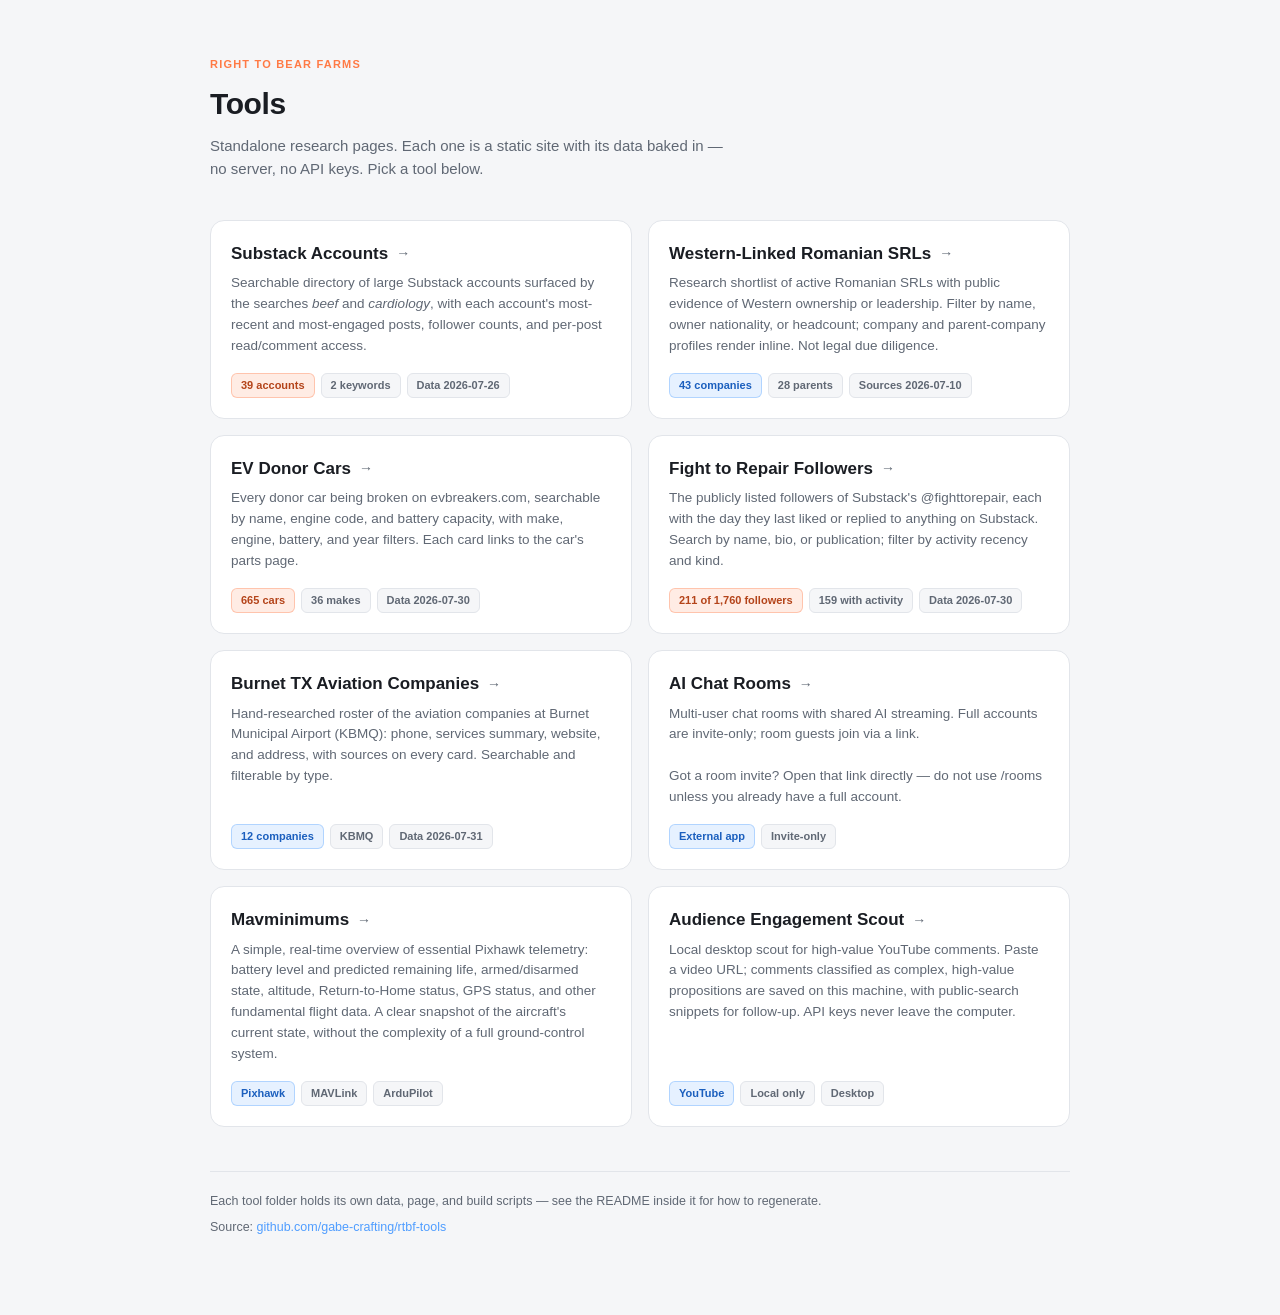
<file: index.html>
<!DOCTYPE html>
<html lang="en">
<head>
<meta charset="utf-8">
<meta name="viewport" content="width=device-width, initial-scale=1">
<title>RTBF Tools</title>
<style>
  :root{
    --bg:#0f1115; --card:#181b22; --card2:#1f232c; --line:#2a2f3a;
    --text:#e8eaed; --muted:#9aa3af; --accent:#ff7a45; --accent2:#4f9dff;
  }
  @media (prefers-color-scheme: light){
    :root{--bg:#f5f6f8;--card:#fff;--card2:#f0f2f5;--line:#e2e5ea;--text:#1a1d23;--muted:#606874;}
  }
  *{box-sizing:border-box}
  body{margin:0;background:var(--bg);color:var(--text);
    font:15px/1.55 -apple-system,BlinkMacSystemFont,"Segoe UI",Roboto,Helvetica,Arial,sans-serif}
  .wrap{max-width:900px;margin:0 auto;padding:56px 20px 72px}
  .eyebrow{font-size:11px;text-transform:uppercase;letter-spacing:1.2px;color:var(--accent);
    font-weight:700;margin:0 0 8px}
  h1{font-size:30px;margin:0 0 6px;letter-spacing:-.4px}
  .sub{color:var(--muted);margin:0 0 40px;font-size:15px;max-width:62ch}

  .grid{display:grid;gap:16px}
  @media(min-width:700px){.grid{grid-template-columns:1fr 1fr}}

  .tool{display:flex;flex-direction:column;background:var(--card);border:1px solid var(--line);
    border-radius:14px;padding:20px;text-decoration:none;color:inherit;
    transition:border-color .15s,transform .15s,background .15s}
  .tool:hover{border-color:var(--accent2);background:var(--card2);transform:translateY(-2px)}
  .tool:focus-visible{outline:2px solid var(--accent2);outline-offset:2px}
  .tool h2{font-size:17px;margin:0 0 6px;display:flex;align-items:center;gap:8px}
  .tool h2 .arrow{color:var(--muted);font-size:14px;transition:transform .15s,color .15s}
  .tool:hover h2 .arrow{color:var(--accent2);transform:translateX(3px)}
  .tool p{margin:0 0 16px;color:var(--muted);font-size:13.5px;flex:1}

  .stats{display:flex;flex-wrap:wrap;gap:6px}
  .stat{font-size:11px;font-weight:600;padding:3px 9px;border-radius:6px;
    background:var(--card2);border:1px solid var(--line);color:var(--muted);
    font-variant-numeric:tabular-nums;white-space:nowrap}
  @media (prefers-color-scheme: light){.stat{background:var(--bg)}}
  .stat.beef{background:rgba(255,122,69,.14);border-color:rgba(255,122,69,.35);color:var(--accent)}
  .stat.blue{background:rgba(79,157,255,.14);border-color:rgba(79,157,255,.35);color:var(--accent2)}
  @media (prefers-color-scheme: light){
    .stat.beef{color:#b4441a}
    .stat.blue{color:#1b5fbe}
  }

  .foot{margin-top:44px;padding-top:20px;border-top:1px solid var(--line);
    color:var(--muted);font-size:12.5px}
  .foot a{color:var(--accent2);text-decoration:none}
  .foot a:hover{text-decoration:underline}
  .foot p{margin:0 0 6px}
</style>
</head>
<body>
<div class="wrap">
  <p class="eyebrow">Right to Bear Farms</p>
  <h1>Tools</h1>
  <p class="sub">Standalone research pages. Each one is a static site with its data
    baked in &mdash; no server, no API keys. Pick a tool below.</p>

  <div class="grid">

    <a class="tool" href="substack-accounts/index.html">
      <h2>Substack Accounts <span class="arrow" aria-hidden="true">&rarr;</span></h2>
      <p>Searchable directory of large Substack accounts surfaced by the searches
         <em>beef</em> and <em>cardiology</em>, with each account's most-recent and
         most-engaged posts, follower counts, and per-post read/comment access.</p>
      <div class="stats">
        <span class="stat beef">39 accounts</span>
        <span class="stat">2 keywords</span>
        <span class="stat">Data 2026-07-26</span>
      </div>
    </a>

    <a class="tool" href="romanian-western-companies/index.html">
      <h2>Western-Linked Romanian SRLs <span class="arrow" aria-hidden="true">&rarr;</span></h2>
      <p>Research shortlist of active Romanian SRLs with public evidence of Western
         ownership or leadership. Filter by name, owner nationality, or headcount;
         company and parent-company profiles render inline. Not legal due diligence.</p>
      <div class="stats">
        <span class="stat blue">43 companies</span>
        <span class="stat">28 parents</span>
        <span class="stat">Sources 2026-07-10</span>
      </div>
    </a>

    <a class="tool" href="ev-donor-cars/index.html">
      <h2>EV Donor Cars <span class="arrow" aria-hidden="true">&rarr;</span></h2>
      <p>Every donor car being broken on evbreakers.com, searchable by name,
         engine code, and battery capacity, with make, engine, battery, and year
         filters. Each card links to the car's parts page.</p>
      <div class="stats">
        <span class="stat beef">665 cars</span>
        <span class="stat">36 makes</span>
        <span class="stat">Data 2026-07-30</span>
      </div>
    </a>

    <a class="tool" href="fighttorepair-followers/index.html">
      <h2>Fight to Repair Followers <span class="arrow" aria-hidden="true">&rarr;</span></h2>
      <p>The publicly listed followers of Substack's @fighttorepair, each with the
         day they last liked or replied to anything on Substack. Search by name,
         bio, or publication; filter by activity recency and kind.</p>
      <div class="stats">
        <span class="stat beef">211 of 1,760 followers</span>
        <span class="stat">159 with activity</span>
        <span class="stat">Data 2026-07-30</span>
      </div>
    </a>

    <a class="tool" href="burnet-aviation/index.html">
      <h2>Burnet TX Aviation Companies <span class="arrow" aria-hidden="true">&rarr;</span></h2>
      <p>Hand-researched roster of the aviation companies at Burnet Municipal
         Airport (KBMQ): phone, services summary, website, and address, with
         sources on every card. Searchable and filterable by type.</p>
      <div class="stats">
        <span class="stat blue">12 companies</span>
        <span class="stat">KBMQ</span>
        <span class="stat">Data 2026-07-31</span>
      </div>
    </a>

    <a class="tool" href="https://ai-chat-rooms-tau.vercel.app/">
      <h2>AI Chat Rooms <span class="arrow" aria-hidden="true">&rarr;</span></h2>
      <p>Multi-user chat rooms with shared AI streaming. Full accounts are
         invite-only; room guests join via a link.<br><br>
         Got a room invite? Open that link directly &mdash; do not use /rooms
         unless you already have a full account.</p>
      <div class="stats">
        <span class="stat blue">External app</span>
        <span class="stat">Invite-only</span>
      </div>
    </a>

    <a class="tool" href="mavminimums/index.html">
      <h2>Mavminimums <span class="arrow" aria-hidden="true">&rarr;</span></h2>
      <p>A simple, real-time overview of essential Pixhawk telemetry: battery
         level and predicted remaining life, armed/disarmed state, altitude,
         Return-to-Home status, GPS status, and other fundamental flight data.
         A clear snapshot of the aircraft's current state, without the
         complexity of a full ground-control system.</p>
      <div class="stats">
        <span class="stat blue">Pixhawk</span>
        <span class="stat">MAVLink</span>
        <span class="stat">ArduPilot</span>
      </div>
    </a>

    <a class="tool">
      <h2>Audience Engagement Scout <span class="arrow" aria-hidden="true">&rarr;</span></h2>
      <p>Local desktop scout for high-value YouTube comments. Paste a video URL;
         comments classified as complex, high-value propositions are saved on
         this machine, with public-search snippets for follow-up. API keys never
         leave the computer.</p>
      <div class="stats">
        <span class="stat blue">YouTube</span>
        <span class="stat">Local only</span>
        <span class="stat">Desktop</span>
      </div>
    </a>

  </div>

  <div class="foot">
    <p>Each tool folder holds its own data, page, and build scripts &mdash; see the
       README inside it for how to regenerate.</p>
    <p>Source: <a href="https://github.com/gabe-crafting/rtbf-tools">github.com/gabe-crafting/rtbf-tools</a></p>
  </div>
</div>
</body>
</html>
</file>
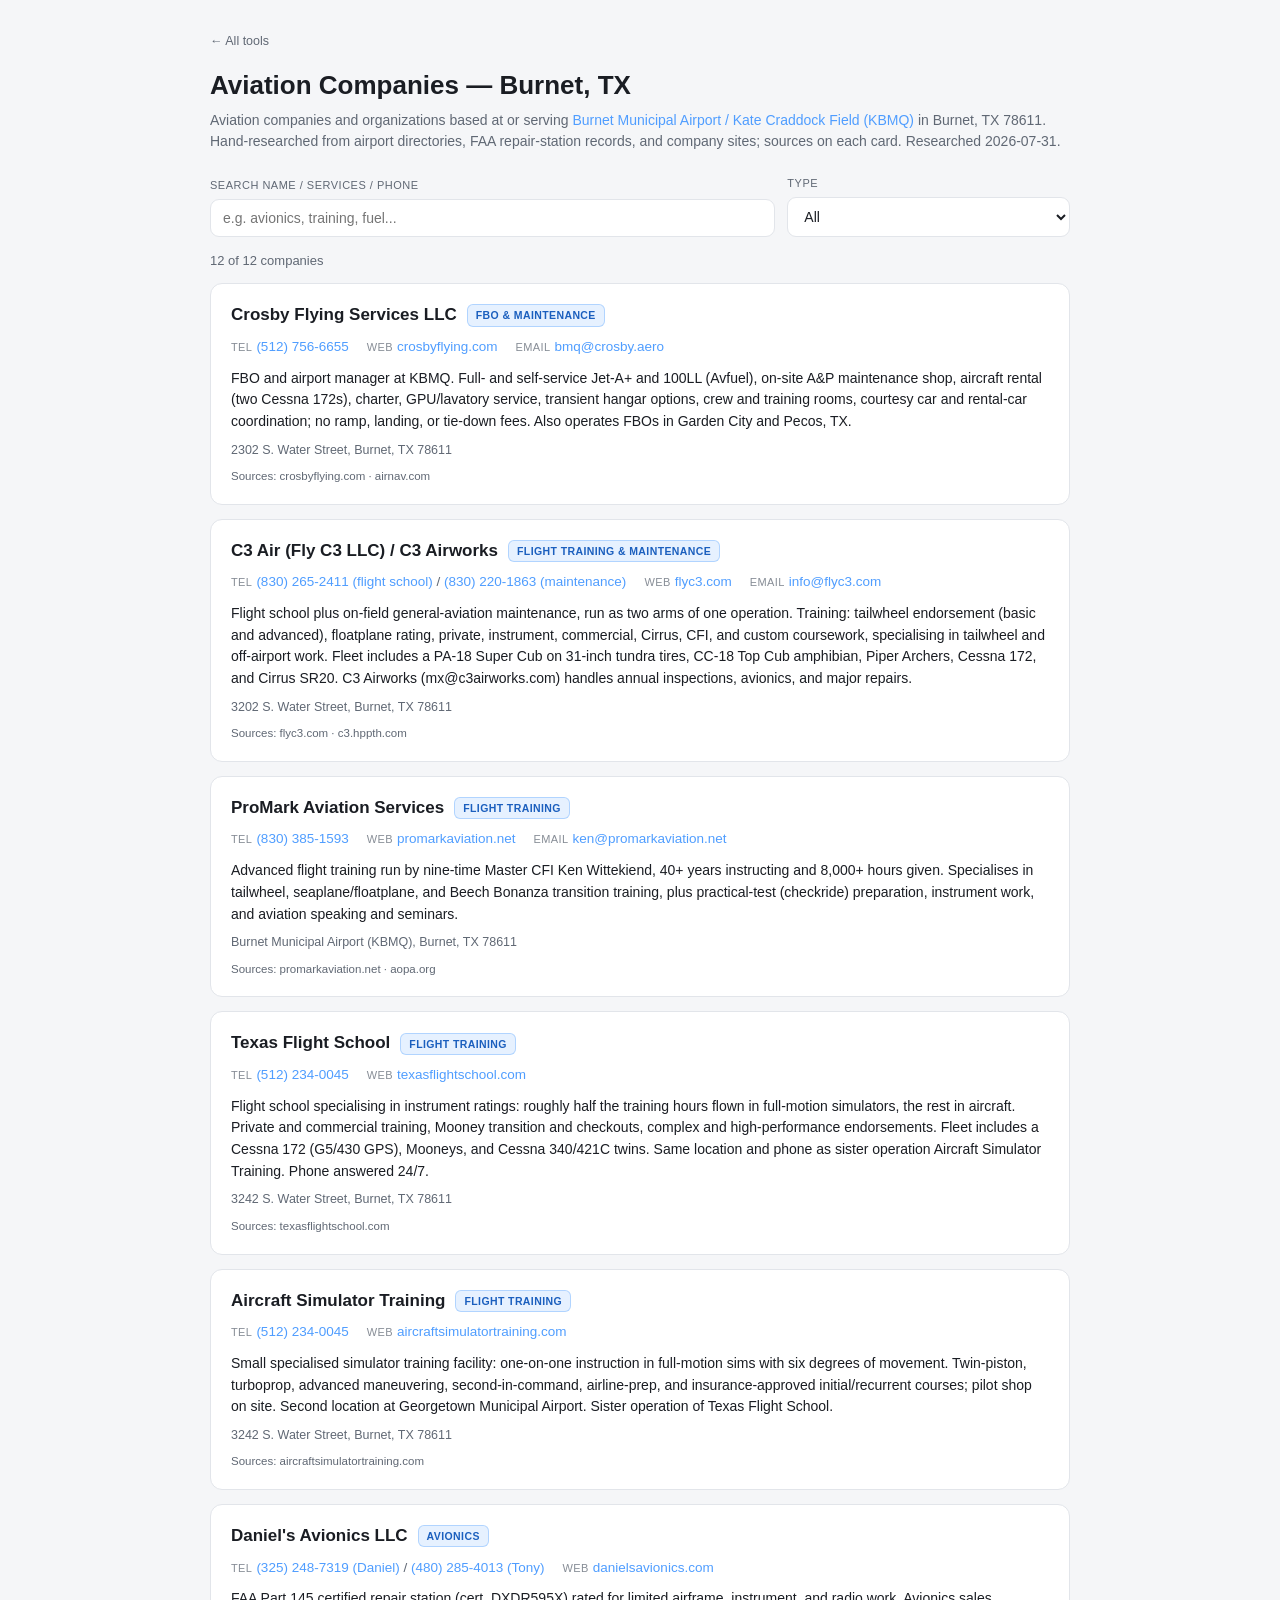
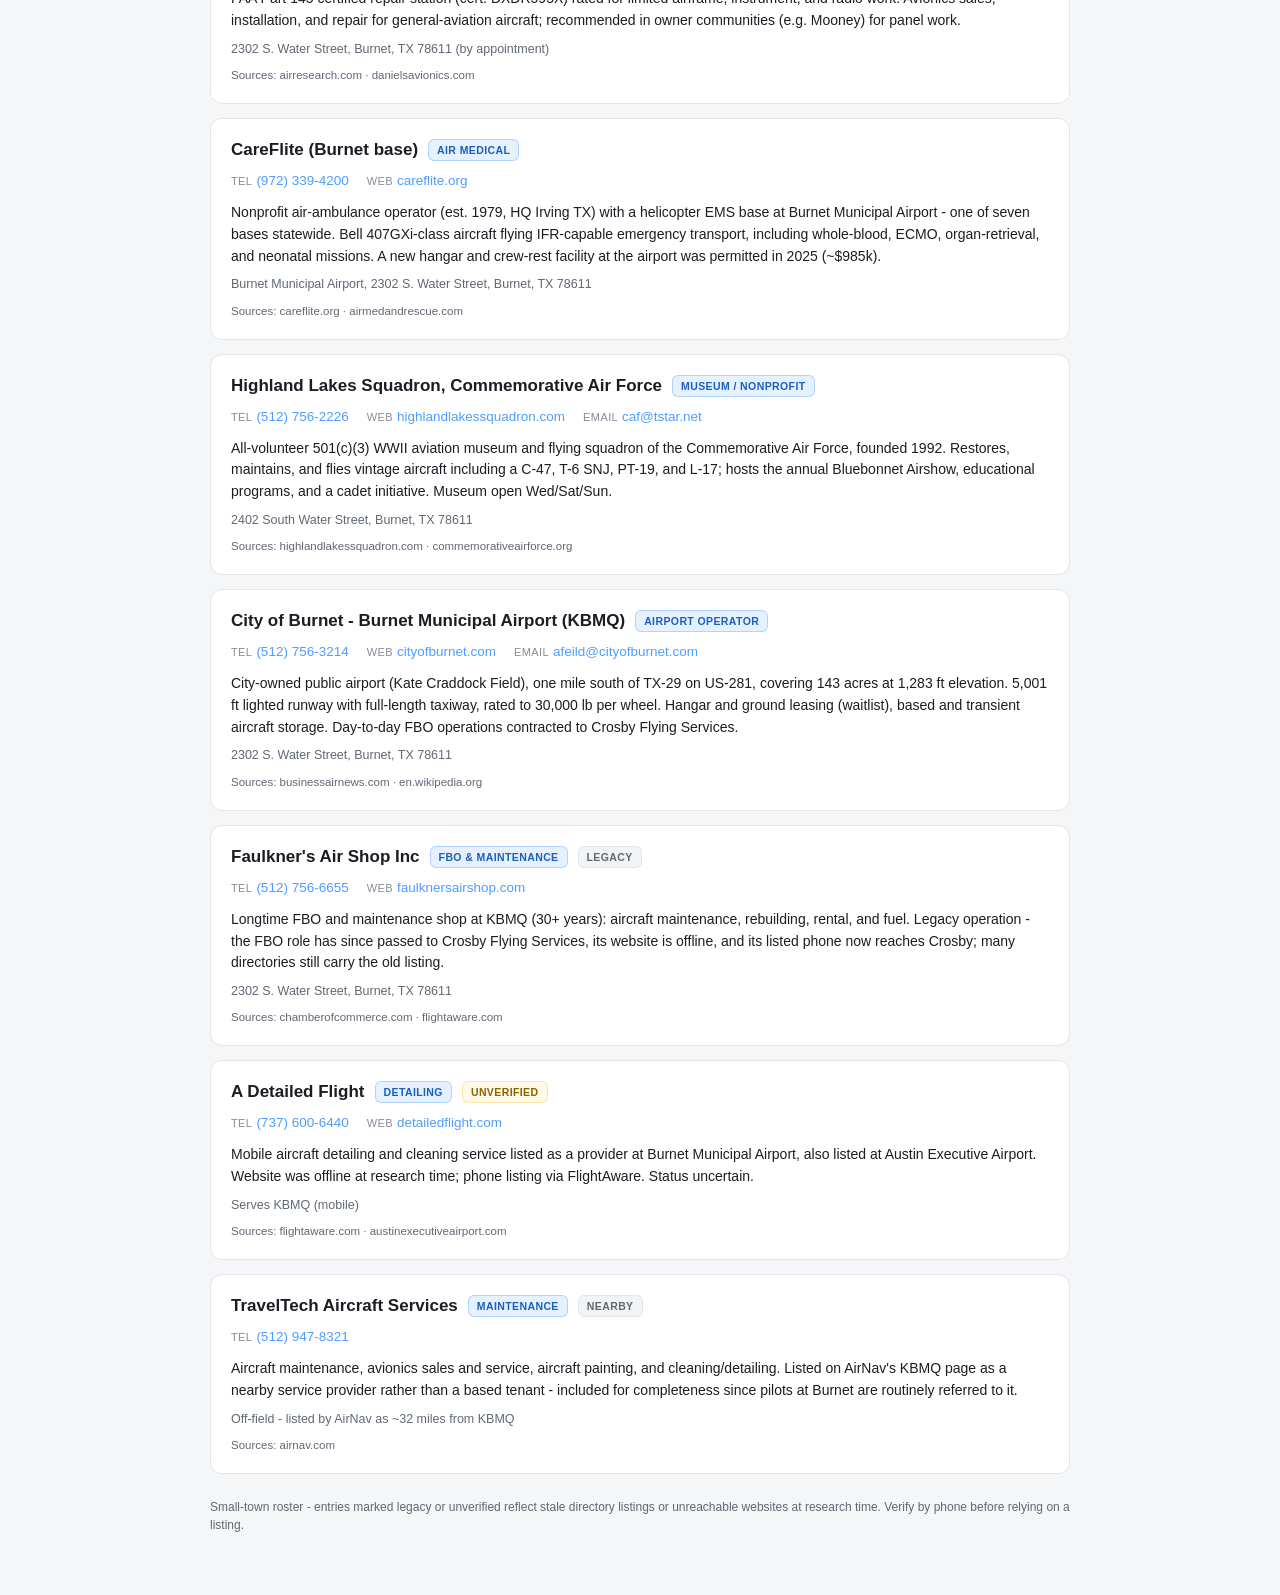
<file: burnet-aviation/index.html>
<!DOCTYPE html>
<html lang="en">
<head>
<meta charset="utf-8">
<meta name="viewport" content="width=device-width, initial-scale=1">
<title>Aviation Companies - Burnet, TX</title>
<style>
  :root{
    --bg:#0f1115; --card:#181b22; --card2:#1f232c; --line:#2a2f3a;
    --text:#e8eaed; --muted:#9aa3af; --accent:#ff7a45; --accent2:#4f9dff;
    --green:#3ecf8e; --yellow:#f5c542;
  }
  @media (prefers-color-scheme: light){
    :root{--bg:#f5f6f8;--card:#fff;--card2:#f0f2f5;--line:#e2e5ea;--text:#1a1d23;--muted:#606874;
      --green:#0f7a4d;--yellow:#8a6300;}
  }
  *{box-sizing:border-box}
  body{margin:0;background:var(--bg);color:var(--text);font:15px/1.55 -apple-system,BlinkMacSystemFont,"Segoe UI",Roboto,Helvetica,Arial,sans-serif}
  .wrap{max-width:900px;margin:0 auto;padding:28px 20px 60px}
  h1{font-size:26px;margin:0 0 4px}
  .sub{color:var(--muted);margin:0 0 22px;font-size:14px}
  .sub a{color:var(--accent2);text-decoration:none}
  .sub a:hover{text-decoration:underline}
  .home{display:inline-block;margin-bottom:14px;color:var(--muted);text-decoration:none;font-size:12.5px}
  .home:hover{color:var(--accent2);text-decoration:underline}

  .controls{display:grid;grid-template-columns:2fr 1fr;gap:12px;align-items:end;margin-bottom:8px}
  @media(max-width:560px){.controls{grid-template-columns:1fr}}
  .fld{display:flex;flex-direction:column;gap:5px}
  .fld label{font-size:11px;text-transform:uppercase;letter-spacing:.5px;color:var(--muted)}
  input[type=search],select{background:var(--card);border:1px solid var(--line);color:var(--text);
    border-radius:9px;padding:10px 12px;font-size:14px;outline:none;width:100%}
  input[type=search]:focus,select:focus{border-color:var(--accent)}
  .meta{display:flex;justify-content:space-between;align-items:center;margin:14px 0 12px;color:var(--muted);font-size:13px}

  .co{background:var(--card);border:1px solid var(--line);border-radius:12px;padding:18px 20px;margin-bottom:14px}
  .co:hover{border-color:var(--accent2)}
  .co h2{font-size:17px;margin:0 0 2px;display:flex;align-items:center;gap:10px;flex-wrap:wrap}
  .type{font-size:10.5px;font-weight:700;padding:2px 8px;border-radius:6px;text-transform:uppercase;
    letter-spacing:.4px;background:rgba(79,157,255,.14);border:1px solid rgba(79,157,255,.35);color:var(--accent2)}
  .type.legacy{background:rgba(154,163,175,.13);border-color:var(--line);color:var(--muted)}
  .type.unverified{background:rgba(245,197,66,.13);border-color:rgba(245,197,66,.35);color:var(--yellow)}
  .type.nearby{background:rgba(154,163,175,.13);border-color:var(--line);color:var(--muted)}
  @media (prefers-color-scheme: light){.type{color:#1b5fbe}}
  .contact{display:flex;flex-wrap:wrap;gap:6px 18px;margin:8px 0 10px;font-size:13.5px;color:var(--muted)}
  .contact a{color:var(--accent2);text-decoration:none}
  .contact a:hover{text-decoration:underline}
  .contact .lbl{color:var(--muted);opacity:.75;margin-right:4px;font-size:11px;text-transform:uppercase;letter-spacing:.4px}
  .svc{margin:0;color:var(--text);font-size:14px}
  .addr{color:var(--muted);font-size:12.5px;margin-top:8px}
  .src{margin-top:8px;font-size:11.5px;color:var(--muted)}
  .src a{color:var(--muted);text-decoration:none}
  .src a:hover{color:var(--accent2);text-decoration:underline}
  .empty{padding:40px;text-align:center;color:var(--muted)}
  .foot{margin-top:24px;color:var(--muted);font-size:12px}
</style>
</head>
<body>
<div class="wrap">
  <a class="home" href="../index.html">&larr; All tools</a>
  <h1>Aviation Companies &mdash; Burnet, TX</h1>
  <p class="sub" id="sub"></p>

  <div class="controls">
    <div class="fld">
      <label>Search name / services / phone</label>
      <input id="q" type="search" placeholder="e.g. avionics, training, fuel..." autocomplete="off">
    </div>
    <div class="fld">
      <label>Type</label>
      <select id="type"><option value="">All</option></select>
    </div>
  </div>

  <div class="meta"><div id="count"></div></div>

  <div id="list"></div>
  <div class="empty" id="empty" hidden>No companies match.</div>

  <div class="foot" id="foot"></div>
</div>

<script id="companies-data" type="application/json">
{"place":"Burnet, TX 78611","airport":"Burnet Municipal Airport / Kate Craddock Field (KBMQ)","researched":"2026-07-31","companies":[{"name":"Crosby Flying Services LLC","type":"FBO & Maintenance","phone":"(512) 756-6655","email":"bmq@crosby.aero","address":"2302 S. Water Street, Burnet, TX 78611","website":"https://www.crosbyflying.com","services":"FBO and airport manager at KBMQ. Full- and self-service Jet-A+ and 100LL (Avfuel), on-site A&P maintenance shop, aircraft rental (two Cessna 172s), charter, GPU/lavatory service, transient hangar options, crew and training rooms, courtesy car and rental-car coordination; no ramp, landing, or tie-down fees. Also operates FBOs in Garden City and Pecos, TX.","status":"active","sources":["https://www.crosbyflying.com/burnet-1","http://www.airnav.com/airport/kbmq"]},{"name":"C3 Air (Fly C3 LLC) / C3 Airworks","type":"Flight Training & Maintenance","phone":"(830) 265-2411 (flight school) / (830) 220-1863 (maintenance)","email":"info@flyc3.com","address":"3202 S. Water Street, Burnet, TX 78611","website":"https://www.flyc3.com","services":"Flight school plus on-field general-aviation maintenance, run as two arms of one operation. Training: tailwheel endorsement (basic and advanced), floatplane rating, private, instrument, commercial, Cirrus, CFI, and custom coursework, specialising in tailwheel and off-airport work. Fleet includes a PA-18 Super Cub on 31-inch tundra tires, CC-18 Top Cub amphibian, Piper Archers, Cessna 172, and Cirrus SR20. C3 Airworks (mx@c3airworks.com) handles annual inspections, avionics, and major repairs.","status":"active","sources":["https://www.flyc3.com/about-c3","https://c3.hppth.com/"]},{"name":"ProMark Aviation Services","type":"Flight Training","phone":"(830) 385-1593","email":"ken@promarkaviation.net","address":"Burnet Municipal Airport (KBMQ), Burnet, TX 78611","website":"https://www.promarkaviation.net","services":"Advanced flight training run by nine-time Master CFI Ken Wittekiend, 40+ years instructing and 8,000+ hours given. Specialises in tailwheel, seaplane/floatplane, and Beech Bonanza transition training, plus practical-test (checkride) preparation, instrument work, and aviation speaking and seminars.","status":"active","sources":["https://www.promarkaviation.net","https://www.aopa.org/destinations/business/29971"]},{"name":"Texas Flight School","type":"Flight Training","phone":"(512) 234-0045","email":null,"address":"3242 S. Water Street, Burnet, TX 78611","website":"https://texasflightschool.com","services":"Flight school specialising in instrument ratings: roughly half the training hours flown in full-motion simulators, the rest in aircraft. Private and commercial training, Mooney transition and checkouts, complex and high-performance endorsements. Fleet includes a Cessna 172 (G5/430 GPS), Mooneys, and Cessna 340/421C twins. Same location and phone as sister operation Aircraft Simulator Training. Phone answered 24/7.","status":"active","sources":["https://texasflightschool.com/"]},{"name":"Aircraft Simulator Training","type":"Flight Training","phone":"(512) 234-0045","email":null,"address":"3242 S. Water Street, Burnet, TX 78611","website":"https://aircraftsimulatortraining.com","services":"Small specialised simulator training facility: one-on-one instruction in full-motion sims with six degrees of movement. Twin-piston, turboprop, advanced maneuvering, second-in-command, airline-prep, and insurance-approved initial/recurrent courses; pilot shop on site. Second location at Georgetown Municipal Airport. Sister operation of Texas Flight School.","status":"active","sources":["https://aircraftsimulatortraining.com/contact-us/"]},{"name":"Daniel's Avionics LLC","type":"Avionics","phone":"(325) 248-7319 (Daniel) / (480) 285-4013 (Tony)","email":null,"address":"2302 S. Water Street, Burnet, TX 78611 (by appointment)","website":"https://danielsavionics.com","services":"FAA Part 145 certified repair station (cert. DXDR595X) rated for limited airframe, instrument, and radio work. Avionics sales, installation, and repair for general-aviation aircraft; recommended in owner communities (e.g. Mooney) for panel work.","status":"active","sources":["https://www.airresearch.com/features/repair-stations/city/burnet-texas/","https://danielsavionics.com/contact"]},{"name":"CareFlite (Burnet base)","type":"Air Medical","phone":"(972) 339-4200","email":null,"address":"Burnet Municipal Airport, 2302 S. Water Street, Burnet, TX 78611","website":"https://careflite.org","services":"Nonprofit air-ambulance operator (est. 1979, HQ Irving TX) with a helicopter EMS base at Burnet Municipal Airport - one of seven bases statewide. Bell 407GXi-class aircraft flying IFR-capable emergency transport, including whole-blood, ECMO, organ-retrieval, and neonatal missions. A new hangar and crew-rest facility at the airport was permitted in 2025 (~$985k).","status":"active","sources":["https://careflite.org/helicopter-ems","https://www.airmedandrescue.com/latest/news/careflite-open-new-air-medical-base-texas"]},{"name":"Highland Lakes Squadron, Commemorative Air Force","type":"Museum / Nonprofit","phone":"(512) 756-2226","email":"caf@tstar.net","address":"2402 South Water Street, Burnet, TX 78611","website":"https://www.highlandlakessquadron.com","services":"All-volunteer 501(c)(3) WWII aviation museum and flying squadron of the Commemorative Air Force, founded 1992. Restores, maintains, and flies vintage aircraft including a C-47, T-6 SNJ, PT-19, and L-17; hosts the annual Bluebonnet Airshow, educational programs, and a cadet initiative. Museum open Wed/Sat/Sun.","status":"active","sources":["https://www.highlandlakessquadron.com/website-builder/contact-us","https://commemorativeairforce.org/units/40"]},{"name":"City of Burnet - Burnet Municipal Airport (KBMQ)","type":"Airport Operator","phone":"(512) 756-3214","email":"afeild@cityofburnet.com","address":"2302 S. Water Street, Burnet, TX 78611","website":"https://www.cityofburnet.com/airport","services":"City-owned public airport (Kate Craddock Field), one mile south of TX-29 on US-281, covering 143 acres at 1,283 ft elevation. 5,001 ft lighted runway with full-length taxiway, rated to 30,000 lb per wheel. Hangar and ground leasing (waitlist), based and transient aircraft storage. Day-to-day FBO operations contracted to Crosby Flying Services.","status":"active","sources":["https://www.businessairnews.com/hb_airportpage.html?recnum=7871","https://en.wikipedia.org/wiki/Burnet_Municipal_Airport"]},{"name":"Faulkner's Air Shop Inc","type":"FBO & Maintenance","phone":"(512) 756-6655","email":null,"address":"2302 S. Water Street, Burnet, TX 78611","website":"http://faulknersairshop.com","services":"Longtime FBO and maintenance shop at KBMQ (30+ years): aircraft maintenance, rebuilding, rental, and fuel. Legacy operation - the FBO role has since passed to Crosby Flying Services, its website is offline, and its listed phone now reaches Crosby; many directories still carry the old listing.","status":"legacy","sources":["https://www.chamberofcommerce.com/united-states/texas/burnet/aircraft-rental-service/6727813-faulkners-air-shop","https://www.flightaware.com/resources/airport/KBMQ/services"]},{"name":"A Detailed Flight","type":"Detailing","phone":"(737) 600-6440","email":null,"address":"Serves KBMQ (mobile)","website":"http://www.detailedflight.com","services":"Mobile aircraft detailing and cleaning service listed as a provider at Burnet Municipal Airport, also listed at Austin Executive Airport. Website was offline at research time; phone listing via FlightAware. Status uncertain.","status":"unverified","sources":["https://www.flightaware.com/resources/airport/KBMQ/services","https://www.austinexecutiveairport.com/hjc"]},{"name":"TravelTech Aircraft Services","type":"Maintenance","phone":"(512) 947-8321","email":null,"address":"Off-field - listed by AirNav as ~32 miles from KBMQ","website":null,"services":"Aircraft maintenance, avionics sales and service, aircraft painting, and cleaning/detailing. Listed on AirNav's KBMQ page as a nearby service provider rather than a based tenant - included for completeness since pilots at Burnet are routinely referred to it.","status":"nearby","sources":["http://www.airnav.com/airport/kbmq"]}]}
</script>

<script>
const DATA = JSON.parse(document.getElementById("companies-data").textContent);
const CO = DATA.companies;

const $ = (id) => document.getElementById(id);
const q = $("q"), typeSel = $("type");

for (const c of CO) c._hay = [c.name, c.type, c.services, c.phone, c.address].join(" ").toLowerCase();

for (const t of [...new Set(CO.map(c => c.type))]) {
  const o = document.createElement("option");
  o.value = t; o.textContent = t;
  typeSel.appendChild(o);
}

function esc(s) {
  return (s || "").replace(/[&<>"]/g, ch => ({ "&": "&amp;", "<": "&lt;", ">": "&gt;", '"': "&quot;" }[ch]));
}
function host(u) { try { return new URL(u).host.replace(/^www\./, ""); } catch { return u; } }

function cardHtml(c) {
  const badge = c.status === "active" ? "" : ` <span class="type ${c.status}">${c.status}</span>`;
  const phones = c.phone.split("/").map(p =>
    `<a href="tel:${p.replace(/[^+\d]/g, "")}">${esc(p.trim())}</a>`).join(" / ");
  return `<div class="co">
    <h2>${esc(c.name)} <span class="type">${esc(c.type)}</span>${badge}</h2>
    <div class="contact">
      <span><span class="lbl">Tel</span>${phones}</span>
      ${c.website ? `<span><span class="lbl">Web</span><a href="${c.website}" target="_blank" rel="noopener">${esc(host(c.website))}</a></span>` : ""}
      ${c.email ? `<span><span class="lbl">Email</span><a href="mailto:${c.email}">${esc(c.email)}</a></span>` : ""}
    </div>
    <p class="svc">${esc(c.services)}</p>
    <div class="addr">${esc(c.address)}</div>
    <div class="src">Sources: ${c.sources.map(s =>
      `<a href="${s}" target="_blank" rel="noopener">${esc(host(s))}</a>`).join(" &middot; ")}</div>
  </div>`;
}

function render() {
  const terms = q.value.trim().toLowerCase().split(/\s+/).filter(Boolean);
  const list = CO.filter(c =>
    (!typeSel.value || c.type === typeSel.value) &&
    terms.every(t => c._hay.includes(t)));
  $("list").innerHTML = list.map(cardHtml).join("");
  $("empty").hidden = list.length > 0;
  $("count").textContent = `${list.length} of ${CO.length} companies`;
}

q.addEventListener("input", render);
typeSel.addEventListener("change", render);

$("sub").innerHTML =
  `Aviation companies and organizations based at or serving ` +
  `<a href="https://en.wikipedia.org/wiki/Burnet_Municipal_Airport">${esc(DATA.airport)}</a> ` +
  `in ${esc(DATA.place)}. Hand-researched from airport directories, FAA repair-station ` +
  `records, and company sites; sources on each card. Researched ${DATA.researched}.`;
$("foot").textContent =
  "Small-town roster - entries marked legacy or unverified reflect stale directory " +
  "listings or unreachable websites at research time. Verify by phone before relying on a listing.";

render();
</script>
</body>
</html>
</file>
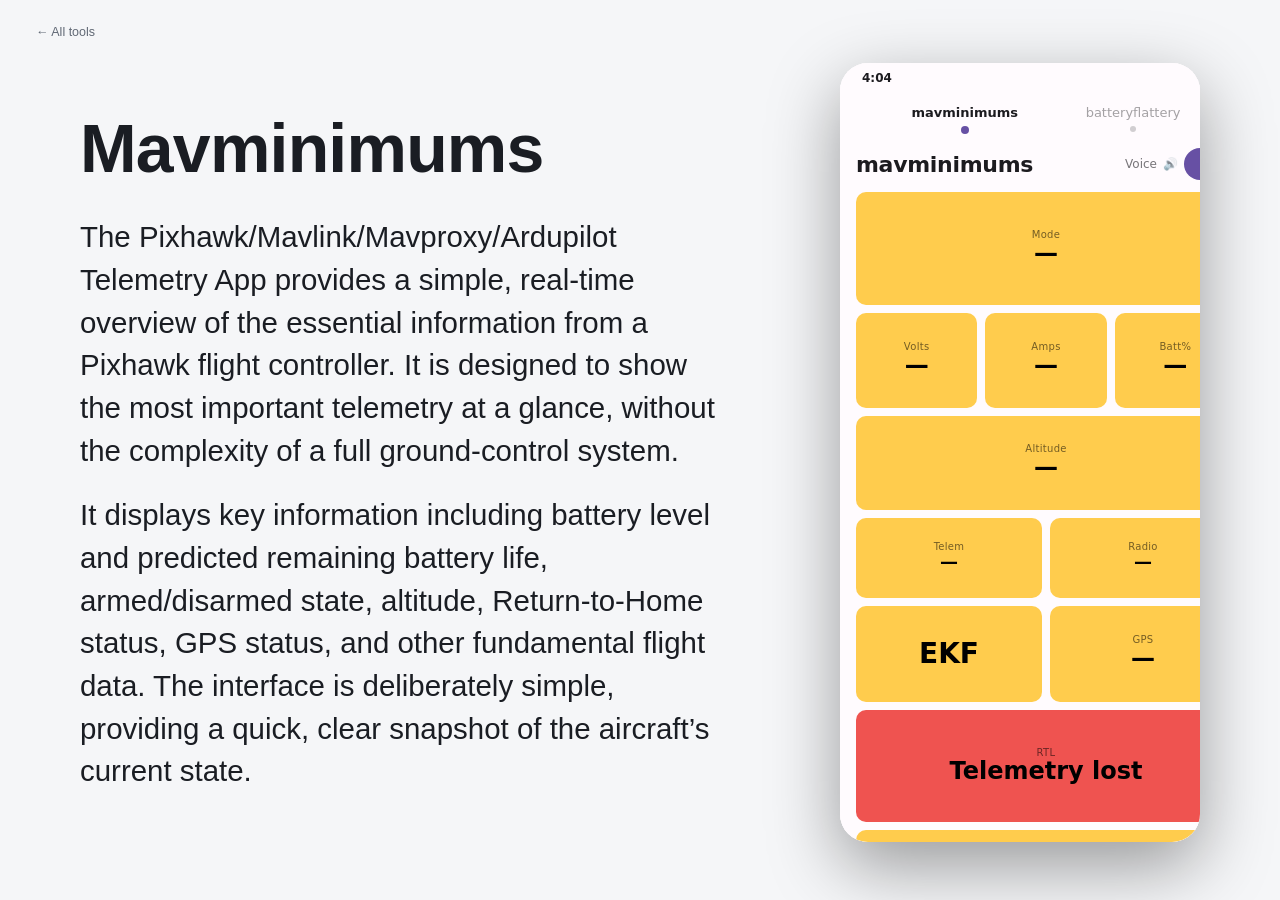
<file: mavminimums/index.html>
<!DOCTYPE html>
<html lang="en">
<head>
<meta charset="utf-8">
<meta name="viewport" content="width=device-width, initial-scale=1">
<title>Mavminimums</title>
<style>
  :root{
    --bg:#0f1115; --line:#2a2f3a;
    --text:#e8eaed; --muted:#9aa3af; --accent2:#4f9dff;
  }
  @media (prefers-color-scheme: light){
    :root{--bg:#f5f6f8;--line:#e2e5ea;--text:#1a1d23;--muted:#606874;}
  }
  *{box-sizing:border-box}
  html,body{height:100%}
  body{margin:0;background:var(--bg);color:var(--text);
    font:16px/1.6 -apple-system,BlinkMacSystemFont,"Segoe UI",Roboto,Helvetica,Arial,sans-serif}
  .page{min-height:100%;display:flex;flex-direction:column;padding:22px 36px 36px}
  .home{color:var(--muted);text-decoration:none;font-size:12.5px;align-self:flex-start}
  .home:hover{color:var(--accent2);text-decoration:underline}
  .slide{
    flex:1;display:grid;grid-template-columns:minmax(0,1.15fr) minmax(280px,390px);
    gap:56px;align-items:center;width:min(1120px,100%);margin:0 auto;
  }
  h1{font-size:clamp(48px,5.4vw,68px);line-height:1.05;letter-spacing:-.8px;margin:0 0 32px;font-weight:700}
  .copy p{margin:0 0 22px;font-size:clamp(24px,2.3vw,32px);line-height:1.45;max-width:22em}
  .copy p:last-child{margin-bottom:0}
  .demo{
    container-type:inline-size;
    width:min(360px,calc((100dvh - 80px) * 412 / 892));
    aspect-ratio:412 / 892;
    border-radius:28px;overflow:hidden;
    background:#FFFBFE;
    box-shadow:0 24px 70px rgba(0,0,0,.38);
    justify-self:end;
  }
  .demo iframe{
    width:412px;height:892px;border:0;display:block;
    transform:scale(calc(100cqw / 412px));transform-origin:top left;
  }
  @media (max-width:900px){
    .page{padding:18px 18px 28px}
    .slide{grid-template-columns:1fr;gap:32px;align-items:start;padding-top:22px}
    .demo{width:min(100%,340px);justify-self:center;margin-top:4px}
  }
</style>
</head>
<body>
<div class="page">
  <a class="home" href="../index.html">&larr; All tools</a>
  <main class="slide">
    <div class="copy">
      <h1>Mavminimums</h1>
      <p>The Pixhawk/Mavlink/Mavproxy/Ardupilot Telemetry App provides a simple, real-time overview of the essential information from a Pixhawk flight controller. It is designed to show the most important telemetry at a glance, without the complexity of a full ground-control system.</p>
      <p>It displays key information including battery level and predicted remaining battery life, armed/disarmed state, altitude, Return-to-Home status, GPS status, and other fundamental flight data. The interface is deliberately simple, providing a quick, clear snapshot of the aircraft’s current state.</p>
    </div>
    <div class="demo">
      <iframe src="demo.html" title="mavminimums live demo"></iframe>
    </div>
  </main>
</div>
</body>
</html>
</file>
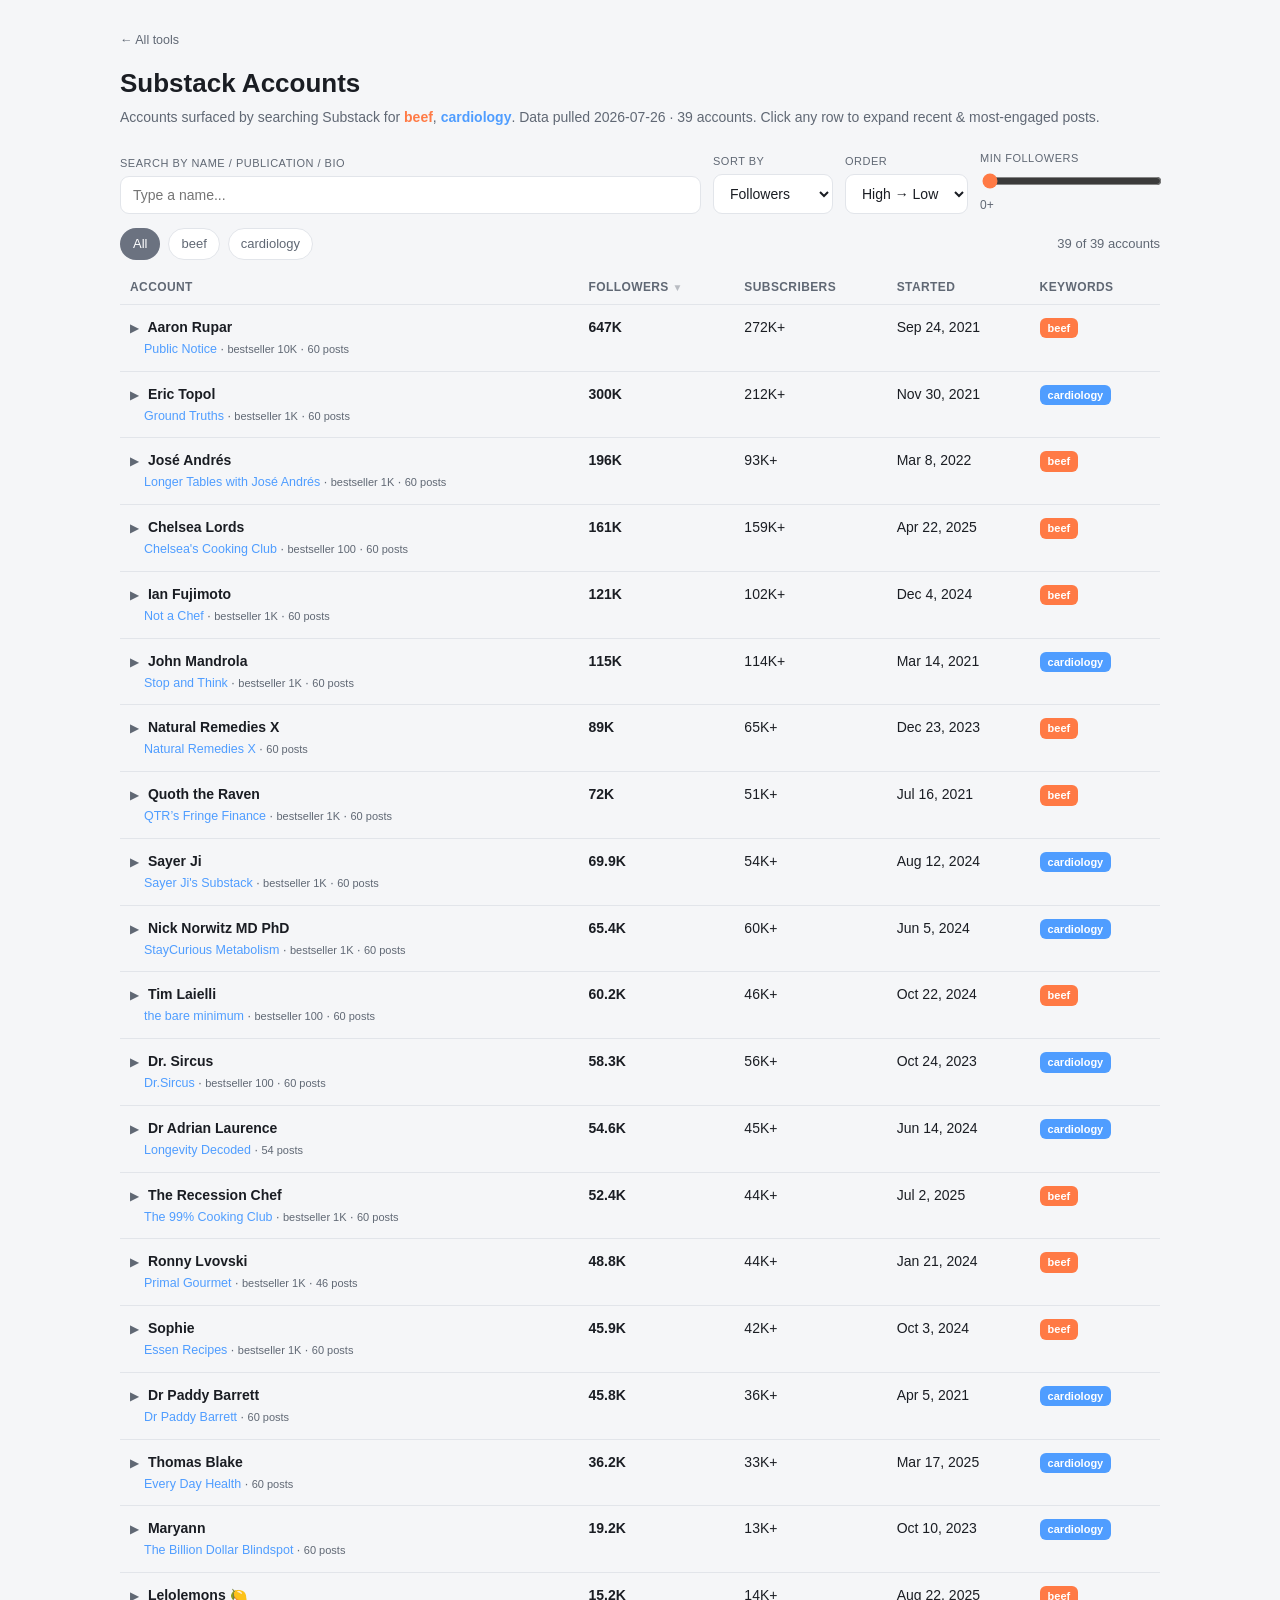
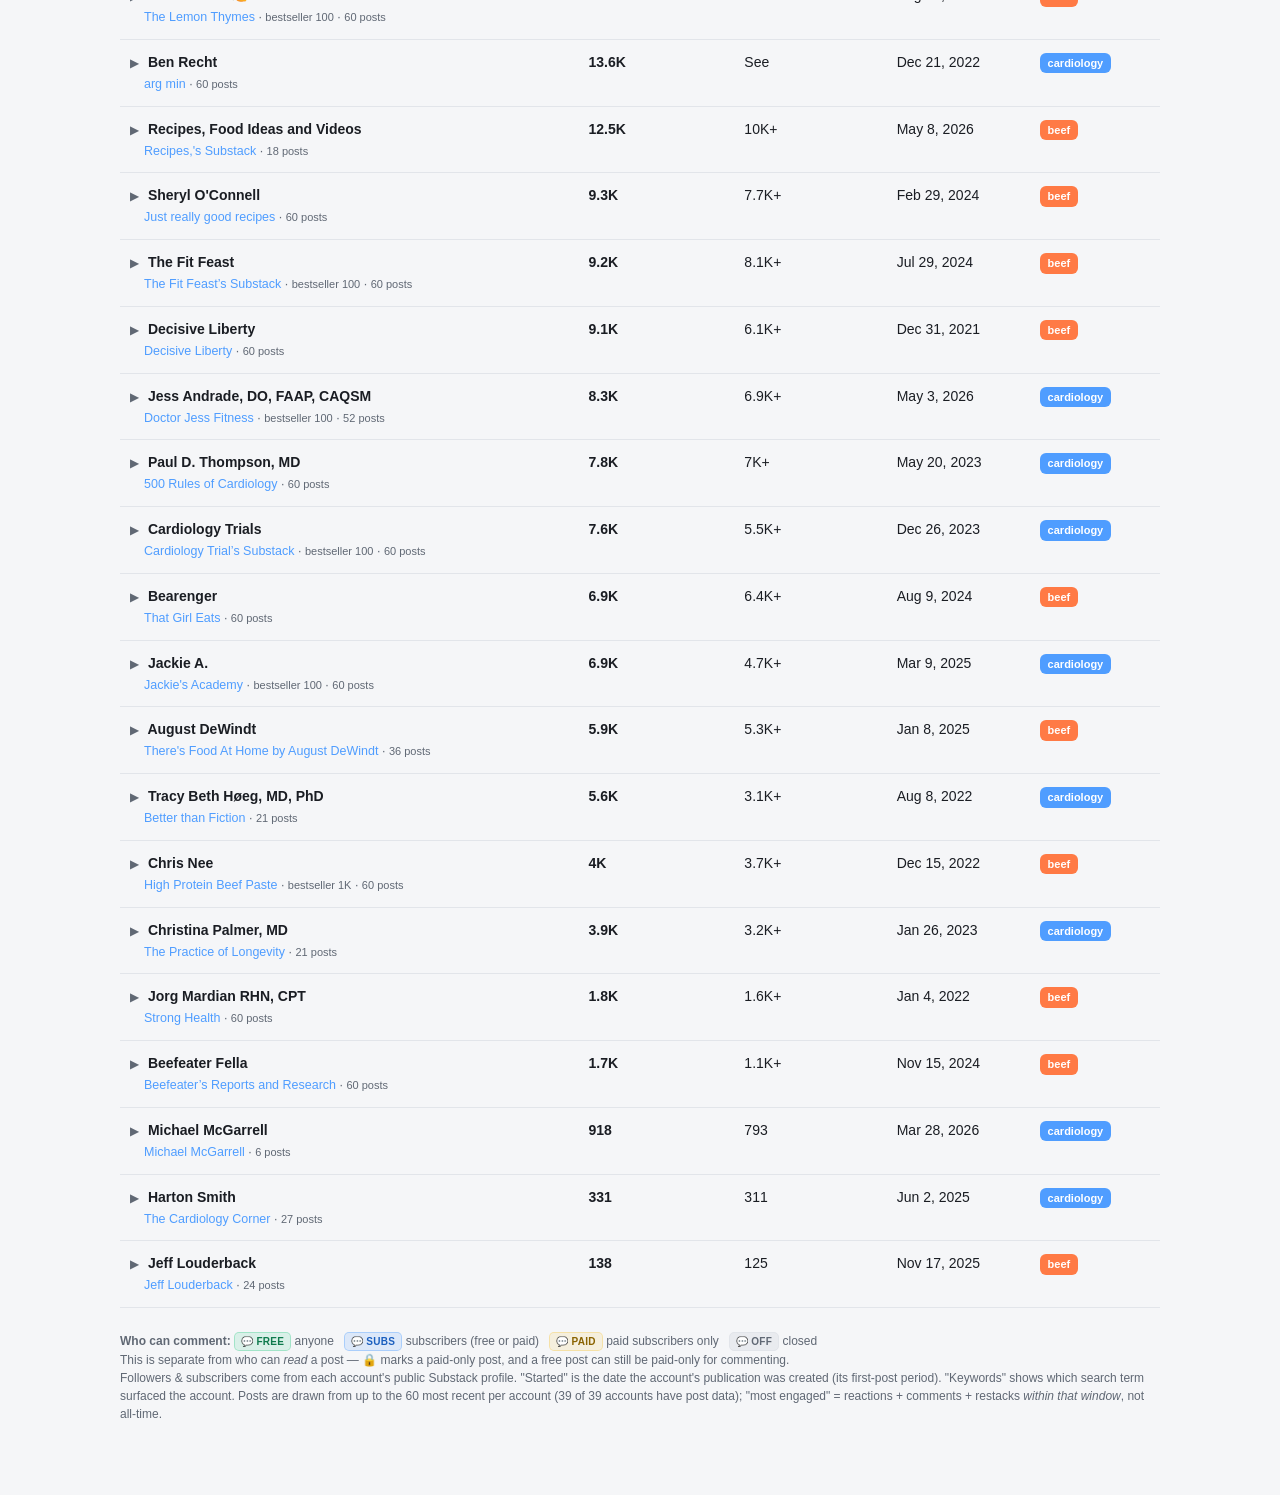
<file: substack-accounts/index.html>
<!DOCTYPE html>
<html lang="en">
<head>
<meta charset="utf-8">
<meta name="viewport" content="width=device-width, initial-scale=1">
<title>Substack Accounts - Beef & Cardiology</title>
<style>
  :root{
    --bg:#0f1115; --card:#181b22; --card2:#1f232c; --line:#2a2f3a;
    --text:#e8eaed; --muted:#9aa3af; --accent:#ff7a45; --accent2:#4f9dff;
  }
  @media (prefers-color-scheme: light){
    :root{--bg:#f5f6f8;--card:#fff;--card2:#f0f2f5;--line:#e2e5ea;--text:#1a1d23;--muted:#606874;}
  }
  *{box-sizing:border-box}
  body{margin:0;background:var(--bg);color:var(--text);font:15px/1.5 -apple-system,BlinkMacSystemFont,"Segoe UI",Roboto,Helvetica,Arial,sans-serif}
  .wrap{max-width:1080px;margin:0 auto;padding:28px 20px 60px}
  h1{font-size:26px;margin:0 0 4px}
  .sub{color:var(--muted);margin:0 0 22px;font-size:14px}
  .controls{display:grid;grid-template-columns:1fr auto auto auto;gap:12px;align-items:end;margin-bottom:8px}
  @media(max-width:760px){.controls{grid-template-columns:1fr 1fr}}
  .fld{display:flex;flex-direction:column;gap:5px}
  .fld label{font-size:11px;text-transform:uppercase;letter-spacing:.5px;color:var(--muted)}
  input[type=search],select{background:var(--card);border:1px solid var(--line);color:var(--text);
    border-radius:9px;padding:10px 12px;font-size:14px;outline:none;width:100%}
  input[type=search]:focus,select:focus{border-color:var(--accent)}
  .rangewrap{display:flex;flex-direction:column;gap:5px;min-width:180px}
  .rangewrap .val{font-size:12px;color:var(--muted)}
  input[type=range]{accent-color:var(--accent);width:100%}
  .meta{display:flex;justify-content:space-between;align-items:center;margin:14px 0 10px;color:var(--muted);font-size:13px;flex-wrap:wrap;gap:8px}
  .chips{display:flex;gap:8px;flex-wrap:wrap}
  .chip{border:1px solid var(--line);background:var(--card);border-radius:20px;padding:5px 12px;cursor:pointer;font-size:13px;color:var(--muted)}
  .chip.on{color:#fff;border-color:transparent}
  .chip.on[data-k="__all__"]{background:#6b7280}
  .kw.beef{background:#ff7a45}
  .chip.on[data-k="beef"]{background:#ff7a45}
  .kw.cardiology{background:#4f9dff}
  .chip.on[data-k="cardiology"]{background:#4f9dff}
  table{width:100%;border-collapse:collapse;font-size:14px}
  thead th{text-align:left;color:var(--muted);font-weight:600;font-size:12px;text-transform:uppercase;
    letter-spacing:.4px;padding:8px 10px;border-bottom:1px solid var(--line);cursor:pointer;white-space:nowrap}
  thead th .ar{opacity:.4;font-size:10px}
  tbody td{padding:12px 10px;border-bottom:1px solid var(--line);vertical-align:top}
  tr.main.expandable{cursor:pointer}
  tr.main.expandable:hover{background:var(--card2)}
  tr.main.open{background:var(--card2)}
  .caret{display:inline-block;width:14px;color:var(--muted);transition:transform .15s;font-size:11px}
  tr.main.open .caret{transform:rotate(90deg);color:var(--accent2)}
  .nm{font-weight:600}
  .nm a{color:inherit;text-decoration:none}
  .nm a:hover{text-decoration:underline}
  .pub{color:var(--muted);font-size:12.5px;margin-top:2px;padding-left:14px}
  .pub a{color:var(--accent2);text-decoration:none}
  .num{font-variant-numeric:tabular-nums;white-space:nowrap}
  .big{font-weight:600}
  .kw{display:inline-block;font-size:11px;font-weight:600;padding:2px 8px;border-radius:6px;color:#fff;margin:0 4px 3px 0}
  .tier{font-size:11px;color:var(--muted)}
  .empty{padding:40px;text-align:center;color:var(--muted)}
  .foot{margin-top:24px;color:var(--muted);font-size:12px}
  tr.detail>td{padding:0;border-bottom:1px solid var(--line);background:var(--bg)}
  .acc{display:grid;grid-template-columns:1fr 1fr;gap:0}
  @media(max-width:720px){.acc{grid-template-columns:1fr}}
  .panel{padding:14px 16px}
  .panel+.panel{border-left:1px solid var(--line)}
  @media(max-width:720px){.panel+.panel{border-left:none;border-top:1px solid var(--line)}}
  .panel h4{margin:0 0 10px;font-size:12px;text-transform:uppercase;letter-spacing:.5px;color:var(--muted)}
  .post{padding:7px 0;border-bottom:1px dashed var(--line)}
  .post:last-child{border-bottom:none}
  .post a{color:var(--text);text-decoration:none;font-weight:500;font-size:13.5px;line-height:1.35;display:block}
  .post a:hover{color:var(--accent2)}
  .post .pmeta{font-size:11.5px;color:var(--muted);margin-top:3px;font-variant-numeric:tabular-nums}
  .post .pmeta .g{margin-right:9px}
  .lock{opacity:.55;font-size:10px}
  .rank{display:inline-block;min-width:16px;color:var(--muted);font-weight:700;font-size:11px}
  /* who may comment on a post -- independent of who may read it */
  .cacc{display:inline-block;font-size:10px;font-weight:700;padding:1px 6px;border-radius:5px;
    text-transform:uppercase;letter-spacing:.3px;white-space:nowrap}
  .cacc.everyone{background:rgba(62,207,142,.15);color:#3ecf8e;border:1px solid rgba(62,207,142,.35)}
  .cacc.subscribers{background:rgba(79,157,255,.15);color:#4f9dff;border:1px solid rgba(79,157,255,.35)}
  .cacc.paid{background:rgba(245,197,66,.15);color:#f5c542;border:1px solid rgba(245,197,66,.35)}
  .cacc.none,.cacc.unknown{background:rgba(154,163,175,.13);color:var(--muted);border:1px solid var(--line)}
  @media (prefers-color-scheme: light){
    .cacc.everyone{color:#0f7a4d}
    .cacc.subscribers{color:#1b5fbe}
    .cacc.paid{color:#8a6300}
  }
  .legend{display:inline-block;margin-right:10px}
  .home{display:inline-block;margin-bottom:14px;color:var(--muted);text-decoration:none;font-size:12.5px}
  .home:hover{color:var(--accent2);text-decoration:underline}
</style>
</head>
<body>
<div class="wrap">
  <a class="home" href="../index.html">&larr; All tools</a>
  <h1>Substack Accounts</h1>
  <p class="sub">Accounts surfaced by searching Substack for <b style="color:#ff7a45">beef</b>, <b style="color:#4f9dff">cardiology</b>. Data pulled 2026-07-26 &middot; 39 accounts. Click any row to expand recent &amp; most-engaged posts.</p>

  <div class="controls">
    <div class="fld">
      <label>Search by name / publication / bio</label>
      <input id="q" type="search" placeholder="Type a name..." autocomplete="off">
    </div>
    <div class="fld">
      <label>Sort by</label>
      <select id="sort">
        <option value="followers">Followers</option>
        <option value="subscribers_number">Subscribers</option>
        <option value="started">Start date</option>
        <option value="name">Name</option>
      </select>
    </div>
    <div class="fld">
      <label>Order</label>
      <select id="order"><option value="desc">High &rarr; Low</option><option value="asc">Low &rarr; High</option></select>
    </div>
    <div class="rangewrap fld">
      <label>Min followers</label>
      <input id="minf" type="range" min="0" max="646500" step="129300" value="0">
      <span class="val" id="minfval">0+</span>
    </div>
  </div>

  <div class="meta">
    <div class="chips" id="chips"><span class="chip on" data-k="__all__">All</span><span class="chip" data-k="beef">beef</span><span class="chip" data-k="cardiology">cardiology</span></div>
    <div id="count"></div>
  </div>

  <table>
    <thead><tr>
      <th data-s="name">Account <span class="ar"></span></th>
      <th data-s="followers">Followers <span class="ar"></span></th>
      <th data-s="subscribers_number">Subscribers <span class="ar"></span></th>
      <th data-s="started">Started <span class="ar"></span></th>
      <th data-s="keywords">Keywords <span class="ar"></span></th>
    </tr></thead>
    <tbody id="rows"></tbody>
  </table>
  <div class="empty" id="empty" style="display:none">No accounts match your filters.</div>

  <p class="foot"><b>Who can comment:</b> <span class="legend"><span class="cacc everyone">&#128172; free</span> anyone</span><span class="legend"><span class="cacc subscribers">&#128172; subs</span> subscribers (free or paid)</span><span class="legend"><span class="cacc paid">&#128172; paid</span> paid subscribers only</span><span class="legend"><span class="cacc none">&#128172; off</span> closed</span><br>This is separate from who can <em>read</em> a post &mdash; &#128274; marks a paid-only post, and a free post can still be paid-only for commenting.<br>Followers &amp; subscribers come from each account's public Substack profile. &quot;Started&quot; is the date the account's publication was created (its first-post period). &quot;Keywords&quot; shows which search term surfaced the account. Posts are drawn from up to the 60 most recent per account (39 of 39 accounts have post data); &quot;most engaged&quot; = reactions + comments + restacks <em>within that window</em>, not all-time.</p>
</div>

<script>
const DATA = [{"name": "Aaron Rupar", "handle": "aaronrupar", "profile_url": "https://substack.com/@aaronrupar", "bio": "Independent journalist covering US politics and media and publisher of Public Notice.", "followers": 646500, "subscribers_number": 272000, "subscribers_label": "272K+ subscribers", "bestseller_tier": 10000, "publication": "Public Notice", "publication_url": "https://aaronrupar.substack.com", "started": "2021-09-24T14:32:51.936Z", "keywords": ["beef"], "recent_posts": [{"title": "Gender-affirming care for insecure men", "url": "https://www.publicnotice.co/p/pete-hegseth-testosterone", "date": "2026-07-25T10:18:05.550Z", "reactions": 467, "comments": 15, "restacks": 118, "engagement": 600, "audience": "everyone", "comment_access": "paid", "comment_access_raw": "only_paid"}, {"title": "Trump's sweaty summer of floundering", "url": "https://www.publicnotice.co/p/trumps-sweaty-summer-of-floundering", "date": "2026-07-24T20:57:19.917Z", "reactions": 248, "comments": 2, "restacks": 32, "engagement": 282, "audience": "everyone", "comment_access": "paid", "comment_access_raw": "only_paid"}, {"title": "MAGA's \"pasta pass\" talking point is height of gaslighting", "url": "https://www.publicnotice.co/p/save-america-act-olive-garden", "date": "2026-07-24T10:17:47.804Z", "reactions": 473, "comments": 20, "restacks": 135, "engagement": 628, "audience": "everyone", "comment_access": "paid", "comment_access_raw": "only_paid"}, {"title": "Tariff Man's new assault on Canada is his dumbest yet", "url": "https://www.publicnotice.co/p/trump-canada-tariffs", "date": "2026-07-23T10:17:05.047Z", "reactions": 496, "comments": 14, "restacks": 110, "engagement": 620, "audience": "everyone", "comment_access": "paid", "comment_access_raw": "only_paid"}, {"title": "Susan Collins should be concerned", "url": "https://www.publicnotice.co/p/susan-collins-2026-campaign", "date": "2026-07-22T10:17:13.282Z", "reactions": 451, "comments": 14, "restacks": 84, "engagement": 549, "audience": "everyone", "comment_access": "paid", "comment_access_raw": "only_paid"}, {"title": "Trump’s latest public health initiative: explosive diarrhea", "url": "https://www.publicnotice.co/p/cyclosporiasis", "date": "2026-07-21T10:17:21.143Z", "reactions": 501, "comments": 39, "restacks": 157, "engagement": 697, "audience": "everyone", "comment_access": "paid", "comment_access_raw": "only_paid"}, {"title": "Trump would love to steal the election. But he's floundering.", "url": "https://www.publicnotice.co/p/trump-election-speech", "date": "2026-07-20T10:18:09.346Z", "reactions": 609, "comments": 20, "restacks": 140, "engagement": 769, "audience": "everyone", "comment_access": "paid", "comment_access_raw": "only_paid"}, {"title": "Brian Tyler Cohen on \"The Day After\"", "url": "https://www.publicnotice.co/p/brian-tyler-cohen-the-day-after-book", "date": "2026-07-18T10:17:18.936Z", "reactions": 416, "comments": 15, "restacks": 109, "engagement": 540, "audience": "everyone", "comment_access": "paid", "comment_access_raw": "only_paid"}], "top_posts": [{"title": "Trump's cognitive impairment endangers us all", "url": "https://www.publicnotice.co/p/trump-cognitive-impairment", "date": "2026-06-06T10:17:33.041Z", "reactions": 938, "comments": 48, "restacks": 282, "engagement": 1268, "audience": "everyone", "comment_access": "paid", "comment_access_raw": "only_paid"}, {"title": "Why does the media ignore Trump’s madness?", "url": "https://www.publicnotice.co/p/trump-madness", "date": "2026-06-04T10:17:24.853Z", "reactions": 916, "comments": 33, "restacks": 263, "engagement": 1212, "audience": "everyone", "comment_access": "paid", "comment_access_raw": "only_paid"}, {"title": "What if we covered Trump's age the way we covered Biden's?", "url": "https://www.publicnotice.co/p/trump-decline", "date": "2026-06-22T10:17:26.819Z", "reactions": 778, "comments": 66, "restacks": 211, "engagement": 1055, "audience": "everyone", "comment_access": "paid", "comment_access_raw": "only_paid"}, {"title": "Trump has no way out on Iran", "url": "https://www.publicnotice.co/p/trump-iran", "date": "2026-05-28T10:17:52.201Z", "reactions": 743, "comments": 15, "restacks": 176, "engagement": 934, "audience": "everyone", "comment_access": "paid", "comment_access_raw": "only_paid"}, {"title": "Trump vs. algae is the feud we deserve", "url": "https://www.publicnotice.co/p/trump-algae", "date": "2026-07-07T10:17:01.571Z", "reactions": 719, "comments": 20, "restacks": 179, "engagement": 918, "audience": "everyone", "comment_access": "paid", "comment_access_raw": "only_paid"}, {"title": "Trump's lawless witch hunt of Tim Walz crashes and burns", "url": "https://www.publicnotice.co/p/walz-frey-subpoenas-quashed", "date": "2026-06-26T10:18:01.964Z", "reactions": 710, "comments": 15, "restacks": 189, "engagement": 914, "audience": "everyone", "comment_access": "paid", "comment_access_raw": "only_paid"}, {"title": "Trump's \"Freedom 250\" concert implodes spectacularly", "url": "https://www.publicnotice.co/p/trump-freedom-250", "date": "2026-06-01T10:17:54.357Z", "reactions": 736, "comments": 19, "restacks": 142, "engagement": 897, "audience": "everyone", "comment_access": "paid", "comment_access_raw": "only_paid"}, {"title": "E. Jean Carroll Beat Trump. Again.", "url": "https://www.publicnotice.co/p/e-jean-carroll-case", "date": "2026-07-02T11:38:56.344Z", "reactions": 723, "comments": 16, "restacks": 146, "engagement": 885, "audience": "everyone", "comment_access": "paid", "comment_access_raw": "only_paid"}], "post_pool": 60}, {"name": "Eric Topol", "handle": "erictopol", "profile_url": "https://substack.com/@erictopol", "bio": "physician-scientist, author, editor", "followers": 299934, "subscribers_number": 212000, "subscribers_label": "212K+ subscribers", "bestseller_tier": 1000, "publication": "Ground Truths", "publication_url": "https://erictopol.substack.com", "started": "2021-11-30T18:05:56.883Z", "keywords": ["cardiology"], "recent_posts": [{"title": "Patrick Hsu: How Is AI Catalyzing Life Science?", "url": "https://erictopol.substack.com/p/how-is-ai-catalyzing-life-science", "date": "2026-07-20T23:37:04.439Z", "reactions": 126, "comments": 1, "restacks": 14, "engagement": 141, "audience": "everyone", "comment_access": "paid", "comment_access_raw": "only_paid"}, {"title": "Medicine is Moving From Calendars to Clocks", "url": "https://erictopol.substack.com/p/medicine-is-moving-from-calendars", "date": "2026-07-12T17:25:03.417Z", "reactions": 290, "comments": 12, "restacks": 43, "engagement": 345, "audience": "everyone", "comment_access": "paid", "comment_access_raw": "only_paid"}, {"title": "Aaron Newman: A Breakthrough Blood Test for Cancer", "url": "https://erictopol.substack.com/p/a-breakthrough-blood-test-for-cancer", "date": "2026-07-03T15:01:11.340Z", "reactions": 202, "comments": 1, "restacks": 31, "engagement": 234, "audience": "everyone", "comment_access": "paid", "comment_access_raw": "only_paid"}, {"title": "Elisa Port: Discuss THE BREAST ADVICE Book", "url": "https://erictopol.substack.com/p/elisa-port-and-eric-topol-discuss", "date": "2026-06-26T15:01:39.925Z", "reactions": 103, "comments": 6, "restacks": 11, "engagement": 120, "audience": "everyone", "comment_access": "paid", "comment_access_raw": "only_paid"}, {"title": "Agentic AI Comes to Medicine", "url": "https://erictopol.substack.com/p/agentic-ai-comes-to-medicine", "date": "2026-06-17T15:02:25.768Z", "reactions": 186, "comments": 13, "restacks": 30, "engagement": 229, "audience": "everyone", "comment_access": "paid", "comment_access_raw": "only_paid"}, {"title": "A New Path to Preventing Cancer", "url": "https://erictopol.substack.com/p/a-new-path-to-preventing-cancer", "date": "2026-06-13T14:03:17.428Z", "reactions": 300, "comments": 5, "restacks": 50, "engagement": 355, "audience": "everyone", "comment_access": "paid", "comment_access_raw": "only_paid"}, {"title": "Helen Pearson: What Constitutes Real Medical Evidence?", "url": "https://erictopol.substack.com/p/what-constitutes-real-medical-evidence", "date": "2026-06-06T16:26:55.000Z", "reactions": 151, "comments": 2, "restacks": 18, "engagement": 171, "audience": "everyone", "comment_access": "paid", "comment_access_raw": "only_paid"}, {"title": "The Remarkable Proliferation of Cancer Immunotherapies", "url": "https://erictopol.substack.com/p/the-remarkable-proliferation-of-cancer", "date": "2026-05-24T17:38:38.001Z", "reactions": 285, "comments": 13, "restacks": 58, "engagement": 356, "audience": "everyone", "comment_access": "paid", "comment_access_raw": "only_paid"}], "top_posts": [{"title": "Our Preoccupation With Protein Intake", "url": "https://erictopol.substack.com/p/our-preoccupation-with-protein-intake", "date": "2025-08-31T14:30:24.061Z", "reactions": 891, "comments": 51, "restacks": 120, "engagement": 1062, "audience": "everyone", "comment_access": "paid", "comment_access_raw": "only_paid"}, {"title": "The Peptide Craze", "url": "https://erictopol.substack.com/p/the-peptide-craze", "date": "2025-07-20T15:03:29.785Z", "reactions": 597, "comments": 30, "restacks": 85, "engagement": 712, "audience": "everyone", "comment_access": "paid", "comment_access_raw": "only_paid"}, {"title": "Vagus Nerve Stimulation and the Immune System", "url": "https://erictopol.substack.com/p/vagus-nerve-stimulation-and-the-immune", "date": "2026-02-01T17:17:36.389Z", "reactions": 579, "comments": 26, "restacks": 81, "engagement": 686, "audience": "everyone", "comment_access": "paid", "comment_access_raw": "only_paid"}, {"title": "New Anti-Aging Evidence For Estrogen", "url": "https://erictopol.substack.com/p/new-anti-aging-evidence-for-estrogen", "date": "2025-07-05T16:52:02.510Z", "reactions": 460, "comments": 59, "restacks": 88, "engagement": 607, "audience": "everyone", "comment_access": "paid", "comment_access_raw": "only_paid"}, {"title": "The Paradox of Medical AI Implementation ", "url": "https://erictopol.substack.com/p/the-paradox-of-medical-ai-implementation", "date": "2026-05-03T14:31:13.029Z", "reactions": 445, "comments": 22, "restacks": 82, "engagement": 549, "audience": "everyone", "comment_access": "paid", "comment_access_raw": "only_paid"}, {"title": "How Our Brain Drains Its Waste Products", "url": "https://erictopol.substack.com/p/how-our-brain-drains-its-waste-products", "date": "2025-12-21T16:45:13.760Z", "reactions": 408, "comments": 15, "restacks": 54, "engagement": 477, "audience": "everyone", "comment_access": "paid", "comment_access_raw": "only_paid"}, {"title": "Lithium and Its Potential Protection from Alzheimer's Disease", "url": "https://erictopol.substack.com/p/lithium-and-its-potential-protection", "date": "2025-08-09T20:23:54.383Z", "reactions": 374, "comments": 23, "restacks": 61, "engagement": 458, "audience": "everyone", "comment_access": "paid", "comment_access_raw": "only_paid"}, {"title": "Spotlight on the Shingles Vaccine—Again!", "url": "https://erictopol.substack.com/p/spotlight-on-the-shingles-vaccineagain", "date": "2026-01-22T00:17:39.890Z", "reactions": 365, "comments": 16, "restacks": 67, "engagement": 448, "audience": "everyone", "comment_access": "paid", "comment_access_raw": "only_paid"}], "post_pool": 60}, {"name": "José Andrés", "handle": "joseandres", "profile_url": "https://substack.com/@joseandres", "bio": "", "followers": 195669, "subscribers_number": 93000, "subscribers_label": "93K+ subscribers", "bestseller_tier": 1000, "publication": "Longer Tables with José Andrés", "publication_url": "https://joseandres.substack.com", "started": "2022-03-08T18:56:42.552Z", "keywords": ["beef"], "recent_posts": [{"title": "A watermelon salad for the heart of summer", "url": "https://joseandres.substack.com/p/a-watermelon-salad-for-the-heart", "date": "2026-07-22T15:02:14.480Z", "reactions": 106, "comments": 5, "restacks": 9, "engagement": 120, "audience": "everyone", "comment_access": "everyone", "comment_access_raw": "everyone"}, {"title": "¡¡¡¡¡ESPAÑA!!!!!", "url": "https://joseandres.substack.com/p/espana", "date": "2026-07-20T15:11:11.584Z", "reactions": 427, "comments": 51, "restacks": 29, "engagement": 507, "audience": "everyone", "comment_access": "everyone", "comment_access_raw": "everyone"}, {"title": "A savory tart for peak season tomatoes", "url": "https://joseandres.substack.com/p/a-savory-tart-for-peak-season-tomatoes", "date": "2026-07-15T15:04:10.136Z", "reactions": 94, "comments": 2, "restacks": 2, "engagement": 98, "audience": "only_paid", "comment_access": "paid", "comment_access_raw": "only_paid"}, {"title": "The great tomato debate", "url": "https://joseandres.substack.com/p/the-great-tomato-debate", "date": "2026-07-13T15:02:35.319Z", "reactions": 82, "comments": 22, "restacks": 10, "engagement": 114, "audience": "everyone", "comment_access": "everyone", "comment_access_raw": "everyone"}, {"title": "The butter of the ocean", "url": "https://joseandres.substack.com/p/the-butter-of-the-ocean", "date": "2026-07-09T16:30:34.803Z", "reactions": 64, "comments": 1, "restacks": 6, "engagement": 71, "audience": "only_paid", "comment_access": "paid", "comment_access_raw": "only_paid"}, {"title": "A GW researcher on sugar in the American diet", "url": "https://joseandres.substack.com/p/a-gw-researcher-on-sugar-in-the-american", "date": "2026-07-06T15:01:33.924Z", "reactions": 126, "comments": 5, "restacks": 11, "engagement": 142, "audience": "everyone", "comment_access": "everyone", "comment_access_raw": "everyone"}, {"title": "What's more American than a martini?", "url": "https://joseandres.substack.com/p/whats-more-american-than-a-martini", "date": "2026-07-01T18:16:12.054Z", "reactions": 55, "comments": 0, "restacks": 0, "engagement": 55, "audience": "only_paid", "comment_access": "paid", "comment_access_raw": "only_paid"}, {"title": "America the beautiful", "url": "https://joseandres.substack.com/p/america-the-beautiful", "date": "2026-06-29T16:03:01.082Z", "reactions": 117, "comments": 22, "restacks": 18, "engagement": 157, "audience": "everyone", "comment_access": "everyone", "comment_access_raw": "everyone"}], "top_posts": [{"title": "My speech about birthright citizenship", "url": "https://joseandres.substack.com/p/my-speech-about-birthright-citizenship", "date": "2026-04-10T15:01:26.666Z", "reactions": 2387, "comments": 90, "restacks": 524, "engagement": 3001, "audience": "everyone", "comment_access": "everyone", "comment_access_raw": "everyone"}, {"title": "Celebrating Tony…today, tomorrow, and always", "url": "https://joseandres.substack.com/p/celebrating-tonytoday-tomorrow-and", "date": "2026-06-24T15:01:00.000Z", "reactions": 1070, "comments": 19, "restacks": 99, "engagement": 1188, "audience": "everyone", "comment_access": "everyone", "comment_access_raw": "everyone"}, {"title": "The simplest Mexican soup for the coldest winter nights", "url": "https://joseandres.substack.com/p/the-simplest-mexican-soup-for-the", "date": "2026-01-21T17:31:10.020Z", "reactions": 720, "comments": 3, "restacks": 53, "engagement": 776, "audience": "only_paid", "comment_access": "paid", "comment_access_raw": "only_paid"}, {"title": "¡¡¡¡¡ESPAÑA!!!!!", "url": "https://joseandres.substack.com/p/espana", "date": "2026-07-20T15:11:11.584Z", "reactions": 427, "comments": 51, "restacks": 29, "engagement": 507, "audience": "everyone", "comment_access": "everyone", "comment_access_raw": "everyone"}, {"title": "We’re in the same boat now", "url": "https://joseandres.substack.com/p/were-in-the-same-boat-now", "date": "2026-01-19T18:30:58.616Z", "reactions": 395, "comments": 14, "restacks": 74, "engagement": 483, "audience": "everyone", "comment_access": "everyone", "comment_access_raw": "everyone"}, {"title": "Late nights and lots of laughs", "url": "https://joseandres.substack.com/p/late-nights-and-lots-of-laughs", "date": "2026-05-25T16:31:16.141Z", "reactions": 319, "comments": 24, "restacks": 45, "engagement": 388, "audience": "everyone", "comment_access": "everyone", "comment_access_raw": "everyone"}, {"title": "Empowering Women in a Beirut Refugee Camp", "url": "https://joseandres.substack.com/p/empowering-women-in-a-beirut-refugee", "date": "2026-03-09T15:03:04.049Z", "reactions": 325, "comments": 9, "restacks": 44, "engagement": 378, "audience": "everyone", "comment_access": "everyone", "comment_access_raw": "everyone"}, {"title": "Make breakfast before you’re done with dinner", "url": "https://joseandres.substack.com/p/make-breakfast-before-youre-done", "date": "2026-01-14T18:02:06.943Z", "reactions": 262, "comments": 2, "restacks": 11, "engagement": 275, "audience": "only_paid", "comment_access": "paid", "comment_access_raw": "only_paid"}], "post_pool": 60}, {"name": "Chelsea Lords", "handle": "chelseasmessyapron", "profile_url": "https://substack.com/@chelseasmessyapron", "bio": "Real meals, real life, a little messy in the best way. ✨ Full videos, tips & tricks on chelseasmessyapron.com", "followers": 160679, "subscribers_number": 159000, "subscribers_label": "159K+ subscribers", "bestseller_tier": 100, "publication": "Chelsea's Cooking Club", "publication_url": "https://chelseasmessyapron.substack.com", "started": "2025-04-22T20:05:13.294Z", "keywords": ["beef"], "recent_posts": [{"title": "Hot Honey Beef Bowl Meal Drop-Off", "url": "https://chelseasmessyapron.substack.com/p/hot-honey-beef-bowl-meal-drop-off", "date": "2026-07-25T13:01:56.740Z", "reactions": 36, "comments": 0, "restacks": 0, "engagement": 36, "audience": "only_paid", "comment_access": "paid", "comment_access_raw": "only_paid"}, {"title": "Puff Pastry, French Tarts & the Best Fish and Chips of My Life", "url": "https://chelseasmessyapron.substack.com/p/puff-pastry-french-tarts-and-the", "date": "2026-07-23T14:02:36.304Z", "reactions": 41, "comments": 6, "restacks": 1, "engagement": 48, "audience": "everyone", "comment_access": "everyone", "comment_access_raw": "everyone"}, {"title": "The Kitchen Tools I’ve Learned I Really Love Having Around", "url": "https://chelseasmessyapron.substack.com/p/the-kitchen-tools-ive-learned-i-really", "date": "2026-07-22T20:01:14.367Z", "reactions": 43, "comments": 3, "restacks": 0, "engagement": 46, "audience": "everyone", "comment_access": "subscribers", "comment_access_raw": "subscribers"}, {"title": "The No-Dinner Meal Drop Everyone Actually Wants", "url": "https://chelseasmessyapron.substack.com/p/the-no-dinner-meal-drop-everyone", "date": "2026-07-20T13:02:57.388Z", "reactions": 31, "comments": 3, "restacks": 2, "engagement": 36, "audience": "only_paid", "comment_access": "paid", "comment_access_raw": "only_paid"}, {"title": "I Really Didn't Expect to Love London This Much...", "url": "https://chelseasmessyapron.substack.com/p/i-really-didnt-expect-to-love-london", "date": "2026-07-19T14:01:45.307Z", "reactions": 35, "comments": 11, "restacks": 0, "engagement": 46, "audience": "everyone", "comment_access": "subscribers", "comment_access_raw": "subscribers"}, {"title": "A Day in My London Life: Culinary School, French Onion Soup & Pizza", "url": "https://chelseasmessyapron.substack.com/p/a-day-in-my-london-life-culinary", "date": "2026-07-18T14:00:35.700Z", "reactions": 62, "comments": 11, "restacks": 1, "engagement": 74, "audience": "everyone", "comment_access": "everyone", "comment_access_raw": "everyone"}, {"title": "Grinder Sliders, Berry Cobbler, and the MOST FUN Meal Drop-Off", "url": "https://chelseasmessyapron.substack.com/p/grinder-sliders-berry-cobbler-and", "date": "2026-07-15T14:02:38.744Z", "reactions": 35, "comments": 0, "restacks": 5, "engagement": 40, "audience": "only_paid", "comment_access": "paid", "comment_access_raw": "only_paid"}, {"title": "What a Day at Le Cordon Bleu (and London) Looks Like", "url": "https://chelseasmessyapron.substack.com/p/what-a-day-at-le-cordon-bleu-and", "date": "2026-07-14T14:03:14.864Z", "reactions": 66, "comments": 26, "restacks": 1, "engagement": 93, "audience": "everyone", "comment_access": "everyone", "comment_access_raw": "everyone"}], "top_posts": [{"title": "Some Very Big News…I’m Moving To London!", "url": "https://chelseasmessyapron.substack.com/p/some-very-big-newsim-moving-to-london", "date": "2026-06-07T13:01:17.372Z", "reactions": 255, "comments": 78, "restacks": 4, "engagement": 337, "audience": "everyone", "comment_access": "everyone", "comment_access_raw": "everyone"}, {"title": "I’ve Brought Meals to a Lot of New Moms and This One Wins Every Time", "url": "https://chelseasmessyapron.substack.com/p/ive-brought-meals-to-a-lot-of-new", "date": "2026-03-21T14:02:57.533Z", "reactions": 128, "comments": 0, "restacks": 8, "engagement": 136, "audience": "only_paid", "comment_access": "paid", "comment_access_raw": "only_paid"}, {"title": "What a Day at Le Cordon Bleu (and London) Looks Like", "url": "https://chelseasmessyapron.substack.com/p/what-a-day-at-le-cordon-bleu-and", "date": "2026-07-14T14:03:14.864Z", "reactions": 66, "comments": 26, "restacks": 1, "engagement": 93, "audience": "everyone", "comment_access": "everyone", "comment_access_raw": "everyone"}, {"title": "The Takeout-Inspired Meal I Bring to Friends Again and Again", "url": "https://chelseasmessyapron.substack.com/p/the-takeout-inspired-meal-i-bring", "date": "2026-04-18T14:03:11.841Z", "reactions": 78, "comments": 3, "restacks": 4, "engagement": 85, "audience": "everyone", "comment_access": "everyone", "comment_access_raw": "everyone"}, {"title": "The Meal I Bring to Friends On Hard Days", "url": "https://chelseasmessyapron.substack.com/p/the-meal-i-bring-to-friends-on-hard", "date": "2026-04-07T18:55:18.322Z", "reactions": 78, "comments": 0, "restacks": 6, "engagement": 84, "audience": "only_paid", "comment_access": "paid", "comment_access_raw": "only_paid"}, {"title": "The Make-Your-Own Sub Night People LOVE", "url": "https://chelseasmessyapron.substack.com/p/the-make-your-own-sub-night-people", "date": "2026-05-09T13:01:51.541Z", "reactions": 74, "comments": 0, "restacks": 7, "engagement": 81, "audience": "only_paid", "comment_access": "paid", "comment_access_raw": "only_paid"}, {"title": "A Day in My London Life: Culinary School, French Onion Soup & Pizza", "url": "https://chelseasmessyapron.substack.com/p/a-day-in-my-london-life-culinary", "date": "2026-07-18T14:00:35.700Z", "reactions": 62, "comments": 11, "restacks": 1, "engagement": 74, "audience": "everyone", "comment_access": "everyone", "comment_access_raw": "everyone"}, {"title": "What I Packed In This Greek Dinner Drop-Off", "url": "https://chelseasmessyapron.substack.com/p/what-i-packed-in-this-greek-dinner", "date": "2026-06-13T13:01:51.321Z", "reactions": 65, "comments": 0, "restacks": 2, "engagement": 67, "audience": "only_paid", "comment_access": "paid", "comment_access_raw": "only_paid"}], "post_pool": 60}, {"name": "Ian Fujimoto", "handle": "ianfujimoto", "profile_url": "https://substack.com/@ianfujimoto", "bio": "I’m not a chef, I’m just a dude.", "followers": 121430, "subscribers_number": 102000, "subscribers_label": "102K+ subscribers", "bestseller_tier": 1000, "publication": "Not a Chef", "publication_url": "https://ianfujimoto.substack.com", "started": "2024-12-04T15:23:15.882Z", "keywords": ["beef"], "recent_posts": [{"title": "The Chicken Pot Pie That Had Everyone Crying", "url": "https://ianfujimoto.substack.com/p/the-chicken-pot-pie-that-had-everyone", "date": "2026-07-12T18:39:22.151Z", "reactions": 44, "comments": 0, "restacks": 0, "engagement": 44, "audience": "only_paid", "comment_access": "paid", "comment_access_raw": "only_paid"}, {"title": "The Healthy Way to Eat Dessert for Breakfast", "url": "https://ianfujimoto.substack.com/p/the-healthy-way-to-eat-dessert-for", "date": "2026-06-06T16:38:17.543Z", "reactions": 61, "comments": 0, "restacks": 3, "engagement": 64, "audience": "only_paid", "comment_access": "paid", "comment_access_raw": "only_paid"}, {"title": "Restaurant-Quality Short Rib Ragu at Home", "url": "https://ianfujimoto.substack.com/p/restaurant-quality-short-rib-ragu", "date": "2026-05-30T16:44:34.402Z", "reactions": 31, "comments": 1, "restacks": 0, "engagement": 32, "audience": "only_paid", "comment_access": "paid", "comment_access_raw": "only_paid"}, {"title": "How to Cook on Stainless Steel", "url": "https://ianfujimoto.substack.com/p/how-to-cook-on-stainless-steel", "date": "2026-05-23T15:45:25.322Z", "reactions": 36, "comments": 0, "restacks": 0, "engagement": 36, "audience": "only_paid", "comment_access": "paid", "comment_access_raw": "only_paid"}, {"title": "The Only Onigiri Guide You’ll Need", "url": "https://ianfujimoto.substack.com/p/the-only-onigiri-guide-youll-need", "date": "2026-05-09T16:32:35.320Z", "reactions": 76, "comments": 0, "restacks": 4, "engagement": 80, "audience": "only_paid", "comment_access": "paid", "comment_access_raw": "only_paid"}, {"title": "The Real \"NO-FUSS\" Breakfast Meal Prep", "url": "https://ianfujimoto.substack.com/p/the-real-no-fuss-breakfast-meal-prep", "date": "2026-04-27T15:03:19.622Z", "reactions": 31, "comments": 0, "restacks": 1, "engagement": 32, "audience": "only_paid", "comment_access": "paid", "comment_access_raw": "only_paid"}, {"title": "Your New Go-To Shoyu Ramen Recipe", "url": "https://ianfujimoto.substack.com/p/your-new-go-to-shoyu-ramen-recipe", "date": "2026-04-18T15:42:06.423Z", "reactions": 48, "comments": 0, "restacks": 0, "engagement": 48, "audience": "only_paid", "comment_access": "paid", "comment_access_raw": "only_paid"}, {"title": "Stop Ignoring Cottage Cheese - Here's Why I Did", "url": "https://ianfujimoto.substack.com/p/stop-ignoring-cottage-cheese-heres", "date": "2026-04-11T18:29:42.508Z", "reactions": 35, "comments": 2, "restacks": 1, "engagement": 38, "audience": "only_paid", "comment_access": "paid", "comment_access_raw": "only_paid"}], "top_posts": [{"title": "This is More Than an Apron", "url": "https://ianfujimoto.substack.com/p/this-is-more-than-an-apron", "date": "2025-07-25T17:24:09.472Z", "reactions": 101, "comments": 20, "restacks": 4, "engagement": 125, "audience": "everyone", "comment_access": "everyone", "comment_access_raw": "everyone"}, {"title": "Burrito Bowl Meal Prep", "url": "https://ianfujimoto.substack.com/p/burrito-bowl-meal-prep", "date": "2025-12-27T17:21:53.005Z", "reactions": 104, "comments": 4, "restacks": 3, "engagement": 111, "audience": "only_paid", "comment_access": "paid", "comment_access_raw": "only_paid"}, {"title": "Crispy Chicken Tacos", "url": "https://ianfujimoto.substack.com/p/crispy-chicken-tacos", "date": "2025-06-07T17:15:38.784Z", "reactions": 100, "comments": 2, "restacks": 5, "engagement": 107, "audience": "only_paid", "comment_access": "paid", "comment_access_raw": "only_paid"}, {"title": "Baguettes", "url": "https://ianfujimoto.substack.com/p/baguettes", "date": "2025-07-05T16:49:03.406Z", "reactions": 97, "comments": 2, "restacks": 6, "engagement": 105, "audience": "everyone", "comment_access": "paid", "comment_access_raw": "only_paid"}, {"title": "Breakfast Burrito Meal Prep", "url": "https://ianfujimoto.substack.com/p/breakfast-burrito-meal-prep", "date": "2026-01-10T16:11:21.281Z", "reactions": 89, "comments": 3, "restacks": 4, "engagement": 96, "audience": "only_paid", "comment_access": "paid", "comment_access_raw": "only_paid"}, {"title": "Black Pepper Chicken", "url": "https://ianfujimoto.substack.com/p/black-pepper-chicken", "date": "2025-06-27T19:38:28.940Z", "reactions": 89, "comments": 4, "restacks": 3, "engagement": 96, "audience": "only_paid", "comment_access": "paid", "comment_access_raw": "only_paid"}, {"title": "The Tools I Actually Use in My Kitchen ", "url": "https://ianfujimoto.substack.com/p/the-tools-i-actually-use-in-my-kitchen", "date": "2025-12-13T17:45:05.581Z", "reactions": 84, "comments": 7, "restacks": 2, "engagement": 93, "audience": "everyone", "comment_access": "paid", "comment_access_raw": "only_paid"}, {"title": "Instant Pot Carnitas", "url": "https://ianfujimoto.substack.com/p/instant-pot-carnitas", "date": "2025-07-17T22:04:19.729Z", "reactions": 84, "comments": 1, "restacks": 3, "engagement": 88, "audience": "only_paid", "comment_access": "paid", "comment_access_raw": "only_paid"}], "post_pool": 60}, {"name": "John Mandrola", "handle": "johnmandrola", "profile_url": "https://substack.com/@johnmandrola", "bio": "Heart rhythm doc, writer/podcaster for @Medscape, learner, cyclist, married to an #HPM doctor. #MedicalConservative. The more you see, the harder medicine gets", "followers": 115427, "subscribers_number": 114000, "subscribers_label": "114K+ subscribers", "bestseller_tier": 1000, "publication": "Stop and Think ", "publication_url": "https://johnmandrola.substack.com", "started": "2021-03-14T18:21:44.139Z", "keywords": ["cardiology"], "recent_posts": [{"title": "Body Scanning and Philosophy ", "url": "https://johnmandrola.substack.com/p/body-scanning-and-philosophy", "date": "2026-07-01T12:14:33.353Z", "reactions": 92, "comments": 25, "restacks": 14, "engagement": 131, "audience": "everyone", "comment_access": "everyone", "comment_access_raw": "everyone"}, {"title": "Just Another Summer Update ", "url": "https://johnmandrola.substack.com/p/just-another-summer-update", "date": "2026-06-21T12:31:41.850Z", "reactions": 66, "comments": 12, "restacks": 4, "engagement": 82, "audience": "everyone", "comment_access": "everyone", "comment_access_raw": "everyone"}, {"title": "Industry vs Non-Industry Funding for Science ", "url": "https://johnmandrola.substack.com/p/industry-vs-non-industry-funding", "date": "2026-02-18T12:52:43.817Z", "reactions": 63, "comments": 16, "restacks": 5, "engagement": 84, "audience": "everyone", "comment_access": "everyone", "comment_access_raw": "everyone"}, {"title": "Some Year End Things and A Pro-Tip ", "url": "https://johnmandrola.substack.com/p/some-year-end-things-and-a-pro-tip", "date": "2025-12-24T13:12:13.782Z", "reactions": 75, "comments": 11, "restacks": 2, "engagement": 88, "audience": "everyone", "comment_access": "everyone", "comment_access_raw": "everyone"}, {"title": "Do Pictures Change Patient Behaviors?", "url": "https://jamesstein18.substack.com/cp/181250526", "date": "2025-12-10T16:15:12.505Z", "reactions": 39, "comments": 22, "restacks": 4, "engagement": 65, "audience": "everyone", "comment_access": "paid", "comment_access_raw": "only_paid"}, {"title": "What I believe in Medicine ", "url": "https://johnmandrola.substack.com/p/what-i-believe-in-medicine", "date": "2025-11-26T16:05:51.627Z", "reactions": 151, "comments": 21, "restacks": 14, "engagement": 186, "audience": "everyone", "comment_access": "everyone", "comment_access_raw": "everyone"}, {"title": "A Fall Update of My Work Outside of the EP Lab", "url": "https://johnmandrola.substack.com/p/a-fall-update-of-my-work-outside", "date": "2025-11-16T13:49:21.559Z", "reactions": 45, "comments": 9, "restacks": 2, "engagement": 56, "audience": "everyone", "comment_access": "everyone", "comment_access_raw": "everyone"}, {"title": "Medical evidence should not be too technical for doctors ", "url": "https://johnmandrola.substack.com/p/medical-evidence-should-not-be-too", "date": "2025-10-26T12:44:01.329Z", "reactions": 147, "comments": 31, "restacks": 16, "engagement": 194, "audience": "everyone", "comment_access": "everyone", "comment_access_raw": "everyone"}], "top_posts": [{"title": "Why I Changed My Mind About Preventing Heart Disease", "url": "https://johnmandrola.substack.com/p/why-i-changed-my-mind-about-preventing", "date": "2023-11-26T11:30:35.793Z", "reactions": 397, "comments": 56, "restacks": 36, "engagement": 489, "audience": "everyone", "comment_access": "everyone", "comment_access_raw": "everyone"}, {"title": "Prasad Being Forced Out of FDA is a Sad Day for Evidence-Based Medicine ", "url": "https://johnmandrola.substack.com/p/prasad-being-forced-out-of-fda-is", "date": "2025-07-30T12:08:13.399Z", "reactions": 327, "comments": 100, "restacks": 31, "engagement": 458, "audience": "everyone", "comment_access": "everyone", "comment_access_raw": "everyone"}, {"title": "Politics and Medicine is a Bad Idea ", "url": "https://johnmandrola.substack.com/p/politics-and-medicine-is-a-bad-idea", "date": "2023-08-03T11:50:46.402Z", "reactions": 236, "comments": 104, "restacks": 12, "engagement": 352, "audience": "everyone", "comment_access": "everyone", "comment_access_raw": "everyone"}, {"title": "Coronary Artery Calcium Scans Are Not the Answer", "url": "https://johnmandrola.substack.com/p/coronary-artery-calcium-scans-are", "date": "2024-01-14T13:36:21.849Z", "reactions": 205, "comments": 70, "restacks": 31, "engagement": 306, "audience": "everyone", "comment_access": "everyone", "comment_access_raw": "everyone"}, {"title": "I have yet to find a study with more spin ", "url": "https://www.sensible-med.com/cp/136022068", "date": "2023-08-14T12:31:08.290Z", "reactions": 237, "comments": 52, "restacks": 8, "engagement": 297, "audience": "everyone", "comment_access": "paid", "comment_access_raw": "only_paid"}, {"title": "Politics and Clinical Care ", "url": "https://johnmandrola.substack.com/p/politics-and-clinical-care", "date": "2024-08-07T09:24:02.503Z", "reactions": 157, "comments": 63, "restacks": 9, "engagement": 229, "audience": "everyone", "comment_access": "everyone", "comment_access_raw": "everyone"}, {"title": "Medical evidence should not be too technical for doctors ", "url": "https://johnmandrola.substack.com/p/medical-evidence-should-not-be-too", "date": "2025-10-26T12:44:01.329Z", "reactions": 147, "comments": 31, "restacks": 16, "engagement": 194, "audience": "everyone", "comment_access": "everyone", "comment_access_raw": "everyone"}, {"title": "Our JAMA Paper on Industry Payments and Sowell's Conflict of Visions ", "url": "https://johnmandrola.substack.com/p/our-jama-paper-on-industry-payments", "date": "2024-03-31T13:22:11.183Z", "reactions": 134, "comments": 44, "restacks": 10, "engagement": 188, "audience": "everyone", "comment_access": "everyone", "comment_access_raw": "everyone"}], "post_pool": 60}, {"name": "Natural Remedies X", "handle": "naturalremediesx", "profile_url": "https://substack.com/@naturalremediesx", "bio": "Clinical Researcher Natural Remedies Hacks | Autoimmune Protocol | Metabolic Health Protocol | Anti-Aging Hacks | Reclaim Your Health. Join the 21-Day Metabolic & Insulin Reset Challenge-Burn Fat Efficiently,Improve Brain Power & Insulin Sensitivity", "followers": 89040, "subscribers_number": 65000, "subscribers_label": "65K+ subscribers", "bestseller_tier": 0, "publication": "Natural Remedies X", "publication_url": "https://naturalremediesx.substack.com", "started": "2023-12-23T20:14:07.283Z", "keywords": ["beef"], "recent_posts": [{"title": "Your Medicine Cabinet Is a Danger Zone: Common Meds Destroying Your Good Gut Bacteria", "url": "https://naturalremediesx.substack.com/p/your-medicine-cabinet-is-a-danger", "date": "2026-07-25T10:01:39.572Z", "reactions": 12, "comments": 0, "restacks": 6, "engagement": 18, "audience": "only_paid", "comment_access": "paid", "comment_access_raw": "only_paid"}, {"title": "The Cholesterol Paradox: When “Normal” LDL-C Isn’t Protected You From Heart Attack", "url": "https://naturalremediesx.substack.com/p/the-cholesterol-paradox-when-normal", "date": "2026-07-18T10:30:33.085Z", "reactions": 11, "comments": 0, "restacks": 4, "engagement": 15, "audience": "only_paid", "comment_access": "paid", "comment_access_raw": "only_paid"}, {"title": "Breathe to Lower Blood Pressure: The 10-Day Challenge", "url": "https://naturalremediesx.substack.com/p/breathe-to-lower-blood-pressure-the", "date": "2026-07-11T13:16:54.953Z", "reactions": 11, "comments": 0, "restacks": 6, "engagement": 17, "audience": "only_paid", "comment_access": "paid", "comment_access_raw": "only_paid"}, {"title": "The 15 Silent Saboteurs of Healthy Blood Pressure You're Not Supposed To Know", "url": "https://naturalremediesx.substack.com/p/the-15-silent-saboteurs-of-healthy", "date": "2026-07-10T11:54:43.459Z", "reactions": 10, "comments": 0, "restacks": 6, "engagement": 16, "audience": "only_paid", "comment_access": "paid", "comment_access_raw": "only_paid"}, {"title": "The Silent Spike: The Shocking Truth About Meds That Spike Your Blood Glucose", "url": "https://naturalremediesx.substack.com/p/the-silent-spike-the-shocking-truth", "date": "2026-07-05T12:04:03.683Z", "reactions": 20, "comments": 0, "restacks": 7, "engagement": 27, "audience": "everyone", "comment_access": "everyone", "comment_access_raw": "everyone"}, {"title": "How to Lower Blood Pressure Naturally: 3 Breathing Techniques Backed by Clinical Research", "url": "https://naturalremediesx.substack.com/p/how-to-lower-blood-pressure-naturally", "date": "2026-07-04T14:28:19.021Z", "reactions": 21, "comments": 0, "restacks": 7, "engagement": 28, "audience": "only_paid", "comment_access": "paid", "comment_access_raw": "only_paid"}, {"title": "Forget LDL Cholesterol - This 'Perfect Storm' Is What's Really Destroying Your Heart Health", "url": "https://naturalremediesx.substack.com/p/forget-ldl-cholesterol-this-perfect", "date": "2026-07-03T12:48:23.068Z", "reactions": 13, "comments": 0, "restacks": 2, "engagement": 15, "audience": "only_paid", "comment_access": "paid", "comment_access_raw": "only_paid"}, {"title": "The Shocking Truth About Well Controlled Hypertension and Hidden Heart Dangers", "url": "https://naturalremediesx.substack.com/p/the-shocking-truth-about-well-controlled", "date": "2026-06-27T12:05:08.611Z", "reactions": 20, "comments": 0, "restacks": 7, "engagement": 27, "audience": "only_paid", "comment_access": "paid", "comment_access_raw": "only_paid"}], "top_posts": [{"title": "Your Lymphatic System: The Body's Secret Detox Superhighway", "url": "https://naturalremediesx.substack.com/p/your-lymphatic-system-the-bodys-secret", "date": "2026-01-29T14:08:59.594Z", "reactions": 149, "comments": 3, "restacks": 52, "engagement": 204, "audience": "only_paid", "comment_access": "everyone", "comment_access_raw": "everyone"}, {"title": "6 Simple Steps To Reset Your Lungs’ Natural Cleaning System", "url": "https://naturalremediesx.substack.com/p/6-simple-steps-to-reset-your-lungs", "date": "2026-04-17T11:33:35.055Z", "reactions": 128, "comments": 5, "restacks": 37, "engagement": 170, "audience": "everyone", "comment_access": "everyone", "comment_access_raw": "everyone"}, {"title": "🔴 Red Light Therapy: The Science-Backed Secret to Younger Skin, Thicker Hair & Faster Healing", "url": "https://naturalremediesx.substack.com/p/red-light-therapy-the-science-backed", "date": "2026-03-12T12:45:45.427Z", "reactions": 115, "comments": 7, "restacks": 41, "engagement": 163, "audience": "everyone", "comment_access": "everyone", "comment_access_raw": "everyone"}, {"title": "The day I stopped wondering why my doctor never mentioned this - I found the buried research", "url": "https://naturalremediesx.substack.com/p/the-day-i-stopped-wondering-why-my", "date": "2026-05-22T11:21:32.751Z", "reactions": 78, "comments": 0, "restacks": 20, "engagement": 98, "audience": "only_paid", "comment_access": "paid", "comment_access_raw": "only_paid"}, {"title": "Top 10 Foods to Avoid If You Have Autoimmune Disease", "url": "https://naturalremediesx.substack.com/p/top-10-foods-to-avoid-if-you-have", "date": "2026-06-12T12:44:10.199Z", "reactions": 56, "comments": 5, "restacks": 25, "engagement": 86, "audience": "everyone", "comment_access": "everyone", "comment_access_raw": "everyone"}, {"title": "The Shocking Truth About High Blood Pressure: This Simple Method Erases Hypertension ", "url": "https://naturalremediesx.substack.com/p/the-shocking-truth-about-high-blood", "date": "2026-03-14T14:35:53.179Z", "reactions": 66, "comments": 2, "restacks": 13, "engagement": 81, "audience": "only_paid", "comment_access": "paid", "comment_access_raw": "only_paid"}, {"title": "🔥The Fountain of Youth is in Your Legs - Join The Leg Muscles Exercise Challenge 💪", "url": "https://naturalremediesx.substack.com/p/the-fountain-of-youth-is-in-your", "date": "2026-02-27T13:12:52.363Z", "reactions": 58, "comments": 0, "restacks": 21, "engagement": 79, "audience": "only_paid", "comment_access": "paid", "comment_access_raw": "only_paid"}, {"title": "This Man Ate 25 Eggs a Day for 15 Years. What happen?", "url": "https://naturalremediesx.substack.com/p/this-man-ate-25-eggs-a-day-for-15", "date": "2026-01-14T14:00:49.085Z", "reactions": 56, "comments": 0, "restacks": 17, "engagement": 73, "audience": "only_paid", "comment_access": "paid", "comment_access_raw": "only_paid"}], "post_pool": 60}, {"name": "Quoth the Raven", "handle": "quoththeraven", "profile_url": "https://substack.com/@quoththeraven", "bio": "Liberty. Finance. Bullshit.", "followers": 71989, "subscribers_number": 51000, "subscribers_label": "51K+ subscribers", "bestseller_tier": 1000, "publication": "QTR’s Fringe Finance", "publication_url": "https://quoththeraven.substack.com", "started": "2021-07-16T10:12:40.590Z", "keywords": ["beef"], "recent_posts": [{"title": "\"AI Mania\" Is About To End: Harris Kupperman", "url": "https://quoththeraven.substack.com/p/ai-mania-is-about-to-end-harris-kupperman", "date": "2026-07-25T12:15:44.112Z", "reactions": 55, "comments": 22, "restacks": 6, "engagement": 83, "audience": "only_paid", "comment_access": "paid", "comment_access_raw": "only_paid"}, {"title": "One Market Interview Everyone Needs To Watch Right Now", "url": "https://quoththeraven.substack.com/p/one-market-interview-everyone-needs", "date": "2026-07-24T12:44:19.040Z", "reactions": 66, "comments": 10, "restacks": 3, "engagement": 79, "audience": "only_paid", "comment_access": "paid", "comment_access_raw": "only_paid"}, {"title": "9 Stocks I Keep Out Of My Portfolios", "url": "https://quoththeraven.substack.com/p/9-stocks-i-keep-out-of-my-portfolios", "date": "2026-07-23T11:27:40.712Z", "reactions": 79, "comments": 19, "restacks": 6, "engagement": 104, "audience": "only_paid", "comment_access": "paid", "comment_access_raw": "only_paid"}, {"title": "The World's Smartest Gold Buyers Are Back", "url": "https://quoththeraven.substack.com/p/the-worlds-smartest-gold-buyers-are", "date": "2026-07-22T10:58:44.250Z", "reactions": 101, "comments": 9, "restacks": 11, "engagement": 121, "audience": "everyone", "comment_access": "paid", "comment_access_raw": "only_paid"}, {"title": "Six Months Is Plenty Of Time To \"Hide A Body\"", "url": "https://quoththeraven.substack.com/p/six-months-is-plenty-of-time-to-hide", "date": "2026-07-21T18:45:13.301Z", "reactions": 109, "comments": 19, "restacks": 18, "engagement": 146, "audience": "everyone", "comment_access": "paid", "comment_access_raw": "only_paid"}, {"title": "Welcome to Trillionistan...Don’t Get Comfortable", "url": "https://quoththeraven.substack.com/p/welcome-to-trillionistandont-get", "date": "2026-07-21T11:31:01.812Z", "reactions": 57, "comments": 12, "restacks": 4, "engagement": 73, "audience": "everyone", "comment_access": "paid", "comment_access_raw": "only_paid"}, {"title": "Oh My Fucking God, They're Doing It Again", "url": "https://quoththeraven.substack.com/p/oh-my-fucking-god-theyre-doing-it", "date": "2026-07-20T13:41:26.394Z", "reactions": 251, "comments": 62, "restacks": 40, "engagement": 353, "audience": "everyone", "comment_access": "paid", "comment_access_raw": "only_paid"}, {"title": "Alan Greenspan’s Deceitful Legacy", "url": "https://quoththeraven.substack.com/p/alan-greenspans-deceitful-legacy", "date": "2026-07-20T11:45:25.587Z", "reactions": 73, "comments": 23, "restacks": 4, "engagement": 100, "audience": "everyone", "comment_access": "paid", "comment_access_raw": "only_paid"}], "top_posts": [{"title": "Oh My Fucking God, They're Doing It Again", "url": "https://quoththeraven.substack.com/p/oh-my-fucking-god-theyre-doing-it", "date": "2026-07-20T13:41:26.394Z", "reactions": 251, "comments": 62, "restacks": 40, "engagement": 353, "audience": "everyone", "comment_access": "paid", "comment_access_raw": "only_paid"}, {"title": "An Open Letter To Elizabeth Warren About Trillionaires And Inequality", "url": "https://quoththeraven.substack.com/p/an-open-letter-to-elizabeth-warren", "date": "2026-06-14T12:27:09.400Z", "reactions": 239, "comments": 67, "restacks": 37, "engagement": 343, "audience": "everyone", "comment_access": "paid", "comment_access_raw": "only_paid"}, {"title": "Your Delusion Doesn't Make Me A \"Doomer\"", "url": "https://quoththeraven.substack.com/p/your-delusion-doesnt-make-me-a-doomer", "date": "2026-07-07T19:24:16.676Z", "reactions": 184, "comments": 85, "restacks": 15, "engagement": 284, "audience": "everyone", "comment_access": "paid", "comment_access_raw": "only_paid"}, {"title": "The Only Bear Case Left Is Extinction", "url": "https://quoththeraven.substack.com/p/the-only-bear-case-left-is-extinction", "date": "2026-06-15T13:02:21.365Z", "reactions": 174, "comments": 51, "restacks": 22, "engagement": 247, "audience": "everyone", "comment_access": "paid", "comment_access_raw": "only_paid"}, {"title": "Last Night Reminded Me Why I Quit Betting", "url": "https://quoththeraven.substack.com/p/last-night-reminded-me-why-i-quit", "date": "2026-07-12T14:47:29.842Z", "reactions": 159, "comments": 39, "restacks": 15, "engagement": 213, "audience": "everyone", "comment_access": "paid", "comment_access_raw": "only_paid"}, {"title": "SpaceX Could Get Dangerously Systemic", "url": "https://quoththeraven.substack.com/p/spacex-could-get-dangerously-systemic", "date": "2026-06-16T02:48:10.094Z", "reactions": 145, "comments": 34, "restacks": 28, "engagement": 207, "audience": "everyone", "comment_access": "paid", "comment_access_raw": "only_paid"}, {"title": "Betting Against Ourselves", "url": "https://quoththeraven.substack.com/p/betting-against-ourselves", "date": "2026-06-20T13:12:01.238Z", "reactions": 126, "comments": 53, "restacks": 21, "engagement": 200, "audience": "everyone", "comment_access": "paid", "comment_access_raw": "only_paid"}, {"title": "Gold Is Plunging For All The Wrong Reasons", "url": "https://quoththeraven.substack.com/p/gold-is-plunging-for-all-the-wrong", "date": "2026-06-24T18:01:32.769Z", "reactions": 127, "comments": 46, "restacks": 4, "engagement": 177, "audience": "only_paid", "comment_access": "paid", "comment_access_raw": "only_paid"}], "post_pool": 60}, {"name": "Sayer Ji", "handle": "sayerji", "profile_url": "https://substack.com/@sayerji", "bio": "Founder GreenMedInfo, Senior Advisor MAHA Action, Chairman Global Wellness Forum, Cofounder Stand for Health Freedom. 2m fans deleted in 2021 for \"disinfo dozen.\"", "followers": 69852, "subscribers_number": 54000, "subscribers_label": "54K+ subscribers", "bestseller_tier": 1000, "publication": "Sayer Ji's Substack", "publication_url": "https://sayerji.substack.com", "started": "2024-08-12T15:16:56.472Z", "keywords": ["cardiology"], "recent_posts": [{"title": "How Spicy Food Can Save Your Life: The Science of Curry’s Artery-Opening Power", "url": "https://sayerji.substack.com/p/how-spicy-food-can-save-your-life", "date": "2026-07-22T14:08:45.812Z", "reactions": 161, "comments": 18, "restacks": 43, "engagement": 222, "audience": "everyone", "comment_access": "everyone", "comment_access_raw": "everyone"}, {"title": "The Woman Who Came Back: What One Dose of Psilocybin Revealed About the Self We Thought Alzheimer’s Had Erased", "url": "https://sayerji.substack.com/p/the-woman-who-came-back-what-one", "date": "2026-07-21T19:59:40.279Z", "reactions": 247, "comments": 43, "restacks": 62, "engagement": 352, "audience": "everyone", "comment_access": "everyone", "comment_access_raw": "everyone"}, {"title": "The Fruit That Mirrors the Ovary: Pomegranate, Menopause, and the Clinical Evidence Modern Medicine Forgot to Read", "url": "https://sayerji.substack.com/p/the-fruit-that-mirrors-the-ovary", "date": "2026-07-20T22:54:29.765Z", "reactions": 136, "comments": 0, "restacks": 24, "engagement": 160, "audience": "only_paid", "comment_access": "paid", "comment_access_raw": "only_paid"}, {"title": "They Ran Nattokinase Against a Statin. The Enzyme Won", "url": "https://sayerji.substack.com/p/they-ran-nattokinase-against-a-statin", "date": "2026-07-17T22:22:39.455Z", "reactions": 331, "comments": 70, "restacks": 82, "engagement": 483, "audience": "everyone", "comment_access": "everyone", "comment_access_raw": "everyone"}, {"title": "The Shaw Twins Case: A Mother, a Murder Charge, and Eighty Years of Evidence No One Wants to See", "url": "https://sayerji.substack.com/p/the-shaw-twins-didnt-suffocate-they", "date": "2026-07-17T16:02:41.933Z", "reactions": 348, "comments": 105, "restacks": 93, "engagement": 546, "audience": "everyone", "comment_access": "everyone", "comment_access_raw": "everyone"}, {"title": "Congress Just Moved to Take the Epstein Files Away From the Justice Department", "url": "https://sayerji.substack.com/p/congress-just-moved-to-take-the-epstein", "date": "2026-07-17T02:38:11.504Z", "reactions": 180, "comments": 24, "restacks": 57, "engagement": 261, "audience": "everyone", "comment_access": "everyone", "comment_access_raw": "everyone"}, {"title": "From Slur to Seizure: When \"Anti-Vaxxer\" Comes for Your Children", "url": "https://sayerji.substack.com/p/from-slur-to-seizure-when-anti-vaxxer", "date": "2026-07-16T22:58:59.261Z", "reactions": 213, "comments": 53, "restacks": 42, "engagement": 308, "audience": "everyone", "comment_access": "everyone", "comment_access_raw": "everyone"}, {"title": "White Rice Isn't the Villain: Two Simple Ways to Make It More Nutritious", "url": "https://sayerji.substack.com/p/white-rice-isnt-the-villain-two-simple", "date": "2026-07-15T20:06:47.651Z", "reactions": 148, "comments": 32, "restacks": 30, "engagement": 210, "audience": "everyone", "comment_access": "everyone", "comment_access_raw": "everyone"}], "top_posts": [{"title": "The Coconut Cure for Alzheimer's: Dr. Mary Newport's Forgotten Protocol", "url": "https://sayerji.substack.com/p/dr-mary-newports-alzheimers-coconut", "date": "2026-05-28T14:07:03.558Z", "reactions": 571, "comments": 96, "restacks": 119, "engagement": 786, "audience": "everyone", "comment_access": "everyone", "comment_access_raw": "everyone"}, {"title": "The End of “Only Good Press for Bill”", "url": "https://sayerji.substack.com/p/the-end-of-only-good-press-for-bill", "date": "2026-06-01T04:26:36.504Z", "reactions": 465, "comments": 133, "restacks": 131, "engagement": 729, "audience": "everyone", "comment_access": "everyone", "comment_access_raw": "everyone"}, {"title": "The Xenobiotic Bargain: What Ibuprofen Quietly Takes From the Body — and What the Garden Offers Instead", "url": "https://sayerji.substack.com/p/the-xenobiotic-bargain-what-ibuprofen", "date": "2026-06-19T19:01:16.803Z", "reactions": 394, "comments": 65, "restacks": 104, "engagement": 563, "audience": "everyone", "comment_access": "everyone", "comment_access_raw": "everyone"}, {"title": "Massie's Masterclass: 'Losing' His Seat - Gaining A Movement", "url": "https://sayerji.substack.com/p/massies-masterclass-losing-his-seat", "date": "2026-05-23T03:06:54.600Z", "reactions": 394, "comments": 100, "restacks": 69, "engagement": 563, "audience": "everyone", "comment_access": "everyone", "comment_access_raw": "everyone"}, {"title": "When an Ancient Spice Puts Modern Psychiatry to Shame", "url": "https://sayerji.substack.com/p/when-an-ancient-spice-puts-modern", "date": "2026-06-25T23:20:29.029Z", "reactions": 409, "comments": 38, "restacks": 109, "engagement": 556, "audience": "everyone", "comment_access": "everyone", "comment_access_raw": "everyone"}, {"title": "The Shaw Twins Case: A Mother, a Murder Charge, and Eighty Years of Evidence No One Wants to See", "url": "https://sayerji.substack.com/p/the-shaw-twins-didnt-suffocate-they", "date": "2026-07-17T16:02:41.933Z", "reactions": 348, "comments": 105, "restacks": 93, "engagement": 546, "audience": "everyone", "comment_access": "everyone", "comment_access_raw": "everyone"}, {"title": "The Clove That Cured Every Wart: What a Forgotten Study Tells Us About the Intelligence of Plants", "url": "https://sayerji.substack.com/p/the-clove-that-cured-every-wart-what", "date": "2026-06-19T02:53:15.610Z", "reactions": 388, "comments": 69, "restacks": 89, "engagement": 546, "audience": "everyone", "comment_access": "everyone", "comment_access_raw": "everyone"}, {"title": "The Bacterium That Eats the Industrial Age's Plastics, Pesticides and Poisons", "url": "https://sayerji.substack.com/p/the-bacterium-that-eats-the-industrial", "date": "2026-05-20T19:45:35.878Z", "reactions": 375, "comments": 48, "restacks": 113, "engagement": 536, "audience": "everyone", "comment_access": "everyone", "comment_access_raw": "everyone"}], "post_pool": 60}, {"name": "Nick Norwitz MD PhD", "handle": "nicknorwitz", "profile_url": "https://substack.com/@nicknorwitz", "bio": "I’m a metabolic health enthusiast drawn to this field through a personal journey. I completed my PhD at Oxford then my MD at Harvard. My mission is to \"Make Metabolic Health Mainstream.” Thank YOU for helping make this mission a reality.", "followers": 65356, "subscribers_number": 60000, "subscribers_label": "60K+ subscribers", "bestseller_tier": 1000, "publication": "StayCurious Metabolism", "publication_url": "https://staycuriousmetabolism.substack.com", "started": "2024-06-05T18:19:08.150Z", "keywords": ["cardiology"], "recent_posts": [{"title": "10 Million Times Stronger Than BDNF? The Truth About Dihexa", "url": "https://staycuriousmetabolism.substack.com/p/dihexa-the-brain-boosting-peptide", "date": "2026-07-23T11:01:30.697Z", "reactions": 76, "comments": 30, "restacks": 8, "engagement": 114, "audience": "only_paid", "comment_access": "paid", "comment_access_raw": "only_paid"}, {"title": "The First Smoke Detector for Alzheimer's Disease", "url": "https://staycuriousmetabolism.substack.com/p/the-first-smoke-detector-for-alzheimers", "date": "2026-07-21T11:00:51.292Z", "reactions": 82, "comments": 78, "restacks": 11, "engagement": 171, "audience": "only_paid", "comment_access": "paid", "comment_access_raw": "only_paid"}, {"title": "Should Everyone Take GLP-1s? (What Changed My Mind)", "url": "https://staycuriousmetabolism.substack.com/p/should-everyone-take-glp-1s-what", "date": "2026-07-19T11:02:13.885Z", "reactions": 117, "comments": 57, "restacks": 13, "engagement": 187, "audience": "only_paid", "comment_access": "paid", "comment_access_raw": "only_paid"}, {"title": "Scientists Just Reversed a Form of Aging Once Thought Permanent", "url": "https://staycuriousmetabolism.substack.com/p/scientists-just-reversed-a-form-of", "date": "2026-07-17T11:03:01.296Z", "reactions": 91, "comments": 19, "restacks": 6, "engagement": 116, "audience": "only_paid", "comment_access": "paid", "comment_access_raw": "only_paid"}, {"title": "What If You Didn't Need to Sleep? (This New Study Blew My Mind)", "url": "https://staycuriousmetabolism.substack.com/p/what-if-you-didnt-need-to-sleep-this", "date": "2026-07-16T11:02:31.541Z", "reactions": 60, "comments": 24, "restacks": 2, "engagement": 86, "audience": "only_paid", "comment_access": "paid", "comment_access_raw": "only_paid"}, {"title": "The Most Exciting Metabolic Drug You've Never Heard Of (ATX-304)", "url": "https://staycuriousmetabolism.substack.com/p/this-new-diabetes-drug-works-like", "date": "2026-07-14T11:03:31.846Z", "reactions": 99, "comments": 65, "restacks": 6, "engagement": 170, "audience": "only_paid", "comment_access": "paid", "comment_access_raw": "only_paid"}, {"title": "GHK-Cu: The Strange Science of the Copper Peptide ", "url": "https://staycuriousmetabolism.substack.com/p/ghk-cu-the-strange-science-of-the", "date": "2026-07-11T11:01:35.939Z", "reactions": 115, "comments": 51, "restacks": 9, "engagement": 175, "audience": "only_paid", "comment_access": "paid", "comment_access_raw": "only_paid"}, {"title": "Upgrade Your Mitochondria Masterclass", "url": "https://staycuriousmetabolism.substack.com/p/how-to-reboot-your-bodys-batteries", "date": "2026-07-09T11:02:44.405Z", "reactions": 120, "comments": 52, "restacks": 16, "engagement": 188, "audience": "only_paid", "comment_access": "paid", "comment_access_raw": "only_paid"}], "top_posts": [{"title": "Why I Tried This Peptide for Sleep", "url": "https://staycuriousmetabolism.substack.com/p/why-im-trying-this-peptide-for-sleep", "date": "2026-04-26T11:02:48.628Z", "reactions": 170, "comments": 244, "restacks": 9, "engagement": 423, "audience": "only_paid", "comment_access": "paid", "comment_access_raw": "only_paid"}, {"title": "I Changed My Mind on Cholesterol Medications (After 7 Years)", "url": "https://staycuriousmetabolism.substack.com/p/im-finally-lowering-my-cholesterol", "date": "2026-04-28T11:02:17.354Z", "reactions": 204, "comments": 133, "restacks": 13, "engagement": 350, "audience": "only_paid", "comment_access": "paid", "comment_access_raw": "only_paid"}, {"title": "The Heart Supplements I Recommend to Family", "url": "https://staycuriousmetabolism.substack.com/p/the-heart-supplements-i-recommend", "date": "2026-05-16T11:02:40.052Z", "reactions": 205, "comments": 108, "restacks": 15, "engagement": 328, "audience": "only_paid", "comment_access": "paid", "comment_access_raw": "only_paid"}, {"title": "This 7-Year Experiment Should Have Killed Me", "url": "https://staycuriousmetabolism.substack.com/p/the-7-year-cholesterol-experiment", "date": "2026-05-11T11:01:18.220Z", "reactions": 196, "comments": 78, "restacks": 16, "engagement": 290, "audience": "only_paid", "comment_access": "paid", "comment_access_raw": "only_paid"}, {"title": "Why Intelligent People Defend Bad Science", "url": "https://staycuriousmetabolism.substack.com/p/why-smart-people-believe-dumb-ideas", "date": "2026-06-30T11:01:36.084Z", "reactions": 156, "comments": 96, "restacks": 19, "engagement": 271, "audience": "only_paid", "comment_access": "paid", "comment_access_raw": "only_paid"}, {"title": "Heart Rate Variability (And The Coffee that Almost Killed Me)", "url": "https://staycuriousmetabolism.substack.com/p/why-you-need-to-track-your-heart", "date": "2026-04-14T11:02:31.100Z", "reactions": 168, "comments": 79, "restacks": 14, "engagement": 261, "audience": "only_paid", "comment_access": "paid", "comment_access_raw": "only_paid"}, {"title": "The Church of Cardiology Strikes Again", "url": "https://staycuriousmetabolism.substack.com/p/the-church-of-cardiology-strikes", "date": "2026-03-30T12:34:18.978Z", "reactions": 163, "comments": 70, "restacks": 21, "engagement": 254, "audience": "everyone", "comment_access": "paid", "comment_access_raw": "only_paid"}, {"title": "How To Hack a 7-Day Fast in 24 Hours", "url": "https://staycuriousmetabolism.substack.com/p/what-happens-to-your-body-during", "date": "2026-06-28T11:03:21.361Z", "reactions": 162, "comments": 67, "restacks": 12, "engagement": 241, "audience": "only_paid", "comment_access": "paid", "comment_access_raw": "only_paid"}], "post_pool": 60}, {"name": "Tim Laielli", "handle": "barefoodtim", "profile_url": "https://substack.com/@barefoodtim", "bio": "feeding my family well, and helping you do the same", "followers": 60206, "subscribers_number": 46000, "subscribers_label": "46K+ subscribers", "bestseller_tier": 100, "publication": "the bare minimum", "publication_url": "https://barefoodtim.substack.com", "started": "2024-10-22T23:14:46.709Z", "keywords": ["beef"], "recent_posts": [{"title": "Cook With Me In Sicily! (and a bonus focaccia recipe)", "url": "https://barefoodtim.substack.com/p/cook-with-me-in-sicily-and-a-bonus", "date": "2026-07-24T13:01:53.441Z", "reactions": 29, "comments": 4, "restacks": 4, "engagement": 37, "audience": "everyone", "comment_access": "subscribers", "comment_access_raw": "subscribers"}, {"title": "things i cooked + liked in june", "url": "https://barefoodtim.substack.com/p/things-i-cooked-liked-in-june", "date": "2026-07-22T14:49:48.992Z", "reactions": 24, "comments": 1, "restacks": 1, "engagement": 26, "audience": "everyone", "comment_access": "subscribers", "comment_access_raw": "subscribers"}, {"title": "The Homemade Ice Creams That Made Me Wonder Why I Ever Buy Ice Cream", "url": "https://barefoodtim.substack.com/p/the-homemade-ice-creams-that-made", "date": "2026-06-30T16:14:52.473Z", "reactions": 29, "comments": 0, "restacks": 1, "engagement": 30, "audience": "everyone", "comment_access": "paid", "comment_access_raw": "only_paid"}, {"title": "the bare minimum 013: mango jalapeño baked wings", "url": "https://barefoodtim.substack.com/p/the-bare-minimum-013-mango-jalapeno", "date": "2026-06-09T14:30:38.906Z", "reactions": 38, "comments": 4, "restacks": 2, "engagement": 44, "audience": "everyone", "comment_access": "everyone", "comment_access_raw": "everyone"}, {"title": "things i cooked, ate, and spent money on", "url": "https://barefoodtim.substack.com/p/things-i-cooked-ate-and-spent-money", "date": "2026-06-04T13:03:30.751Z", "reactions": 20, "comments": 0, "restacks": 0, "engagement": 20, "audience": "everyone", "comment_access": "everyone", "comment_access_raw": "everyone"}, {"title": "the bare minimum 012: the best meatballs in town", "url": "https://barefoodtim.substack.com/p/the-bare-minimum-012-the-best-meatballs", "date": "2026-06-02T15:50:11.902Z", "reactions": 19, "comments": 0, "restacks": 1, "engagement": 20, "audience": "only_paid", "comment_access": "paid", "comment_access_raw": "only_paid"}, {"title": "the bare minimum 011: the recipe i used to bake cookies for my daughter's entire class", "url": "https://barefoodtim.substack.com/p/the-bare-minimum-011-the-recipe-i", "date": "2026-05-12T14:02:37.491Z", "reactions": 131, "comments": 15, "restacks": 3, "engagement": 149, "audience": "everyone", "comment_access": "everyone", "comment_access_raw": "everyone"}, {"title": "the bare minimum 010: spicy sausage fusilli al forno", "url": "https://barefoodtim.substack.com/p/the-bare-minimum-010-spicy-sausage", "date": "2026-05-04T15:02:00.460Z", "reactions": 21, "comments": 0, "restacks": 1, "engagement": 22, "audience": "only_paid", "comment_access": "paid", "comment_access_raw": "only_paid"}], "top_posts": [{"title": "bacon, sausage, + egg wraps", "url": "https://barefoodtim.substack.com/p/bacon-sausage-egg-wraps", "date": "2025-11-02T16:35:08.727Z", "reactions": 809, "comments": 5, "restacks": 48, "engagement": 862, "audience": "everyone", "comment_access": "paid", "comment_access_raw": "only_paid"}, {"title": "gorditas de picadillo AND a giveaway", "url": "https://barefoodtim.substack.com/p/gorditas-de-picadillo-and-a-giveaway", "date": "2026-04-10T14:16:45.144Z", "reactions": 58, "comments": 364, "restacks": 13, "engagement": 435, "audience": "everyone", "comment_access": "everyone", "comment_access_raw": "everyone"}, {"title": "sizzling tex mex 🌮", "url": "https://barefoodtim.substack.com/p/sizzling-tex-mex", "date": "2025-03-14T17:29:18.986Z", "reactions": 242, "comments": 3, "restacks": 9, "engagement": 254, "audience": "everyone", "comment_access": "paid", "comment_access_raw": "only_paid"}, {"title": "i cooked 12 dinners for under $40 in less than an hour", "url": "https://barefoodtim.substack.com/p/i-cooked-12-dinners-for-under-40", "date": "2025-05-23T18:41:17.200Z", "reactions": 193, "comments": 4, "restacks": 3, "engagement": 200, "audience": "everyone", "comment_access": "paid", "comment_access_raw": "only_paid"}, {"title": "it's not meal prep: high-protein cheesy pork, pepper, and onion breakfast biscuits", "url": "https://barefoodtim.substack.com/p/its-not-meal-prep-high-protein-cheesy", "date": "2026-03-06T15:05:10.899Z", "reactions": 142, "comments": 0, "restacks": 10, "engagement": 152, "audience": "everyone", "comment_access": "paid", "comment_access_raw": "only_paid"}, {"title": "the bare minimum 011: the recipe i used to bake cookies for my daughter's entire class", "url": "https://barefoodtim.substack.com/p/the-bare-minimum-011-the-recipe-i", "date": "2026-05-12T14:02:37.491Z", "reactions": 131, "comments": 15, "restacks": 3, "engagement": 149, "audience": "everyone", "comment_access": "everyone", "comment_access_raw": "everyone"}, {"title": "salted pistachio matcha cookies", "url": "https://barefoodtim.substack.com/p/salted-pistachio-matcha-cookies", "date": "2025-03-04T15:16:40.659Z", "reactions": 97, "comments": 19, "restacks": 7, "engagement": 123, "audience": "everyone", "comment_access": "everyone", "comment_access_raw": "everyone"}, {"title": "salted pecan, toasted pepita, dark chocolate almond flour brownies", "url": "https://barefoodtim.substack.com/p/salted-pecan-toasted-pepita-dark", "date": "2026-01-24T16:03:03.059Z", "reactions": 101, "comments": 0, "restacks": 4, "engagement": 105, "audience": "everyone", "comment_access": "paid", "comment_access_raw": "only_paid"}], "post_pool": 60}, {"name": "Dr. Sircus", "handle": "drsircus", "profile_url": "https://substack.com/@drsircus", "bio": "Physician, researcher, and author exploring magnesium medicine, iodine therapy, selenium, sodium bicarbonate, integrative cancer care, and the political, medical, and environmental crises of our time.", "followers": 58334, "subscribers_number": 56000, "subscribers_label": "56K+ subscribers", "bestseller_tier": 100, "publication": "Dr.Sircus", "publication_url": "https://drsircus.substack.com", "started": "2023-10-24T17:16:12.891Z", "keywords": ["cardiology"], "recent_posts": [{"title": "Cholesterol Isn’t the Enemy—Oxidation Is", "url": "https://drsircus.substack.com/p/cholesterol-isnt-the-enemy-oxidation-is", "date": "2026-07-23T14:53:06.486Z", "reactions": 64, "comments": 6, "restacks": 11, "engagement": 81, "audience": "everyone", "comment_access": "everyone", "comment_access_raw": "everyone"}, {"title": "Ukraine’s War Against Humanity: The Pipeline and The Refineries And The Gulf War: Famine", "url": "https://drsircus.substack.com/p/ukraines-war-against-humanity", "date": "2026-07-21T12:49:28.789Z", "reactions": 48, "comments": 30, "restacks": 8, "engagement": 86, "audience": "everyone", "comment_access": "everyone", "comment_access_raw": "everyone"}, {"title": "Iodine – The Deficiency Nobody Wants to Talk About", "url": "https://drsircus.substack.com/p/iodine-the-deficiency-nobody-wants", "date": "2026-07-20T12:56:28.363Z", "reactions": 91, "comments": 14, "restacks": 21, "engagement": 126, "audience": "everyone", "comment_access": "everyone", "comment_access_raw": "everyone"}, {"title": "New Definition of Stupidity, We Find It Everywhere, and It Is Mean and Cruel", "url": "https://drsircus.substack.com/p/new-definition-of-stupidity-we-find", "date": "2026-07-17T12:44:59.936Z", "reactions": 82, "comments": 19, "restacks": 11, "engagement": 112, "audience": "everyone", "comment_access": "everyone", "comment_access_raw": "everyone"}, {"title": "From Orphan Drug to Cardiovascular Revolution: The Molecule They Didn’t Want You to Find", "url": "https://drsircus.substack.com/p/from-orphan-drug-to-cardiovascular", "date": "2026-07-16T12:39:02.997Z", "reactions": 47, "comments": 20, "restacks": 4, "engagement": 71, "audience": "everyone", "comment_access": "everyone", "comment_access_raw": "everyone"}, {"title": "Multiculturalism and Rape", "url": "https://drsircus.substack.com/p/multiculturalism-and-rape", "date": "2026-07-15T13:01:35.491Z", "reactions": 57, "comments": 12, "restacks": 10, "engagement": 79, "audience": "everyone", "comment_access": "everyone", "comment_access_raw": "everyone"}, {"title": "Manifesto of Medical Insurgency", "url": "https://drsircus.substack.com/p/manifesto-of-medical-insurgency", "date": "2026-07-14T13:33:40.570Z", "reactions": 56, "comments": 14, "restacks": 7, "engagement": 77, "audience": "everyone", "comment_access": "everyone", "comment_access_raw": "everyone"}, {"title": "The Case for Vascular Maintenance: Why Cyclodextrins Are Not Just for the Sick", "url": "https://drsircus.substack.com/p/the-case-for-vascular-maintenance-why-cyclodextrins-are-not-just-for-the-sick", "date": "2026-07-13T12:02:28.599Z", "reactions": 56, "comments": 10, "restacks": 8, "engagement": 74, "audience": "everyone", "comment_access": "everyone", "comment_access_raw": "everyone"}], "top_posts": [{"title": "Magnesium Bicarbonate: The Ultimate Super Water for Longevity", "url": "https://drsircus.substack.com/p/magnesium-bicarbonate-the-ultimate", "date": "2026-05-07T12:01:48.198Z", "reactions": 118, "comments": 16, "restacks": 11, "engagement": 145, "audience": "everyone", "comment_access": "everyone", "comment_access_raw": "everyone"}, {"title": "Magnesium Deficiency and the Stupidity of Modern Medicine", "url": "https://drsircus.substack.com/p/magnesium-deficiency-and-the-stupidity-of-modern-medicine", "date": "2026-06-12T14:21:29.195Z", "reactions": 104, "comments": 20, "restacks": 19, "engagement": 143, "audience": "everyone", "comment_access": "everyone", "comment_access_raw": "everyone"}, {"title": "Iodine – The Deficiency Nobody Wants to Talk About", "url": "https://drsircus.substack.com/p/iodine-the-deficiency-nobody-wants", "date": "2026-07-20T12:56:28.363Z", "reactions": 91, "comments": 14, "restacks": 21, "engagement": 126, "audience": "everyone", "comment_access": "everyone", "comment_access_raw": "everyone"}, {"title": "New Definition of Stupidity, We Find It Everywhere, and It Is Mean and Cruel", "url": "https://drsircus.substack.com/p/new-definition-of-stupidity-we-find", "date": "2026-07-17T12:44:59.936Z", "reactions": 82, "comments": 19, "restacks": 11, "engagement": 112, "audience": "everyone", "comment_access": "everyone", "comment_access_raw": "everyone"}, {"title": "Statins, Cholesterol, and the Brain: Did Medicine Declare War on a Molecule of Life?", "url": "https://drsircus.substack.com/p/statins-cholesterol-and-the-brain", "date": "2026-06-17T12:47:45.237Z", "reactions": 80, "comments": 14, "restacks": 16, "engagement": 110, "audience": "everyone", "comment_access": "everyone", "comment_access_raw": "everyone"}, {"title": "Chlorine Dioxide – The Universal Antidote", "url": "https://drsircus.substack.com/p/chlorine-dioxide-the-universal-antidote", "date": "2026-05-14T12:03:45.505Z", "reactions": 84, "comments": 8, "restacks": 15, "engagement": 107, "audience": "everyone", "comment_access": "everyone", "comment_access_raw": "everyone"}, {"title": "Reality No Longer Matters, Until Reality Returns", "url": "https://drsircus.substack.com/p/reality-no-longer-matters-until-reality-returns", "date": "2026-06-03T12:38:26.811Z", "reactions": 65, "comments": 26, "restacks": 13, "engagement": 104, "audience": "everyone", "comment_access": "everyone", "comment_access_raw": "everyone"}, {"title": "Magnesium and Cancer: Making Oncologists Squirm", "url": "https://drsircus.substack.com/p/magnesium-and-cancer-making-oncologists-squirm", "date": "2026-06-15T12:36:39.296Z", "reactions": 77, "comments": 10, "restacks": 16, "engagement": 103, "audience": "everyone", "comment_access": "everyone", "comment_access_raw": "everyone"}], "post_pool": 60}, {"name": "Dr Adrian Laurence", "handle": "dradrianlaurence", "profile_url": "https://substack.com/@dradrianlaurence", "bio": "Family and Lifestyle Medicine Doctor. I help people learn to feel better and live longer with simple, evidence-based tactics. Education only, no medical advice.", "followers": 54644, "subscribers_number": 45000, "subscribers_label": "45K+ subscribers", "bestseller_tier": 0, "publication": "Longevity Decoded", "publication_url": "https://dradrianlaurence.substack.com", "started": "2024-06-14T01:40:44.197Z", "keywords": ["cardiology"], "recent_posts": [{"title": "What Ultra-Processed Food Actually Does to Your Bloodwork", "url": "https://dradrianlaurence.substack.com/p/what-ultra-processed-food-actually", "date": "2026-07-21T21:49:18.155Z", "reactions": 50, "comments": 5, "restacks": 9, "engagement": 64, "audience": "everyone", "comment_access": "everyone", "comment_access_raw": "everyone"}, {"title": "Your Nervous System Affects Longevity As Much As Sleep or Diet", "url": "https://dradrianlaurence.substack.com/p/your-nervous-system-affects-longevity", "date": "2026-07-14T23:45:29.441Z", "reactions": 107, "comments": 5, "restacks": 18, "engagement": 130, "audience": "everyone", "comment_access": "everyone", "comment_access_raw": "everyone"}, {"title": "The 10-second balance test that predicts how long you’ll live", "url": "https://dradrianlaurence.substack.com/p/the-10-second-balance-test-that-predicts", "date": "2026-07-07T23:28:06.313Z", "reactions": 111, "comments": 18, "restacks": 8, "engagement": 137, "audience": "everyone", "comment_access": "everyone", "comment_access_raw": "everyone"}, {"title": "What connection and purpose do for how long you live", "url": "https://dradrianlaurence.substack.com/p/what-connection-and-purpose-do-for", "date": "2026-07-03T02:13:26.593Z", "reactions": 71, "comments": 12, "restacks": 11, "engagement": 94, "audience": "everyone", "comment_access": "everyone", "comment_access_raw": "everyone"}, {"title": "What lifting weights actually does to your aging brain", "url": "https://dradrianlaurence.substack.com/p/what-lifting-weights-actually-does", "date": "2026-06-23T02:45:35.480Z", "reactions": 160, "comments": 8, "restacks": 24, "engagement": 192, "audience": "everyone", "comment_access": "everyone", "comment_access_raw": "everyone"}, {"title": "15 quotes about walking, and the famous walkers who lived by them", "url": "https://dradrianlaurence.substack.com/p/15-quotes-about-walking-and-the-famous", "date": "2026-06-16T02:30:20.988Z", "reactions": 153, "comments": 23, "restacks": 26, "engagement": 202, "audience": "everyone", "comment_access": "everyone", "comment_access_raw": "everyone"}, {"title": "What cooking does to the air in your kitchen", "url": "https://dradrianlaurence.substack.com/p/what-cooking-does-to-the-air-in-your", "date": "2026-06-09T21:34:13.383Z", "reactions": 42, "comments": 8, "restacks": 4, "engagement": 54, "audience": "everyone", "comment_access": "everyone", "comment_access_raw": "everyone"}, {"title": "Why I Started a Second Newsletter", "url": "https://dradrianlaurence.substack.com/p/why-i-started-a-second-newsletter", "date": "2026-06-05T02:33:24.402Z", "reactions": 35, "comments": 9, "restacks": 2, "engagement": 46, "audience": "everyone", "comment_access": "everyone", "comment_access_raw": "everyone"}], "top_posts": [{"title": "The Organ That Controls How Fast You Age (And Almost Nobody Talks About It)", "url": "https://dradrianlaurence.substack.com/p/the-organ-that-controls-how-fast", "date": "2026-03-04T01:57:28.391Z", "reactions": 839, "comments": 51, "restacks": 116, "engagement": 1006, "audience": "everyone", "comment_access": "everyone", "comment_access_raw": "everyone"}, {"title": "The Nutrient That Cuts Heart Disease Death Risk by 26% (And How to Get Enough of It)", "url": "https://dradrianlaurence.substack.com/p/the-nutrient-that-cuts-heart-disease", "date": "2026-04-29T09:40:48.856Z", "reactions": 526, "comments": 25, "restacks": 72, "engagement": 623, "audience": "everyone", "comment_access": "everyone", "comment_access_raw": "everyone"}, {"title": "The Antidepressant Your Doctor Probably Never Mentioned", "url": "https://dradrianlaurence.substack.com/p/the-antidepressant-your-doctor-probably", "date": "2026-04-21T23:23:18.413Z", "reactions": 228, "comments": 18, "restacks": 28, "engagement": 274, "audience": "everyone", "comment_access": "everyone", "comment_access_raw": "everyone"}, {"title": "What 136,000 people taught us about meaning and mortality", "url": "https://dradrianlaurence.substack.com/p/what-136000-people-taught-us-about", "date": "2026-05-05T22:14:35.158Z", "reactions": 174, "comments": 15, "restacks": 21, "engagement": 210, "audience": "everyone", "comment_access": "everyone", "comment_access_raw": "everyone"}, {"title": "15 quotes about walking, and the famous walkers who lived by them", "url": "https://dradrianlaurence.substack.com/p/15-quotes-about-walking-and-the-famous", "date": "2026-06-16T02:30:20.988Z", "reactions": 153, "comments": 23, "restacks": 26, "engagement": 202, "audience": "everyone", "comment_access": "everyone", "comment_access_raw": "everyone"}, {"title": "What lifting weights actually does to your aging brain", "url": "https://dradrianlaurence.substack.com/p/what-lifting-weights-actually-does", "date": "2026-06-23T02:45:35.480Z", "reactions": 160, "comments": 8, "restacks": 24, "engagement": 192, "audience": "everyone", "comment_access": "everyone", "comment_access_raw": "everyone"}, {"title": "Where your longevity actually comes from", "url": "https://dradrianlaurence.substack.com/p/where-your-longevity-actually-comes", "date": "2026-05-12T22:56:28.455Z", "reactions": 144, "comments": 11, "restacks": 16, "engagement": 171, "audience": "everyone", "comment_access": "everyone", "comment_access_raw": "everyone"}, {"title": "Walking Is Medicine For Your Brain", "url": "https://dradrianlaurence.substack.com/p/walking-is-the-best-medicine-for", "date": "2026-03-24T20:55:04.928Z", "reactions": 117, "comments": 12, "restacks": 20, "engagement": 149, "audience": "everyone", "comment_access": "everyone", "comment_access_raw": "everyone"}], "post_pool": 54}, {"name": "The Recession Chef", "handle": "therecessionchef", "profile_url": "https://substack.com/@therecessionchef", "bio": "Simplify your recipes and save money while doing it! Get access to all of my virtual cookbook!", "followers": 52367, "subscribers_number": 44000, "subscribers_label": "44K+ subscribers", "bestseller_tier": 1000, "publication": "The 99% Cooking Club", "publication_url": "https://therecessionchef.substack.com", "started": "2025-07-02T20:43:44.512Z", "keywords": ["beef"], "recent_posts": [{"title": "Sticky Honey Garlic Pork Bowl", "url": "https://www.99cookingclub.com/p/sticky-honey-garlic-pork-bowl", "date": "2026-07-23T12:30:47.776Z", "reactions": 36, "comments": 0, "restacks": 1, "engagement": 37, "audience": "only_paid", "comment_access": "paid", "comment_access_raw": "only_paid"}, {"title": "Brown Sugar Dijon Glazed Porkchop w/ Charred Corn Salad", "url": "https://www.99cookingclub.com/p/brown-sugar-dijon-glazed-porkchop", "date": "2026-07-21T12:30:21.644Z", "reactions": 31, "comments": 6, "restacks": 2, "engagement": 39, "audience": "only_paid", "comment_access": "paid", "comment_access_raw": "only_paid"}, {"title": "Hot Honey Peach Chicken", "url": "https://www.99cookingclub.com/p/hot-honey-peach-chicken", "date": "2026-07-19T12:30:21.388Z", "reactions": 49, "comments": 2, "restacks": 5, "engagement": 56, "audience": "only_paid", "comment_access": "paid", "comment_access_raw": "only_paid"}, {"title": "Million Dollar Ravioli Bake", "url": "https://www.99cookingclub.com/p/million-dollar-ravioli-bake", "date": "2026-07-16T12:31:46.404Z", "reactions": 63, "comments": 7, "restacks": 4, "engagement": 74, "audience": "only_paid", "comment_access": "paid", "comment_access_raw": "only_paid"}, {"title": "Sheetpan Melty Bruschetta Chicken", "url": "https://www.99cookingclub.com/p/sheetpan-melty-bruschetta-chicken", "date": "2026-07-14T12:31:43.630Z", "reactions": 82, "comments": 18, "restacks": 4, "engagement": 104, "audience": "only_paid", "comment_access": "paid", "comment_access_raw": "only_paid"}, {"title": "Simple Sandwich Bread", "url": "https://www.99cookingclub.com/p/simple-sandwich-bread", "date": "2026-07-12T12:31:51.144Z", "reactions": 82, "comments": 5, "restacks": 9, "engagement": 96, "audience": "only_paid", "comment_access": "paid", "comment_access_raw": "only_paid"}, {"title": "Pork Fried Rice", "url": "https://www.99cookingclub.com/p/pork-fried-rice", "date": "2026-07-09T12:31:04.008Z", "reactions": 62, "comments": 3, "restacks": 8, "engagement": 73, "audience": "only_paid", "comment_access": "paid", "comment_access_raw": "only_paid"}, {"title": "One Pan Marry-Me Chicken and Orzo", "url": "https://www.99cookingclub.com/p/one-pan-marry-me-chicken-and-orzo", "date": "2026-07-07T12:30:06.563Z", "reactions": 101, "comments": 8, "restacks": 9, "engagement": 118, "audience": "only_paid", "comment_access": "paid", "comment_access_raw": "only_paid"}], "top_posts": [{"title": "Crockpot Sticky Honey Garlic Chicken and Broccoli ", "url": "https://www.99cookingclub.com/p/crockpot-sticky-honey-garlic-chicken", "date": "2026-05-05T12:03:52.623Z", "reactions": 132, "comments": 17, "restacks": 11, "engagement": 160, "audience": "only_paid", "comment_access": "paid", "comment_access_raw": "only_paid"}, {"title": "Blueberry Crumble", "url": "https://www.99cookingclub.com/p/blueberry-crumble-8b3", "date": "2026-04-02T12:30:50.305Z", "reactions": 108, "comments": 8, "restacks": 10, "engagement": 126, "audience": "only_paid", "comment_access": "paid", "comment_access_raw": "only_paid"}, {"title": "Enchilada Bowls", "url": "https://www.99cookingclub.com/p/enchilada-bowls", "date": "2026-04-14T12:31:49.110Z", "reactions": 100, "comments": 15, "restacks": 7, "engagement": 122, "audience": "only_paid", "comment_access": "paid", "comment_access_raw": "only_paid"}, {"title": "One Pot Creamy Tomato Basil Pasta", "url": "https://www.99cookingclub.com/p/one-pot-creamy-tomato-basil-pasta", "date": "2026-03-23T22:05:21.494Z", "reactions": 102, "comments": 11, "restacks": 8, "engagement": 121, "audience": "only_paid", "comment_access": "paid", "comment_access_raw": "only_paid"}, {"title": "One Pan Marry-Me Chicken and Orzo", "url": "https://www.99cookingclub.com/p/one-pan-marry-me-chicken-and-orzo", "date": "2026-07-07T12:30:06.563Z", "reactions": 101, "comments": 8, "restacks": 9, "engagement": 118, "audience": "only_paid", "comment_access": "paid", "comment_access_raw": "only_paid"}, {"title": "Egg Roll in a Bowl", "url": "https://www.99cookingclub.com/p/egg-roll-in-a-bowl", "date": "2026-05-31T12:31:32.206Z", "reactions": 93, "comments": 12, "restacks": 7, "engagement": 112, "audience": "only_paid", "comment_access": "paid", "comment_access_raw": "only_paid"}, {"title": "Dutch Baby", "url": "https://www.99cookingclub.com/p/dutch-baby", "date": "2026-03-24T12:32:13.666Z", "reactions": 83, "comments": 18, "restacks": 5, "engagement": 106, "audience": "only_paid", "comment_access": "paid", "comment_access_raw": "only_paid"}, {"title": "Sheetpan Melty Bruschetta Chicken", "url": "https://www.99cookingclub.com/p/sheetpan-melty-bruschetta-chicken", "date": "2026-07-14T12:31:43.630Z", "reactions": 82, "comments": 18, "restacks": 4, "engagement": 104, "audience": "only_paid", "comment_access": "paid", "comment_access_raw": "only_paid"}], "post_pool": 60}, {"name": "Ronny Lvovski", "handle": "primalgourmet", "profile_url": "https://substack.com/@primalgourmet", "bio": "I make food for the internet. Mostly healthy, whole-food and gluten-free recipes with the occasional indulgence to keep things balanced.", "followers": 48808, "subscribers_number": 44000, "subscribers_label": "44K+ subscribers", "bestseller_tier": 1000, "publication": "Primal Gourmet", "publication_url": "https://primalgourmet.substack.com", "started": "2024-01-21T20:09:37.313Z", "keywords": ["beef"], "recent_posts": [{"title": "Carne Asada Tostadas with Chipotle Salsa", "url": "https://primalgourmet.substack.com/p/carne-asada-tostadas", "date": "2026-07-05T15:00:52.862Z", "reactions": 52, "comments": 2, "restacks": 1, "engagement": 55, "audience": "everyone", "comment_access": "paid", "comment_access_raw": "only_paid"}, {"title": "Mediterranean Chicken & Halloumi Skewers with Spicy Yogurt Sauce and Flatbread", "url": "https://primalgourmet.substack.com/p/grilled-chicken-halloumi-skewers", "date": "2026-06-28T15:02:52.968Z", "reactions": 42, "comments": 1, "restacks": 5, "engagement": 48, "audience": "only_paid", "comment_access": "paid", "comment_access_raw": "only_paid"}, {"title": "Grilled Honey Garlic Salmon with Creamy Cabbage Slaw", "url": "https://primalgourmet.substack.com/p/grilled-honey-garlic-salmon", "date": "2026-06-21T15:02:38.458Z", "reactions": 32, "comments": 1, "restacks": 3, "engagement": 36, "audience": "only_paid", "comment_access": "paid", "comment_access_raw": "only_paid"}, {"title": "Greek-Style Smash Burgers with Tzatziki", "url": "https://primalgourmet.substack.com/p/greek-style-smash-burgers", "date": "2026-06-14T15:01:23.607Z", "reactions": 84, "comments": 2, "restacks": 4, "engagement": 90, "audience": "only_paid", "comment_access": "paid", "comment_access_raw": "only_paid"}, {"title": "Crispy Chicken Shawarma Wraps with Toum", "url": "https://primalgourmet.substack.com/p/crispy-chicken-shawarma-wraps", "date": "2026-06-07T15:02:05.305Z", "reactions": 52, "comments": 4, "restacks": 6, "engagement": 62, "audience": "only_paid", "comment_access": "paid", "comment_access_raw": "only_paid"}, {"title": "Grilled Pendleton Whisky Churrasco Arepas with Mango Habanero Salsa", "url": "https://primalgourmet.substack.com/p/grilled-whisky-churrasco-arepas", "date": "2026-05-28T15:03:02.326Z", "reactions": 34, "comments": 0, "restacks": 1, "engagement": 35, "audience": "everyone", "comment_access": "paid", "comment_access_raw": "only_paid"}, {"title": "Grilled Dill Pickle Chicken ", "url": "https://primalgourmet.substack.com/p/grilled-dill-pickle-chicken", "date": "2026-05-24T15:02:56.562Z", "reactions": 44, "comments": 2, "restacks": 4, "engagement": 50, "audience": "only_paid", "comment_access": "paid", "comment_access_raw": "only_paid"}, {"title": "Steak Pinwheels with Roasted Sweet Potatoes and Chimichurri", "url": "https://primalgourmet.substack.com/p/steak-pinwheels-chimichurri", "date": "2026-05-17T15:01:22.716Z", "reactions": 40, "comments": 2, "restacks": 2, "engagement": 44, "audience": "only_paid", "comment_access": "paid", "comment_access_raw": "only_paid"}], "top_posts": [{"title": "Greek Lemon Roast Chicken & Potatoes with Green Cabbage Salad", "url": "https://primalgourmet.substack.com/p/greek-lemon-roast-chicken-and-potatoes", "date": "2026-01-25T16:02:26.803Z", "reactions": 513, "comments": 19, "restacks": 34, "engagement": 566, "audience": "only_paid", "comment_access": "paid", "comment_access_raw": "only_paid"}, {"title": "One-Pot Mediterranean Chicken & Rice with Chopped Salad", "url": "https://primalgourmet.substack.com/p/one-pot-mediterranean-chicken-and", "date": "2025-12-14T16:18:54.757Z", "reactions": 221, "comments": 4, "restacks": 19, "engagement": 244, "audience": "everyone", "comment_access": "paid", "comment_access_raw": "only_paid"}, {"title": "Spinach Feta Turkey Burgers with Dill-y Yogurt and Chopped Mediterranean Salad", "url": "https://primalgourmet.substack.com/p/spinach-feta-turkey-burgers", "date": "2025-09-07T15:08:27.001Z", "reactions": 214, "comments": 0, "restacks": 9, "engagement": 223, "audience": "everyone", "comment_access": "paid", "comment_access_raw": "only_paid"}, {"title": "Tortilla Kebabs with Herby Jalapeño Yogurt & Garden Salad", "url": "https://primalgourmet.substack.com/p/tortilla-kebabs-with-herby-jalapeno", "date": "2025-10-26T15:02:22.949Z", "reactions": 159, "comments": 5, "restacks": 12, "engagement": 176, "audience": "everyone", "comment_access": "paid", "comment_access_raw": "only_paid"}, {"title": "Taco Stuffed Sweet Potatoes with fresh Pico de Gallo & Guacamole", "url": "https://primalgourmet.substack.com/p/taco-stuffed-sweet-potatoes-with", "date": "2025-09-28T15:02:41.209Z", "reactions": 158, "comments": 0, "restacks": 6, "engagement": 164, "audience": "only_paid", "comment_access": "paid", "comment_access_raw": "only_paid"}, {"title": "Lemongrass Chicken with Thai Coconut Curry", "url": "https://primalgourmet.substack.com/p/lemongrass-chicken-thai-coconut-curry", "date": "2025-10-19T15:02:24.846Z", "reactions": 153, "comments": 1, "restacks": 4, "engagement": 158, "audience": "only_paid", "comment_access": "paid", "comment_access_raw": "only_paid"}, {"title": "Greek Chicken Jacket Potatoes with Tzatziki & Chopped Salad", "url": "https://primalgourmet.substack.com/p/greek-chicken-jacket-potatoes", "date": "2026-03-01T16:02:21.334Z", "reactions": 148, "comments": 3, "restacks": 6, "engagement": 157, "audience": "only_paid", "comment_access": "paid", "comment_access_raw": "only_paid"}, {"title": "Greek Lamb Kleftiko", "url": "https://primalgourmet.substack.com/p/greek-lamb-kleftiko", "date": "2026-03-22T15:02:41.271Z", "reactions": 124, "comments": 5, "restacks": 13, "engagement": 142, "audience": "only_paid", "comment_access": "paid", "comment_access_raw": "only_paid"}], "post_pool": 46}, {"name": "Sophie", "handle": "essenrecipes", "profile_url": "https://substack.com/@essenrecipes", "bio": "Author of popular YouTube channel \"Essen Recipes\". Where I create easy and very delicious dishes from simple ingredients!", "followers": 45930, "subscribers_number": 42000, "subscribers_label": "42K+ subscribers", "bestseller_tier": 1000, "publication": "Essen Recipes", "publication_url": "https://essenrecipes.substack.com", "started": "2024-10-03T18:49:18.700Z", "keywords": ["beef"], "recent_posts": [{"title": "Creamy Garlic & Cherry Tomato Rigatoni", "url": "https://essenrecipes.substack.com/p/creamy-garlic-tomato-rigatoni", "date": "2026-07-10T18:44:53.840Z", "reactions": 26, "comments": 1, "restacks": 4, "engagement": 31, "audience": "only_paid", "comment_access": "paid", "comment_access_raw": "only_paid"}, {"title": "Creamy Paprika Chicken Thighs with Potato Mash", "url": "https://essenrecipes.substack.com/p/creamy-paprika-chicken-mashed-potatoes", "date": "2026-07-03T22:08:34.202Z", "reactions": 45, "comments": 0, "restacks": 5, "engagement": 50, "audience": "only_paid", "comment_access": "paid", "comment_access_raw": "only_paid"}, {"title": "One-Pan Creamy Ground Beef & Potato Skillet", "url": "https://essenrecipes.substack.com/p/creamy-ground-beef-potato-skillet", "date": "2026-06-25T20:21:42.388Z", "reactions": 47, "comments": 0, "restacks": 3, "engagement": 50, "audience": "only_paid", "comment_access": "paid", "comment_access_raw": "only_paid"}, {"title": "Summer Solstice Meal Plan ", "url": "https://essenrecipes.substack.com/p/summer-solstice-meal-plan", "date": "2026-06-20T17:39:54.782Z", "reactions": 38, "comments": 1, "restacks": 1, "engagement": 40, "audience": "everyone", "comment_access": "paid", "comment_access_raw": "only_paid"}, {"title": "Golden Cheesy Beef Pockets with Garlic Herb Butter", "url": "https://essenrecipes.substack.com/p/cheesy-ground-beef-tortilla-pockets", "date": "2026-06-18T21:55:12.449Z", "reactions": 50, "comments": 2, "restacks": 8, "engagement": 60, "audience": "everyone", "comment_access": "everyone", "comment_access_raw": "everyone"}, {"title": "The Secret to Creamy Potatoes Isn’t Cream.. \"Potato Carbonara\"", "url": "https://essenrecipes.substack.com/p/crispy-potato-carbonara", "date": "2026-06-13T20:18:07.506Z", "reactions": 22, "comments": 0, "restacks": 3, "engagement": 25, "audience": "only_paid", "comment_access": "paid", "comment_access_raw": "only_paid"}, {"title": "Cozy Italian Meatballs with Melted Cheese and Buttery Mashed Potatoes", "url": "https://essenrecipes.substack.com/p/cheesy-italian-meatballs-mashed-potatoes", "date": "2026-06-08T01:45:01.461Z", "reactions": 29, "comments": 0, "restacks": 1, "engagement": 30, "audience": "only_paid", "comment_access": "paid", "comment_access_raw": "only_paid"}, {"title": "Garlic Butter Steak Bites with Crispy Potatoes", "url": "https://essenrecipes.substack.com/p/steak-bites-and-crispy-potatoes", "date": "2026-06-04T01:00:36.765Z", "reactions": 40, "comments": 0, "restacks": 5, "engagement": 45, "audience": "only_paid", "comment_access": "paid", "comment_access_raw": "only_paid"}], "top_posts": [{"title": "A New Chicken and Potato Dinner You’ll Want to Make Tonight", "url": "https://essenrecipes.substack.com/p/the-easiest-chicken-and-potato-bake", "date": "2025-12-05T01:21:58.406Z", "reactions": 978, "comments": 13, "restacks": 57, "engagement": 1048, "audience": "everyone", "comment_access": "paid", "comment_access_raw": "only_paid"}, {"title": "Easy Caramelized Onion Pasta", "url": "https://essenrecipes.substack.com/p/easy-caramelized-onion-pasta", "date": "2025-07-28T00:11:15.639Z", "reactions": 679, "comments": 1, "restacks": 52, "engagement": 732, "audience": "everyone", "comment_access": "paid", "comment_access_raw": "only_paid"}, {"title": "Creamy Garlic Butter Cabbage ", "url": "https://essenrecipes.substack.com/p/creamy-garlic-butter-cabbage", "date": "2026-03-29T20:36:33.660Z", "reactions": 387, "comments": 2, "restacks": 44, "engagement": 433, "audience": "only_paid", "comment_access": "paid", "comment_access_raw": "only_paid"}, {"title": "Creamy Cabbage Gratin with Onion and Gruyère", "url": "https://essenrecipes.substack.com/p/creamy-cabbage-gratin-with-onion", "date": "2025-07-30T19:40:53.304Z", "reactions": 182, "comments": 3, "restacks": 18, "engagement": 203, "audience": "only_paid", "comment_access": "paid", "comment_access_raw": "only_paid"}, {"title": "When I Don’t Know What to Make, I Make These Potato Quesadillas", "url": "https://essenrecipes.substack.com/p/potato-cheese-quesadillas", "date": "2025-12-06T01:20:01.725Z", "reactions": 157, "comments": 0, "restacks": 13, "engagement": 170, "audience": "only_paid", "comment_access": "paid", "comment_access_raw": "only_paid"}, {"title": "The Creamiest Chicken and Potato Skillet Bake", "url": "https://essenrecipes.substack.com/p/creamy-chicken-and-potato-skillet-bake", "date": "2026-01-02T21:02:13.089Z", "reactions": 121, "comments": 1, "restacks": 17, "engagement": 139, "audience": "everyone", "comment_access": "paid", "comment_access_raw": "only_paid"}, {"title": "The Most Delicious Orange Pound Cake", "url": "https://essenrecipes.substack.com/p/orange-pound-cake-recipe", "date": "2026-03-06T19:57:18.864Z", "reactions": 122, "comments": 2, "restacks": 8, "engagement": 132, "audience": "everyone", "comment_access": "paid", "comment_access_raw": "only_paid"}, {"title": "This Is Your New Favorite Potato Recipe!", "url": "https://essenrecipes.substack.com/p/creamy-garlic-potato-gratin-gruyere-parmesan", "date": "2025-11-07T16:41:41.774Z", "reactions": 106, "comments": 3, "restacks": 13, "engagement": 122, "audience": "only_paid", "comment_access": "paid", "comment_access_raw": "only_paid"}], "post_pool": 60}, {"name": "Dr Paddy Barrett", "handle": "paddybarrett", "profile_url": "https://substack.com/@paddybarrett", "bio": "Preventive Cardiologist helping people live longer, live well & find meaning.", "followers": 45797, "subscribers_number": 36000, "subscribers_label": "36K+ subscribers", "bestseller_tier": 0, "publication": "Dr Paddy Barrett", "publication_url": "https://paddybarrett.substack.com", "started": "2021-04-05T07:29:38.047Z", "keywords": ["cardiology"], "recent_posts": [{"title": "Microplastics and heart health: What the evidence actually says?", "url": "https://paddybarrett.substack.com/p/microplastics-and-heart-health-what", "date": "2026-07-25T05:31:45.668Z", "reactions": 27, "comments": 2, "restacks": 3, "engagement": 32, "audience": "everyone", "comment_access": "everyone", "comment_access_raw": "everyone"}, {"title": "Have High Cholesterol? Then You Need To Read This. ", "url": "https://paddybarrett.substack.com/p/have-high-cholesterol-then-you-need", "date": "2026-07-18T05:31:07.074Z", "reactions": 23, "comments": 2, "restacks": 4, "engagement": 29, "audience": "everyone", "comment_access": "everyone", "comment_access_raw": "everyone"}, {"title": "How Do Healthy Centenarians Live As Long As They Do. ", "url": "https://paddybarrett.substack.com/p/how-do-healthy-centenarians-live", "date": "2026-07-11T05:31:30.836Z", "reactions": 32, "comments": 7, "restacks": 2, "engagement": 41, "audience": "everyone", "comment_access": "everyone", "comment_access_raw": "everyone"}, {"title": "A Supplement That Slows Coronary Artery Calcification.", "url": "https://paddybarrett.substack.com/p/a-supplement-that-slows-coronary", "date": "2026-07-04T05:32:16.112Z", "reactions": 57, "comments": 9, "restacks": 4, "engagement": 70, "audience": "everyone", "comment_access": "everyone", "comment_access_raw": "everyone"}, {"title": "We Need To Talk About Peptides.", "url": "https://paddybarrett.substack.com/p/we-need-to-talk-about-peptides", "date": "2026-06-27T05:31:59.311Z", "reactions": 38, "comments": 6, "restacks": 6, "engagement": 50, "audience": "everyone", "comment_access": "everyone", "comment_access_raw": "everyone"}, {"title": "\"Whole Body Scans In Less Than A Minute\"", "url": "https://paddybarrett.substack.com/p/whole-body-scans-in-less-than-a-minute", "date": "2026-06-20T05:31:31.656Z", "reactions": 26, "comments": 2, "restacks": 2, "engagement": 30, "audience": "everyone", "comment_access": "everyone", "comment_access_raw": "everyone"}, {"title": "Heart Scans Of The Future Are Already Here. ", "url": "https://paddybarrett.substack.com/p/heart-scans-of-the-future-are-already", "date": "2026-06-13T05:31:28.972Z", "reactions": 47, "comments": 10, "restacks": 6, "engagement": 63, "audience": "everyone", "comment_access": "everyone", "comment_access_raw": "everyone"}, {"title": "Cholesterol Treatment May Have Changed Forever. ", "url": "https://paddybarrett.substack.com/p/cholesterol-treatment-may-have-changed", "date": "2026-06-06T05:32:17.788Z", "reactions": 46, "comments": 5, "restacks": 7, "engagement": 58, "audience": "everyone", "comment_access": "everyone", "comment_access_raw": "everyone"}], "top_posts": [{"title": "Why Walking Is A Longevity Superpower.", "url": "https://paddybarrett.substack.com/p/why-walking-is-a-longevity-superpower", "date": "2026-05-09T05:31:39.393Z", "reactions": 81, "comments": 0, "restacks": 4, "engagement": 85, "audience": "everyone", "comment_access": "paid", "comment_access_raw": "only_paid"}, {"title": "Ask Me Anything Episode 3", "url": "https://paddybarrett.substack.com/p/ask-me-anything-episode-3-46c", "date": "2026-01-24T06:31:50.926Z", "reactions": 61, "comments": 21, "restacks": 1, "engagement": 83, "audience": "everyone", "comment_access": "everyone", "comment_access_raw": "everyone"}, {"title": "Ask Me Anything Episode ", "url": "https://paddybarrett.substack.com/p/ask-me-anything-episode", "date": "2025-10-18T05:31:24.563Z", "reactions": 55, "comments": 16, "restacks": 2, "engagement": 73, "audience": "everyone", "comment_access": "everyone", "comment_access_raw": "everyone"}, {"title": "A Supplement That Slows Coronary Artery Calcification.", "url": "https://paddybarrett.substack.com/p/a-supplement-that-slows-coronary", "date": "2026-07-04T05:32:16.112Z", "reactions": 57, "comments": 9, "restacks": 4, "engagement": 70, "audience": "everyone", "comment_access": "everyone", "comment_access_raw": "everyone"}, {"title": "Heart Scans Of The Future Are Already Here. ", "url": "https://paddybarrett.substack.com/p/heart-scans-of-the-future-are-already", "date": "2026-06-13T05:31:28.972Z", "reactions": 47, "comments": 10, "restacks": 6, "engagement": 63, "audience": "everyone", "comment_access": "everyone", "comment_access_raw": "everyone"}, {"title": "Cholesterol Treatment May Have Changed Forever. ", "url": "https://paddybarrett.substack.com/p/cholesterol-treatment-may-have-changed", "date": "2026-06-06T05:32:17.788Z", "reactions": 46, "comments": 5, "restacks": 7, "engagement": 58, "audience": "everyone", "comment_access": "everyone", "comment_access_raw": "everyone"}, {"title": "Why The Future Of Heart Disease Is Different & What You Can Do About It.", "url": "https://paddybarrett.substack.com/p/why-the-future-of-heart-disease-is", "date": "2026-03-07T06:31:32.629Z", "reactions": 46, "comments": 2, "restacks": 4, "engagement": 52, "audience": "only_paid", "comment_access": "paid", "comment_access_raw": "only_paid"}, {"title": "We Need To Talk About Peptides.", "url": "https://paddybarrett.substack.com/p/we-need-to-talk-about-peptides", "date": "2026-06-27T05:31:59.311Z", "reactions": 38, "comments": 6, "restacks": 6, "engagement": 50, "audience": "everyone", "comment_access": "everyone", "comment_access_raw": "everyone"}], "post_pool": 60}, {"name": "Thomas Blake", "handle": "havinggoodhealth", "profile_url": "https://substack.com/@havinggoodhealth", "bio": "Thomas Blake is a wellness writer focused on simple, practical tips for everyday health. He shares science-based guidance on nutrition, stress relief, and self-care to help readers build lasting habits for a balanced, healthy life.", "followers": 36175, "subscribers_number": 33000, "subscribers_label": "33K+ subscribers", "bestseller_tier": 0, "publication": "Every Day Health", "publication_url": "https://havinggoodhealth.substack.com", "started": "2025-03-17T15:28:50.490Z", "keywords": ["cardiology"], "recent_posts": [{"title": "Harvard Neuroscientists Reveal: The 5-Minute Heart–Brain Reset That Can Rewire Your Focus, Calm Your Stress Response, and Protect Your Memory Before It’s Too Late", "url": "https://havinggoodhealth.substack.com/p/harvard-neuroscientists-reveal-the", "date": "2026-07-24T05:35:43.094Z", "reactions": 52, "comments": 6, "restacks": 20, "engagement": 78, "audience": "everyone", "comment_access": "everyone", "comment_access_raw": "everyone"}, {"title": "Harvard Researchers Reveal: Your Sexual Lifespan Has a Hidden Clock — The Truth About When Desire Peaks, Declines, and Comes Back", "url": "https://havinggoodhealth.substack.com/p/harvard-researchers-reveal-your-sexual", "date": "2026-07-22T02:09:19.630Z", "reactions": 43, "comments": 5, "restacks": 17, "engagement": 65, "audience": "everyone", "comment_access": "everyone", "comment_access_raw": "everyone"}, {"title": "Scientists Reveal: Your Gut May Be Controlling Your Mood More Than Your Brain — The Hidden Gut-Brain Connection That Changes Everything", "url": "https://havinggoodhealth.substack.com/p/scientists-reveal-your-gut-may-be", "date": "2026-07-20T07:51:50.067Z", "reactions": 39, "comments": 3, "restacks": 11, "engagement": 53, "audience": "everyone", "comment_access": "everyone", "comment_access_raw": "everyone"}, {"title": "Harvard Scientists Tracked 500 Patients’ Recovery Journeys and Discovered a Hidden Advantage Shared by Those Who Defied the Odds — It Wasn’t Genetics or Luck", "url": "https://havinggoodhealth.substack.com/p/harvard-scientists-tracked-500-patients", "date": "2026-07-17T04:01:36.519Z", "reactions": 40, "comments": 4, "restacks": 18, "engagement": 62, "audience": "everyone", "comment_access": "everyone", "comment_access_raw": "everyone"}, {"title": "Cardiologists Reveal: The #1 Test That May Predict Sudden Cardiac Death—It's Not Cholesterol, Blood Pressure, or the ECG", "url": "https://havinggoodhealth.substack.com/p/cardiologists-reveal-the-1-test-that", "date": "2026-07-14T06:45:30.374Z", "reactions": 138, "comments": 12, "restacks": 33, "engagement": 183, "audience": "everyone", "comment_access": "everyone", "comment_access_raw": "everyone"}, {"title": "I Listened to 300 Near-Death Experiences—They All Revealed the Same Truth About Life That Most People Discover Only When It's Too Late", "url": "https://havinggoodhealth.substack.com/p/i-listened-to-300-near-death-experiencesthey", "date": "2026-07-12T06:07:55.728Z", "reactions": 334, "comments": 12, "restacks": 101, "engagement": 447, "audience": "everyone", "comment_access": "everyone", "comment_access_raw": "everyone"}, {"title": "Scientists Have Discovered a Hidden Conversation Between Your Blood and Brain—It May Decide How Fast You Age", "url": "https://havinggoodhealth.substack.com/p/scientists-have-discovered-a-hidden", "date": "2026-07-10T02:43:14.183Z", "reactions": 50, "comments": 4, "restacks": 20, "engagement": 74, "audience": "everyone", "comment_access": "everyone", "comment_access_raw": "everyone"}, {"title": "A Neuroscientist Warns: Your Brain Isn't Aging—It's Quietly Starving. The 7 Science-Backed Habits That Can Restore Memory, Sharpen Focus, and Slow Cognitive Decline Before It's Too Late", "url": "https://havinggoodhealth.substack.com/p/a-neuroscientist-warns-your-brain", "date": "2026-07-08T06:35:21.759Z", "reactions": 120, "comments": 6, "restacks": 41, "engagement": 167, "audience": "everyone", "comment_access": "everyone", "comment_access_raw": "everyone"}], "top_posts": [{"title": "Scientists Confirm: The People Who Learn Fastest in Life Usually Rely on This One Deeply Underrated Habit", "url": "https://havinggoodhealth.substack.com/p/scientists-confirm-the-people-who", "date": "2026-05-22T04:26:08.517Z", "reactions": 1033, "comments": 71, "restacks": 299, "engagement": 1403, "audience": "everyone", "comment_access": "everyone", "comment_access_raw": "everyone"}, {"title": "Scientists Studied “SuperAgers” Over 80—What They Found Could Change Everything We Thought We Knew About Brain Aging", "url": "https://havinggoodhealth.substack.com/p/scientists-studied-superagers-over", "date": "2026-07-06T01:44:50.518Z", "reactions": 340, "comments": 39, "restacks": 109, "engagement": 488, "audience": "everyone", "comment_access": "everyone", "comment_access_raw": "everyone"}, {"title": "I Listened to 300 Near-Death Experiences—They All Revealed the Same Truth About Life That Most People Discover Only When It's Too Late", "url": "https://havinggoodhealth.substack.com/p/i-listened-to-300-near-death-experiencesthey", "date": "2026-07-12T06:07:55.728Z", "reactions": 334, "comments": 12, "restacks": 101, "engagement": 447, "audience": "everyone", "comment_access": "everyone", "comment_access_raw": "everyone"}, {"title": "After 7,000 Autopsies, a Medical Examiner Finally Said It: In the Last 15 Minutes of Life, People Long for 7 Things—None of Them Are What You Spent Your Life Chasing", "url": "https://havinggoodhealth.substack.com/p/after-7000-autopsies-a-medical-examiner", "date": "2026-04-01T02:04:37.276Z", "reactions": 199, "comments": 16, "restacks": 96, "engagement": 311, "audience": "everyone", "comment_access": "everyone", "comment_access_raw": "everyone"}, {"title": "Scientists Compared More Than 10 Forms of Exercise—The True Longevity Champion Was Neither Running Nor Weightlifting", "url": "https://havinggoodhealth.substack.com/p/scientists-compared-more-than-10", "date": "2026-06-25T04:27:38.000Z", "reactions": 221, "comments": 16, "restacks": 47, "engagement": 284, "audience": "everyone", "comment_access": "everyone", "comment_access_raw": "everyone"}, {"title": "Harvard Warns: 90% of People Are Eating “Slow Poison” Daily — These 10 Superfoods Can Reset Your Body in 30 Days (Lower Blood Pressure, Stabilize Blood Sugar, and Rewire Your Heart)", "url": "https://havinggoodhealth.substack.com/p/harvard-warns-90-of-people-are-eating", "date": "2026-03-20T01:02:54.837Z", "reactions": 147, "comments": 7, "restacks": 50, "engagement": 204, "audience": "everyone", "comment_access": "everyone", "comment_access_raw": "everyone"}, {"title": "Cardiologists Reveal: The #1 Test That May Predict Sudden Cardiac Death—It's Not Cholesterol, Blood Pressure, or the ECG", "url": "https://havinggoodhealth.substack.com/p/cardiologists-reveal-the-1-test-that", "date": "2026-07-14T06:45:30.374Z", "reactions": 138, "comments": 12, "restacks": 33, "engagement": 183, "audience": "everyone", "comment_access": "everyone", "comment_access_raw": "everyone"}, {"title": "Yale's 25-Year Study Found 7 Predictors of Healthy Aging—Most People Are Focusing on the Wrong Ones", "url": "https://havinggoodhealth.substack.com/p/yales-25-year-study-found-7-predictors", "date": "2026-06-28T09:11:28.540Z", "reactions": 116, "comments": 8, "restacks": 50, "engagement": 174, "audience": "everyone", "comment_access": "everyone", "comment_access_raw": "everyone"}], "post_pool": 60}, {"name": "Maryann", "handle": "maryannselfe", "profile_url": "https://substack.com/@maryannselfe", "bio": "Chief Investment Officer at Calabar Capital. Author of The Billion Dollar Blindspot. Writing about healthcare innovation, venture capital, emerging managers and the decisions behind building institutional portfolios.", "followers": 19171, "subscribers_number": 13000, "subscribers_label": "13K+ subscribers", "bestseller_tier": 0, "publication": "The Billion Dollar Blindspot", "publication_url": "https://femmehealthventures.substack.com", "started": "2023-10-10T06:50:23.634Z", "keywords": ["cardiology"], "recent_posts": [{"title": "The Questions Nobody Funded: ADHD in Women and the Hidden Economics of Medical Research", "url": "https://blog.billiondollarblindspot.com/p/the-questions-nobody-funded-adhd", "date": "2026-07-19T13:04:44.704Z", "reactions": 39, "comments": 6, "restacks": 11, "engagement": 56, "audience": "everyone", "comment_access": "everyone", "comment_access_raw": "everyone"}, {"title": "When Women's Health Meets Institutional Capital", "url": "https://blog.billiondollarblindspot.com/p/when-womens-health-meets-institutional-capital", "date": "2026-07-12T13:30:16.371Z", "reactions": 15, "comments": 0, "restacks": 5, "engagement": 20, "audience": "everyone", "comment_access": "everyone", "comment_access_raw": "everyone"}, {"title": "Why Women's Health Is the First Test of Precision Health", "url": "https://blog.billiondollarblindspot.com/p/why-womens-health-is-the-first-test-of-precision-health", "date": "2026-06-28T13:08:28.801Z", "reactions": 14, "comments": 0, "restacks": 5, "engagement": 19, "audience": "everyone", "comment_access": "everyone", "comment_access_raw": "everyone"}, {"title": "The Work Behind This Newsletter and What Comes Next.", "url": "https://blog.billiondollarblindspot.com/p/founding-member-layer-womens-health-capital", "date": "2026-06-25T16:03:29.865Z", "reactions": 8, "comments": 0, "restacks": 4, "engagement": 12, "audience": "only_paid", "comment_access": "everyone", "comment_access_raw": "everyone"}, {"title": "The Women’s Health Capital Thesis: Why Precision Health Is Becoming an Institutional Investment Opportunity", "url": "https://blog.billiondollarblindspot.com/p/womens-health-capital-thesis-precision-health-investing", "date": "2026-06-22T08:30:45.266Z", "reactions": 14, "comments": 0, "restacks": 5, "engagement": 19, "audience": "only_paid", "comment_access": "everyone", "comment_access_raw": "everyone"}, {"title": "When Care Becomes Leverage: Who Owns Women’s Health Infrastructure?", "url": "https://blog.billiondollarblindspot.com/p/when-care-becomes-leverage-womens-health-infrastructure", "date": "2026-06-21T13:09:56.298Z", "reactions": 29, "comments": 5, "restacks": 9, "engagement": 43, "audience": "only_paid", "comment_access": "everyone", "comment_access_raw": "everyone"}, {"title": "Being Diagnosed Isn't the Same as Being Studied", "url": "https://blog.billiondollarblindspot.com/p/adhd-women-treatment-gap-hormones-menstrual-cycle-lisdexamfetamine", "date": "2026-06-14T16:38:58.400Z", "reactions": 24, "comments": 0, "restacks": 6, "engagement": 30, "audience": "only_paid", "comment_access": "paid", "comment_access_raw": "only_paid"}, {"title": "Was ADHD Built for Boys? Why Thousands of Women Are Being Diagnosed Decades Later", "url": "https://blog.billiondollarblindspot.com/p/was-adhd-built-for-boys-women-late-diagnosis-perimenopause", "date": "2026-06-07T13:54:46.536Z", "reactions": 43, "comments": 18, "restacks": 6, "engagement": 67, "audience": "only_paid", "comment_access": "everyone", "comment_access_raw": "everyone"}], "top_posts": [{"title": "Why Viagra Was Fast-Tracked And Women’s Hormones Were Left Behind", "url": "https://blog.billiondollarblindspot.com/p/viagra-addyi-hormone-gap", "date": "2025-08-24T13:03:36.327Z", "reactions": 96, "comments": 18, "restacks": 27, "engagement": 141, "audience": "everyone", "comment_access": "everyone", "comment_access_raw": "everyone"}, {"title": "The 150-Minute Myth: Why Women’s Hearts Were Never Playing by the Rules", "url": "https://blog.billiondollarblindspot.com/p/the-150-minute-myth-why-womens-hearts", "date": "2025-11-16T14:05:36.014Z", "reactions": 82, "comments": 17, "restacks": 19, "engagement": 118, "audience": "only_paid", "comment_access": "everyone", "comment_access_raw": "everyone"}, {"title": "Why Women’s Health Became a Billion-Dollar Blind Spot in Capital Markets", "url": "https://blog.billiondollarblindspot.com/p/why-womens-health-became-a-billion", "date": "2026-05-24T18:28:02.998Z", "reactions": 53, "comments": 22, "restacks": 16, "engagement": 91, "audience": "only_paid", "comment_access": "everyone", "comment_access_raw": "everyone"}, {"title": "The $600 Billion Blindspot: Why Menopause is the Next Big Bet in Longevity", "url": "https://blog.billiondollarblindspot.com/p/menopause-investment-opportunity-longevity-market", "date": "2025-08-31T13:05:12.682Z", "reactions": 66, "comments": 2, "restacks": 19, "engagement": 87, "audience": "everyone", "comment_access": "everyone", "comment_access_raw": "everyone"}, {"title": "The Most Dangerous Myth in Medicine: The Average Patient", "url": "https://blog.billiondollarblindspot.com/p/the-most-dangerous-myth-in-medicine", "date": "2025-11-23T15:09:40.202Z", "reactions": 48, "comments": 19, "restacks": 16, "engagement": 83, "audience": "only_paid", "comment_access": "everyone", "comment_access_raw": "everyone"}, {"title": "Why Women Investors Outperform Men and What Wall Street Still Doesn’t See", "url": "https://blog.billiondollarblindspot.com/p/why-women-investors-outperform-men", "date": "2025-09-21T13:06:23.993Z", "reactions": 58, "comments": 9, "restacks": 16, "engagement": 83, "audience": "only_paid", "comment_access": "everyone", "comment_access_raw": "everyone"}, {"title": "Was ADHD Built for Boys? Why Thousands of Women Are Being Diagnosed Decades Later", "url": "https://blog.billiondollarblindspot.com/p/was-adhd-built-for-boys-women-late-diagnosis-perimenopause", "date": "2026-06-07T13:54:46.536Z", "reactions": 43, "comments": 18, "restacks": 6, "engagement": 67, "audience": "only_paid", "comment_access": "everyone", "comment_access_raw": "everyone"}, {"title": "Women Now Spend a Third of Their Lives After Menopause. Medicine Hasn't Caught Up.", "url": "https://blog.billiondollarblindspot.com/p/womens-health-longevity-market", "date": "2026-05-31T11:15:57.938Z", "reactions": 49, "comments": 5, "restacks": 13, "engagement": 67, "audience": "only_paid", "comment_access": "everyone", "comment_access_raw": "everyone"}], "post_pool": 60}, {"name": "Lelolemons 🍋", "handle": "lelolemons", "profile_url": "https://substack.com/@lelolemons", "bio": "Sharing recipes & hosting ideas from my kitchen in Ireland ☘️ Traditional and modern dishes! often with a delicious twist.", "followers": 15241, "subscribers_number": 14000, "subscribers_label": "14K+ subscribers", "bestseller_tier": 100, "publication": "The Lemon Thymes", "publication_url": "https://lelolemons.substack.com", "started": "2025-08-22T18:14:18.515Z", "keywords": ["beef"], "recent_posts": [{"title": "Another way to use potatoes? Yes please 😍", "url": "https://lelolemons.substack.com/p/another-way-to-use-potatoes-yes-please", "date": "2026-07-24T11:01:34.775Z", "reactions": 5, "comments": 0, "restacks": 1, "engagement": 6, "audience": "only_paid", "comment_access": "paid", "comment_access_raw": "only_paid"}, {"title": "The best chicken wings you’ll ever make", "url": "https://lelolemons.substack.com/p/the-best-chicken-wings-youll-ever", "date": "2026-07-18T10:07:38.874Z", "reactions": 9, "comments": 1, "restacks": 1, "engagement": 11, "audience": "only_paid", "comment_access": "paid", "comment_access_raw": "only_paid"}, {"title": "When you want something lovely", "url": "https://lelolemons.substack.com/p/when-you-want-something-lovely", "date": "2026-07-16T09:02:10.671Z", "reactions": 8, "comments": 0, "restacks": 0, "engagement": 8, "audience": "only_paid", "comment_access": "paid", "comment_access_raw": "only_paid"}, {"title": "There are Caesar salads… and then there’s this.", "url": "https://lelolemons.substack.com/p/there-are-caesar-salads-and-then", "date": "2026-07-10T10:59:18.087Z", "reactions": 11, "comments": 2, "restacks": 0, "engagement": 13, "audience": "only_paid", "comment_access": "paid", "comment_access_raw": "only_paid"}, {"title": "One dish, quick prep, and a glossy sauce you’ll want to pour over everything", "url": "https://lelolemons.substack.com/p/one-dish-quick-prep-and-a-glossy", "date": "2026-07-02T10:12:11.128Z", "reactions": 14, "comments": 3, "restacks": 0, "engagement": 17, "audience": "only_paid", "comment_access": "paid", "comment_access_raw": "only_paid"}, {"title": "A summery, light, full‑of‑flavour weeknight dinner", "url": "https://lelolemons.substack.com/p/a-summery-light-fullofflavour-weeknight", "date": "2026-06-30T10:11:07.610Z", "reactions": 8, "comments": 0, "restacks": 0, "engagement": 8, "audience": "only_paid", "comment_access": "paid", "comment_access_raw": "only_paid"}, {"title": "A tiny lasagne with big restaurant personality ", "url": "https://lelolemons.substack.com/p/a-tiny-lasagne-with-big-restaurant", "date": "2026-06-28T10:11:36.601Z", "reactions": 7, "comments": 1, "restacks": 1, "engagement": 9, "audience": "only_paid", "comment_access": "paid", "comment_access_raw": "only_paid"}, {"title": "A summer dinner that isn’t a salad and takes minutes to prep", "url": "https://lelolemons.substack.com/p/a-summer-dinner-that-isnt-a-salad", "date": "2026-06-26T14:09:35.919Z", "reactions": 10, "comments": 1, "restacks": 0, "engagement": 11, "audience": "everyone", "comment_access": "everyone", "comment_access_raw": "everyone"}], "top_posts": [{"title": "Next time you roast a chicken you have to try this...", "url": "https://lelolemons.substack.com/p/next-time-you-roast-a-chicken-you", "date": "2026-03-09T15:04:17.479Z", "reactions": 71, "comments": 5, "restacks": 3, "engagement": 79, "audience": "only_paid", "comment_access": "paid", "comment_access_raw": "only_paid"}, {"title": "Everyday special: simple ingredients, extraordinary soup ", "url": "https://lelolemons.substack.com/p/everyday-special-simple-ingredients", "date": "2025-11-18T19:23:00.187Z", "reactions": 64, "comments": 4, "restacks": 6, "engagement": 74, "audience": "everyone", "comment_access": "everyone", "comment_access_raw": "everyone"}, {"title": "The French style roast chicken you have to try this weekend", "url": "https://lelolemons.substack.com/p/the-french-style-roast-chicken-you", "date": "2026-05-01T11:51:10.257Z", "reactions": 54, "comments": 10, "restacks": 1, "engagement": 65, "audience": "only_paid", "comment_access": "paid", "comment_access_raw": "only_paid"}, {"title": "Slow cooked Beef & Guinness pie with stilton cheese ", "url": "https://lelolemons.substack.com/p/slow-cooked-beef-and-guinness-pie", "date": "2025-12-02T15:43:19.411Z", "reactions": 54, "comments": 5, "restacks": 6, "engagement": 65, "audience": "everyone", "comment_access": "everyone", "comment_access_raw": "everyone"}, {"title": "French bistro‑style creamy bacon and leek roast chicken you have to try immediately! ", "url": "https://lelolemons.substack.com/p/french-bistrostyle-creamy-bacon-and", "date": "2026-05-14T08:51:41.988Z", "reactions": 60, "comments": 2, "restacks": 1, "engagement": 63, "audience": "only_paid", "comment_access": "paid", "comment_access_raw": "only_paid"}, {"title": "A perfect alternative to Caesar salad ", "url": "https://lelolemons.substack.com/p/a-perfect-alternative-to-caesar-salad", "date": "2026-06-05T09:01:53.162Z", "reactions": 34, "comments": 3, "restacks": 2, "engagement": 39, "audience": "everyone", "comment_access": "everyone", "comment_access_raw": "everyone"}, {"title": "My most recreated beef and Guinness stew and buttered champ", "url": "https://lelolemons.substack.com/p/my-most-recreated-beef-and-guinness", "date": "2026-02-22T12:49:12.991Z", "reactions": 33, "comments": 0, "restacks": 3, "engagement": 36, "audience": "only_paid", "comment_access": "paid", "comment_access_raw": "only_paid"}, {"title": "The slow cooked beef recipe you've been waiting for... and two more great recipes", "url": "https://lelolemons.substack.com/p/the-slow-cooked-beef-recipe-youve", "date": "2026-04-17T11:12:30.947Z", "reactions": 29, "comments": 1, "restacks": 4, "engagement": 34, "audience": "only_paid", "comment_access": "paid", "comment_access_raw": "only_paid"}], "post_pool": 60}, {"name": "Ben Recht", "handle": "beenwrekt", "profile_url": "https://substack.com/@beenwrekt", "bio": "Ben is a Professor of Electrical Engineering and Computer Sciences at the University of California, Berkeley.", "followers": 13595, "subscribers_number": 0, "subscribers_label": "See subscribers", "bestseller_tier": 0, "publication": "arg min", "publication_url": "https://argmin.substack.com", "started": "2022-12-21T02:28:39.839Z", "keywords": ["cardiology"], "recent_posts": [{"title": "Science-based Shredding", "url": "https://www.argmin.net/p/science-based-shredding", "date": "2026-07-22T14:30:15.234Z", "reactions": 17, "comments": 13, "restacks": 0, "engagement": 30, "audience": "everyone", "comment_access": "everyone", "comment_access_raw": "everyone"}, {"title": "Dietary Shapes", "url": "https://www.argmin.net/p/dietary-shapes", "date": "2026-07-20T14:39:21.176Z", "reactions": 17, "comments": 10, "restacks": 0, "engagement": 27, "audience": "everyone", "comment_access": "everyone", "comment_access_raw": "everyone"}, {"title": "Methods to Madness", "url": "https://www.argmin.net/p/methods-to-madness", "date": "2026-07-17T14:37:01.691Z", "reactions": 25, "comments": 1, "restacks": 0, "engagement": 26, "audience": "everyone", "comment_access": "everyone", "comment_access_raw": "everyone"}, {"title": "Never Ending Math Equation", "url": "https://www.argmin.net/p/never-ending-math-equation", "date": "2026-07-14T15:59:25.001Z", "reactions": 35, "comments": 14, "restacks": 5, "engagement": 54, "audience": "everyone", "comment_access": "everyone", "comment_access_raw": "everyone"}, {"title": "Range of Motion", "url": "https://www.argmin.net/p/range-of-motion", "date": "2026-07-09T15:04:37.865Z", "reactions": 15, "comments": 6, "restacks": 2, "engagement": 23, "audience": "everyone", "comment_access": "everyone", "comment_access_raw": "everyone"}, {"title": "Science or bro-science?", "url": "https://www.argmin.net/p/science-or-bro-science", "date": "2026-07-06T14:45:02.712Z", "reactions": 28, "comments": 5, "restacks": 2, "engagement": 35, "audience": "everyone", "comment_access": "everyone", "comment_access_raw": "everyone"}, {"title": "Three Years of Argmin", "url": "https://www.argmin.net/p/three-years-of-argmin", "date": "2026-07-01T14:59:05.863Z", "reactions": 32, "comments": 18, "restacks": 0, "engagement": 50, "audience": "everyone", "comment_access": "everyone", "comment_access_raw": "everyone"}, {"title": "CJ2K battles ALS", "url": "https://www.argmin.net/p/cj2k-battles-als", "date": "2026-06-30T14:00:33.794Z", "reactions": 17, "comments": 7, "restacks": 1, "engagement": 25, "audience": "everyone", "comment_access": "everyone", "comment_access_raw": "everyone"}], "top_posts": [{"title": "The Objective Pursuit of Knowledge", "url": "https://www.argmin.net/p/the-objective-pursuit-of-knowledge", "date": "2026-06-08T14:03:05.372Z", "reactions": 79, "comments": 19, "restacks": 14, "engagement": 112, "audience": "everyone", "comment_access": "everyone", "comment_access_raw": "everyone"}, {"title": "Cosma Shalizi Is Aware of All Internet Traditions", "url": "https://www.argmin.net/p/cosma-shalizi-is-aware-of-all-internet", "date": "2026-03-20T14:07:28.939Z", "reactions": 75, "comments": 15, "restacks": 11, "engagement": 101, "audience": "everyone", "comment_access": "everyone", "comment_access_raw": "everyone"}, {"title": "The Quantification Trap", "url": "https://www.argmin.net/p/the-quantification-trap", "date": "2026-05-11T14:05:59.758Z", "reactions": 72, "comments": 21, "restacks": 3, "engagement": 96, "audience": "everyone", "comment_access": "everyone", "comment_access_raw": "everyone"}, {"title": "Language Models and Automated Reification", "url": "https://www.argmin.net/p/language-models-and-automated-reification", "date": "2026-06-12T14:15:57.568Z", "reactions": 54, "comments": 20, "restacks": 17, "engagement": 91, "audience": "everyone", "comment_access": "everyone", "comment_access_raw": "everyone"}, {"title": "I Want A New Drug", "url": "https://www.argmin.net/p/i-want-a-new-drug", "date": "2026-06-17T14:32:48.025Z", "reactions": 35, "comments": 46, "restacks": 4, "engagement": 85, "audience": "everyone", "comment_access": "everyone", "comment_access_raw": "everyone"}, {"title": "All Data Is Good Data", "url": "https://www.argmin.net/p/all-data-is-good-data", "date": "2026-06-22T15:11:24.595Z", "reactions": 56, "comments": 15, "restacks": 9, "engagement": 80, "audience": "everyone", "comment_access": "everyone", "comment_access_raw": "everyone"}, {"title": "Individual Experience vs. The Cochrane Review", "url": "https://www.argmin.net/p/individual-experience-vs-the-cochrane", "date": "2026-05-20T14:14:55.613Z", "reactions": 51, "comments": 19, "restacks": 10, "engagement": 80, "audience": "everyone", "comment_access": "everyone", "comment_access_raw": "everyone"}, {"title": "The Rationality of the Language Machines", "url": "https://www.argmin.net/p/the-rationality-of-the-language-machines", "date": "2026-05-07T14:39:58.166Z", "reactions": 63, "comments": 11, "restacks": 5, "engagement": 79, "audience": "everyone", "comment_access": "everyone", "comment_access_raw": "everyone"}], "post_pool": 60}, {"name": "Recipes, Food Ideas and Videos", "handle": "recipesfoodideasandvideos", "profile_url": "https://substack.com/@recipesfoodideasandvideos", "bio": "Everyday recipes with ratings and reviews by home cooks like you. Find easy dinner ideas, healthy recipes, plus helpful cooking tips and techniques.", "followers": 12452, "subscribers_number": 10000, "subscribers_label": "10K+ subscribers", "bestseller_tier": 0, "publication": "Recipes,'s Substack", "publication_url": "https://recipesfood.substack.com", "started": "2026-05-08T13:57:42.890Z", "keywords": ["beef"], "recent_posts": [{"title": "The 15 High-Protein Meals That Kill Decision Fatigue", "url": "https://recipesfood.substack.com/p/the-15-high-protein-meals-that-kill", "date": "2026-07-25T10:45:11.290Z", "reactions": 11, "comments": 0, "restacks": 0, "engagement": 11, "audience": "only_paid", "comment_access": "paid", "comment_access_raw": "only_paid"}, {"title": "6 High-Protein Meals That Keep You Full for Hours", "url": "https://recipesfood.substack.com/p/6-high-protein-meals-that-keep-you", "date": "2026-07-21T07:03:45.141Z", "reactions": 8, "comments": 0, "restacks": 1, "engagement": 9, "audience": "only_paid", "comment_access": "paid", "comment_access_raw": "only_paid"}, {"title": "High-Protein Meals That Actually Keep You Full", "url": "https://recipesfood.substack.com/p/high-protein-meals-that-actually", "date": "2026-07-17T20:27:45.863Z", "reactions": 8, "comments": 0, "restacks": 1, "engagement": 9, "audience": "only_paid", "comment_access": "paid", "comment_access_raw": "only_paid"}, {"title": "A Beginner's Guide to Palestinian Food: 14 Dishes Worth Knowing (and Cooking)", "url": "https://recipesfood.substack.com/p/a-beginners-guide-to-palestinian", "date": "2026-07-13T20:25:56.225Z", "reactions": 9, "comments": 0, "restacks": 3, "engagement": 12, "audience": "only_paid", "comment_access": "paid", "comment_access_raw": "only_paid"}, {"title": "12 Weeknight Dinners You'll Put on Repeat (No Fancy Skills Required)", "url": "https://recipesfood.substack.com/p/12-weeknight-dinners-youll-put-on", "date": "2026-07-10T23:18:11.609Z", "reactions": 19, "comments": 0, "restacks": 3, "engagement": 22, "audience": "only_paid", "comment_access": "paid", "comment_access_raw": "only_paid"}, {"title": "This “Cooking hack 101” will teach you a lot about cooking ", "url": "https://recipesfood.substack.com/p/this-cooking-hack-101-will-teach", "date": "2026-07-06T16:27:26.087Z", "reactions": 14, "comments": 0, "restacks": 4, "engagement": 18, "audience": "everyone", "comment_access": "paid", "comment_access_raw": "only_paid"}, {"title": "The Easiest Showstopper Breakfast You’ll Ever Make: One-Pan Shakshuka", "url": "https://recipesfood.substack.com/p/the-easiest-showstopper-breakfast", "date": "2026-07-02T20:10:26.338Z", "reactions": 43, "comments": 0, "restacks": 8, "engagement": 51, "audience": "only_paid", "comment_access": "paid", "comment_access_raw": "only_paid"}, {"title": "Homemade CAKE Recipe! Learn how to make a Vanilla Sponge Cake at Home without an OVEN or MIXER. With simple Ingredients & Measurements. ", "url": "https://recipesfood.substack.com/p/homemade-cake-recipe-learn-how-to", "date": "2026-07-01T15:25:45.929Z", "reactions": 14, "comments": 0, "restacks": 10, "engagement": 24, "audience": "only_paid", "comment_access": "paid", "comment_access_raw": "only_paid"}], "top_posts": [{"title": "Everyone cooks chicken & rice wrong. Here's how to make it taste like a restaurant meal (5 recipes inside) ", "url": "https://recipesfood.substack.com/p/everyone-cooks-chicken-and-rice-wrong", "date": "2026-05-14T11:32:08.410Z", "reactions": 80, "comments": 4, "restacks": 26, "engagement": 110, "audience": "only_paid", "comment_access": "paid", "comment_access_raw": "only_paid"}, {"title": "15 Most-Loved Recipes Everyone’s Cooking Right Now (Saved, Shared, and Made on Repeat)", "url": "https://recipesfood.substack.com/p/15-most-loved-recipes-everyones-cooking", "date": "2026-06-12T18:02:24.321Z", "reactions": 39, "comments": 0, "restacks": 15, "engagement": 54, "audience": "only_paid", "comment_access": "paid", "comment_access_raw": "only_paid"}, {"title": "The Easiest Showstopper Breakfast You’ll Ever Make: One-Pan Shakshuka", "url": "https://recipesfood.substack.com/p/the-easiest-showstopper-breakfast", "date": "2026-07-02T20:10:26.338Z", "reactions": 43, "comments": 0, "restacks": 8, "engagement": 51, "audience": "only_paid", "comment_access": "paid", "comment_access_raw": "only_paid"}, {"title": "6 High-Protein Meals That Are Light, Filling, and Ready in Minutes", "url": "https://recipesfood.substack.com/p/6-high-protein-meals-that-are-light", "date": "2026-05-28T20:25:56.588Z", "reactions": 40, "comments": 0, "restacks": 11, "engagement": 51, "audience": "everyone", "comment_access": "everyone", "comment_access_raw": "everyone"}, {"title": "9 Dinners I Throw Together When I’ve Got No Time and Less Patience", "url": "https://recipesfood.substack.com/p/9-dinners-i-throw-together-when-ive", "date": "2026-06-17T03:35:30.874Z", "reactions": 32, "comments": 0, "restacks": 13, "engagement": 45, "audience": "only_paid", "comment_access": "paid", "comment_access_raw": "only_paid"}, {"title": "Skip the Café: 14 Iced Coffees You Can Make at Home for Pennies", "url": "https://recipesfood.substack.com/p/skip-the-cafe-14-iced-coffees-you", "date": "2026-06-20T10:41:16.816Z", "reactions": 28, "comments": 0, "restacks": 13, "engagement": 41, "audience": "only_paid", "comment_access": "paid", "comment_access_raw": "only_paid"}, {"title": "How to Cook the Perfect Pan-Seared Steak (A No-Nonsense Step-by-Step)", "url": "https://recipesfood.substack.com/p/how-to-cook-the-perfect-pan-seared", "date": "2026-06-24T07:05:32.712Z", "reactions": 20, "comments": 0, "restacks": 8, "engagement": 28, "audience": "only_paid", "comment_access": "paid", "comment_access_raw": "only_paid"}, {"title": "15 Easy Summer Dinners That Beat the Heat (Quick, Fresh, and Crowd-Pleasing)", "url": "https://recipesfood.substack.com/p/15-easy-summer-dinners-that-beat", "date": "2026-06-09T22:35:57.462Z", "reactions": 17, "comments": 0, "restacks": 11, "engagement": 28, "audience": "only_paid", "comment_access": "paid", "comment_access_raw": "only_paid"}], "post_pool": 18}, {"name": "Sheryl O'Connell", "handle": "justreallygoodrecipes", "profile_url": "https://substack.com/@justreallygoodrecipes", "bio": "Everyday cooking from my kitchen to yours. Globally inspired recipes for curious home cooks. Paid members unlock the Recipe Vault, Master Recipe Index, BUY THIS, MAKE THAT meal plans, recipe bundles, meal prep, leftovers & fun entertaining ideas.", "followers": 9265, "subscribers_number": 7700, "subscribers_label": "7.7K+ subscribers", "bestseller_tier": 0, "publication": "Just really good recipes ", "publication_url": "https://sheryloconnell.substack.com", "started": "2024-02-29T18:39:32.203Z", "keywords": ["beef"], "recent_posts": [{"title": "294. The Day Rich Chocolate Brownies Met Vanilla Buttercream", "url": "https://sheryloconnell.substack.com/p/293-the-day-rich-chocolate-brownies", "date": "2026-07-22T12:08:05.669Z", "reactions": 19, "comments": 4, "restacks": 8, "engagement": 31, "audience": "everyone", "comment_access": "everyone", "comment_access_raw": "everyone"}, {"title": "293. The Chocolate Tahini Overnight Oats I Wish I’d Known Years Ago", "url": "https://sheryloconnell.substack.com/p/293-inspired-by-busy-mornings-chocolate", "date": "2026-07-19T12:28:08.856Z", "reactions": 28, "comments": 4, "restacks": 9, "engagement": 41, "audience": "only_paid", "comment_access": "paid", "comment_access_raw": "only_paid"}, {"title": "292. Levantine Inspired Potato Salad: The Salad You Didn't Know You Were Missing", "url": "https://sheryloconnell.substack.com/p/292-levantine-inspired-potato-salad", "date": "2026-07-14T20:58:34.245Z", "reactions": 19, "comments": 11, "restacks": 8, "engagement": 38, "audience": "everyone", "comment_access": "everyone", "comment_access_raw": "everyone"}, {"title": "291. Inspired by Herbs: Herb Sauces From Around the World (Plus a Bonus Herb Frittata)", "url": "https://sheryloconnell.substack.com/p/291-inspired-by-herbs-herb-sauces", "date": "2026-07-11T16:46:20.752Z", "reactions": 15, "comments": 10, "restacks": 9, "engagement": 34, "audience": "everyone", "comment_access": "everyone", "comment_access_raw": "everyone"}, {"title": "BUY THIS, MAKE THAT: Ground Beef Edition", "url": "https://sheryloconnell.substack.com/p/buy-this-make-that-ground-beef-edition", "date": "2026-07-09T17:28:13.302Z", "reactions": 10, "comments": 2, "restacks": 7, "engagement": 19, "audience": "only_paid", "comment_access": "paid", "comment_access_raw": "only_paid"}, {"title": "290. Inspired by Peaches: The Salad I Wait All Year to Make", "url": "https://sheryloconnell.substack.com/p/290-inspired-by-peaches-the-salad", "date": "2026-07-07T12:29:03.846Z", "reactions": 21, "comments": 15, "restacks": 12, "engagement": 48, "audience": "everyone", "comment_access": "everyone", "comment_access_raw": "everyone"}, {"title": "289. Persian-Inspired Beef and Potato Khoresh (Stew) I Couldn't Stop Making", "url": "https://sheryloconnell.substack.com/p/289-persian-inspired-potato-khoresh", "date": "2026-06-30T12:28:15.125Z", "reactions": 21, "comments": 12, "restacks": 9, "engagement": 42, "audience": "everyone", "comment_access": "everyone", "comment_access_raw": "everyone"}, {"title": "BUY THIS, MAKE THAT: Mastering Phyllo ", "url": "https://sheryloconnell.substack.com/p/buy-this-make-that-mastering-phyllo", "date": "2026-06-27T12:28:37.517Z", "reactions": 13, "comments": 0, "restacks": 9, "engagement": 22, "audience": "only_paid", "comment_access": "paid", "comment_access_raw": "only_paid"}], "top_posts": [{"title": "288. Italian-Inspired Lemon Almond Coffee Cake", "url": "https://sheryloconnell.substack.com/p/288-italian-inspired-lemon-almond", "date": "2026-06-24T12:28:26.422Z", "reactions": 98, "comments": 19, "restacks": 31, "engagement": 148, "audience": "everyone", "comment_access": "everyone", "comment_access_raw": "everyone"}, {"title": "258. Easy Dutch Oven Bread (Artisan Inspired, 5 Ingredients)", "url": "https://sheryloconnell.substack.com/p/258-easy-dutch-oven-bread-inspired", "date": "2026-02-24T13:08:16.404Z", "reactions": 87, "comments": 15, "restacks": 28, "engagement": 130, "audience": "everyone", "comment_access": "everyone", "comment_access_raw": "everyone"}, {"title": "250. Middle Eastern inspired spicy potatoes ", "url": "https://sheryloconnell.substack.com/p/250-middle-eastern-inspired-spicy", "date": "2026-01-23T12:33:09.632Z", "reactions": 50, "comments": 22, "restacks": 20, "engagement": 92, "audience": "everyone", "comment_access": "everyone", "comment_access_raw": "everyone"}, {"title": "271. French Inspired Chicken Casserole (Easy, Flexible Recipe)", "url": "https://sheryloconnell.substack.com/p/271-french-inspired-chicken-casserole", "date": "2026-04-16T12:28:41.059Z", "reactions": 61, "comments": 9, "restacks": 17, "engagement": 87, "audience": "everyone", "comment_access": "everyone", "comment_access_raw": "everyone"}, {"title": "256. No-Bake Date-Nut Chocolate Bars Inspired by Reese’s Peanut Butter Cups ", "url": "https://sheryloconnell.substack.com/p/256-no-bake-date-nut-chocolate-bars", "date": "2026-02-12T15:35:19.186Z", "reactions": 58, "comments": 12, "restacks": 14, "engagement": 84, "audience": "everyone", "comment_access": "everyone", "comment_access_raw": "everyone"}, {"title": "247. Inspired by breakfast - Two breakfast cookies that save the day", "url": "https://sheryloconnell.substack.com/p/247-inspired-by-breakfast-two-breakfast", "date": "2026-01-09T13:08:30.960Z", "reactions": 45, "comments": 4, "restacks": 28, "engagement": 77, "audience": "only_paid", "comment_access": "paid", "comment_access_raw": "only_paid"}, {"title": "252. Greek inspired potato salad", "url": "https://sheryloconnell.substack.com/p/252-greek-inspired-potato-salad", "date": "2026-01-31T13:08:15.570Z", "reactions": 46, "comments": 17, "restacks": 11, "engagement": 74, "audience": "everyone", "comment_access": "everyone", "comment_access_raw": "everyone"}, {"title": "243. Middle Eastern inspired chicken and couscous bake", "url": "https://sheryloconnell.substack.com/p/243-middle-eastern-inspired-chicken", "date": "2025-12-12T13:09:06.408Z", "reactions": 32, "comments": 28, "restacks": 13, "engagement": 73, "audience": "everyone", "comment_access": "everyone", "comment_access_raw": "everyone"}], "post_pool": 60}, {"name": "The Fit Feast", "handle": "thefitfeast", "profile_url": "https://substack.com/@thefitfeast", "bio": "Quick, feel-good recipes by a nutritionist, monthly and seasonal meal plans, hormone-friendly tips, and honest chats about skin, health and real life. Where wellness feels doable, delicious, and a little more real.", "followers": 9200, "subscribers_number": 8100, "subscribers_label": "8.1K+ subscribers", "bestseller_tier": 100, "publication": "The Fit Feast’s Substack", "publication_url": "https://thefitfeast.substack.com", "started": "2024-07-29T19:40:14.122Z", "keywords": ["beef"], "recent_posts": [{"title": "herby bean & sesame chicken salad", "url": "https://thefitfeast.substack.com/p/herby-bean-and-sesame-chicken-salad", "date": "2026-07-24T03:12:14.949Z", "reactions": 1, "comments": 0, "restacks": 0, "engagement": 1, "audience": "everyone", "comment_access": "everyone", "comment_access_raw": "everyone"}, {"title": "spiced slow cooked beef with rice & herby cucumber salad", "url": "https://thefitfeast.substack.com/p/spiced-slow-cooked-beef-with-rice-and-herby-cucumber-salad", "date": "2026-07-19T07:36:51.215Z", "reactions": 9, "comments": 0, "restacks": 0, "engagement": 9, "audience": "only_paid", "comment_access": "paid", "comment_access_raw": "only_paid"}, {"title": "sardines are having their moment (and I'm not mad about it)", "url": "https://thefitfeast.substack.com/p/herby-sardines-on-toast", "date": "2026-07-16T02:09:17.925Z", "reactions": 4, "comments": 0, "restacks": 1, "engagement": 5, "audience": "everyone", "comment_access": "everyone", "comment_access_raw": "everyone"}, {"title": "lemon & herb beef meatball soup", "url": "https://thefitfeast.substack.com/p/lemon-and-herb-beef-meatball-soup", "date": "2026-07-13T07:30:19.006Z", "reactions": 4, "comments": 0, "restacks": 0, "engagement": 4, "audience": "only_paid", "comment_access": "paid", "comment_access_raw": "only_paid"}, {"title": "the breakfast you'll make once and eat for days", "url": "https://thefitfeast.substack.com/p/the-easiest-high-protein-breakfast", "date": "2026-07-09T06:19:56.134Z", "reactions": 13, "comments": 0, "restacks": 0, "engagement": 13, "audience": "everyone", "comment_access": "everyone", "comment_access_raw": "everyone"}, {"title": "sesame ginger chicken broth bowls", "url": "https://thefitfeast.substack.com/p/sesame-ginger-chicken-broth-bowls", "date": "2026-07-06T08:01:30.485Z", "reactions": 4, "comments": 0, "restacks": 1, "engagement": 5, "audience": "only_paid", "comment_access": "paid", "comment_access_raw": "only_paid"}, {"title": "a very doable July meal plan 💚", "url": "https://thefitfeast.substack.com/p/a-very-doable-july-meal-plan", "date": "2026-07-02T10:33:47.304Z", "reactions": 3, "comments": 0, "restacks": 1, "engagement": 4, "audience": "only_paid", "comment_access": "paid", "comment_access_raw": "only_paid"}, {"title": "honey soy salmon brothy rice bowl", "url": "https://thefitfeast.substack.com/p/honey-soy-salmon-brothy-rice-bowl", "date": "2026-06-30T07:31:35.427Z", "reactions": 6, "comments": 0, "restacks": 1, "engagement": 7, "audience": "only_paid", "comment_access": "paid", "comment_access_raw": "only_paid"}], "top_posts": [{"title": "miso chicken in ginger bone broth", "url": "https://thefitfeast.substack.com/p/miso-ginger-chicken-rice", "date": "2026-02-17T09:02:57.380Z", "reactions": 109, "comments": 1, "restacks": 2, "engagement": 112, "audience": "everyone", "comment_access": "everyone", "comment_access_raw": "everyone"}, {"title": "spicy coconut beef broth bowls 🌶️🥥", "url": "https://thefitfeast.substack.com/p/spicy-coconut-beef-broth-bowls", "date": "2026-05-12T07:32:55.134Z", "reactions": 94, "comments": 3, "restacks": 4, "engagement": 101, "audience": "only_paid", "comment_access": "everyone", "comment_access_raw": "everyone"}, {"title": "the sticky salmon bowl i can't stop talking about", "url": "https://thefitfeast.substack.com/p/sticky-salmon-bowl", "date": "2026-01-02T09:11:08.464Z", "reactions": 88, "comments": 2, "restacks": 1, "engagement": 91, "audience": "everyone", "comment_access": "everyone", "comment_access_raw": "everyone"}, {"title": "miso chicken noodle soup", "url": "https://thefitfeast.substack.com/p/miso-chicken-noodle-soup", "date": "2026-03-02T07:56:05.052Z", "reactions": 41, "comments": 1, "restacks": 1, "engagement": 43, "audience": "everyone", "comment_access": "everyone", "comment_access_raw": "everyone"}, {"title": "the only protein ball recipe worth making", "url": "https://thefitfeast.substack.com/p/choc-crunch-tahini-protein-balls", "date": "2026-05-24T08:24:58.522Z", "reactions": 37, "comments": 0, "restacks": 3, "engagement": 40, "audience": "everyone", "comment_access": "everyone", "comment_access_raw": "everyone"}, {"title": "The easiest way to bring a taste of Greece to your kitchen", "url": "https://thefitfeast.substack.com/p/my-favourite-greek-bowl", "date": "2025-12-07T08:10:55.222Z", "reactions": 38, "comments": 0, "restacks": 2, "engagement": 40, "audience": "everyone", "comment_access": "everyone", "comment_access_raw": "everyone"}, {"title": "espresso, tahini & choc chip banana bread (aka the upgrade your banana bread needed)", "url": "https://thefitfeast.substack.com/p/espresso-tahini-choc-banana-bread", "date": "2026-04-06T06:32:06.980Z", "reactions": 36, "comments": 1, "restacks": 2, "engagement": 39, "audience": "everyone", "comment_access": "everyone", "comment_access_raw": "everyone"}, {"title": "the chicken curry that went viral for a reason", "url": "https://thefitfeast.substack.com/p/viral-chicken-curry", "date": "2026-02-25T07:02:33.556Z", "reactions": 28, "comments": 0, "restacks": 4, "engagement": 32, "audience": "everyone", "comment_access": "everyone", "comment_access_raw": "everyone"}], "post_pool": 60}, {"name": "Decisive Liberty", "handle": "decisiveliberty", "profile_url": "https://substack.com/@decisiveliberty", "bio": "... and where there is the Spirit of the Lord, there is Liberty. ~ 2 Cor 3:17", "followers": 9088, "subscribers_number": 6100, "subscribers_label": "6.1K+ subscribers", "bestseller_tier": 0, "publication": "Decisive Liberty", "publication_url": "https://decisiveliberty.substack.com", "started": "2021-12-31T16:04:29.037Z", "keywords": ["beef"], "recent_posts": [{"title": "🔴 State Dept: Coordinated Protests to Target Military Bases & ICE Facilities", "url": "https://newsletter.decisiveliberty.news/p/state-dept-coordinated-protests-to", "date": "2026-07-25T22:34:40.216Z", "reactions": 7, "comments": 2, "restacks": 0, "engagement": 9, "audience": "everyone", "comment_access": "everyone", "comment_access_raw": "everyone"}, {"title": "Donald Trump Wields Secret Weapon Against London and Iran", "url": "https://newsletter.decisiveliberty.news/p/donald-trump-wields-secret-weapon", "date": "2026-07-25T18:56:26.729Z", "reactions": 5, "comments": 0, "restacks": 1, "engagement": 6, "audience": "everyone", "comment_access": "everyone", "comment_access_raw": "everyone"}, {"title": "\nThis Weed Contains More Omega-3 Than Salmon, World's Most Nutritious Plant - And That is Only Part of Its Power", "url": "https://newsletter.decisiveliberty.news/p/this-weed-contains-more-omega-3-than", "date": "2026-07-25T17:18:07.421Z", "reactions": 8, "comments": 3, "restacks": 4, "engagement": 15, "audience": "everyone", "comment_access": "everyone", "comment_access_raw": "everyone"}, {"title": "From Old English to Modern American English in One Monologue ", "url": "https://newsletter.decisiveliberty.news/p/from-old-english-to-modern-american", "date": "2026-07-25T16:17:13.346Z", "reactions": 1, "comments": 0, "restacks": 0, "engagement": 1, "audience": "everyone", "comment_access": "everyone", "comment_access_raw": "everyone"}, {"title": "Most Beautiful and Respect Moments in Sports", "url": "https://newsletter.decisiveliberty.news/p/most-beautiful-and-respect-moments", "date": "2026-07-25T15:17:14.792Z", "reactions": 3, "comments": 0, "restacks": 0, "engagement": 3, "audience": "everyone", "comment_access": "everyone", "comment_access_raw": "everyone"}, {"title": "Your Internet Provider Is Watching You (Here’s What They Track)", "url": "https://newsletter.decisiveliberty.news/p/your-internet-provider-is-watching", "date": "2026-07-25T14:17:02.978Z", "reactions": 5, "comments": 0, "restacks": 2, "engagement": 7, "audience": "everyone", "comment_access": "everyone", "comment_access_raw": "everyone"}, {"title": "The Best Way To Cook Bacon? | Techniquely with Lan Lam", "url": "https://newsletter.decisiveliberty.news/p/the-best-way-to-cook-bacon-techniquely", "date": "2026-07-25T13:18:01.287Z", "reactions": 2, "comments": 0, "restacks": 0, "engagement": 2, "audience": "everyone", "comment_access": "everyone", "comment_access_raw": "everyone"}, {"title": "Top 10 Fruit Trees That Thrive in Pots and Small Spaces ", "url": "https://newsletter.decisiveliberty.news/p/top-10-fruit-trees-that-thrive-in-af0", "date": "2026-07-25T12:18:08.658Z", "reactions": 6, "comments": 0, "restacks": 2, "engagement": 8, "audience": "everyone", "comment_access": "everyone", "comment_access_raw": "everyone"}], "top_posts": [{"title": "\nThis Weed Contains More Omega-3 Than Salmon, World's Most Nutritious Plant - And That is Only Part of Its Power", "url": "https://newsletter.decisiveliberty.news/p/this-weed-contains-more-omega-3-than", "date": "2026-07-25T17:18:07.421Z", "reactions": 8, "comments": 3, "restacks": 4, "engagement": 15, "audience": "everyone", "comment_access": "everyone", "comment_access_raw": "everyone"}, {"title": "A2 Analysis: U.S. BOMBERS PREPARE NUCLEAR FACILITY HIT, IRAN REGIME’S LAST CARD, DIPLOMATS FLEE", "url": "https://newsletter.decisiveliberty.news/p/a2-analysis-us-bombers-prepare-nuclear", "date": "2026-07-23T22:22:22.243Z", "reactions": 10, "comments": 0, "restacks": 1, "engagement": 11, "audience": "everyone", "comment_access": "everyone", "comment_access_raw": "everyone"}, {"title": "Atheist Comedian Turns to God After Hearing These 5 Words...", "url": "https://newsletter.decisiveliberty.news/p/atheist-comedian-turns-to-god-after", "date": "2026-07-24T19:27:36.577Z", "reactions": 7, "comments": 1, "restacks": 2, "engagement": 10, "audience": "everyone", "comment_access": "everyone", "comment_access_raw": "everyone"}, {"title": "🔴 State Dept: Coordinated Protests to Target Military Bases & ICE Facilities", "url": "https://newsletter.decisiveliberty.news/p/state-dept-coordinated-protests-to", "date": "2026-07-25T22:34:40.216Z", "reactions": 7, "comments": 2, "restacks": 0, "engagement": 9, "audience": "everyone", "comment_access": "everyone", "comment_access_raw": "everyone"}, {"title": "[LIVE] BREAKING: CA Attorney General Accused of “Rigging” Election", "url": "https://newsletter.decisiveliberty.news/p/live-breaking-ca-attorney-general", "date": "2026-07-23T16:24:08.247Z", "reactions": 7, "comments": 0, "restacks": 2, "engagement": 9, "audience": "everyone", "comment_access": "everyone", "comment_access_raw": "everyone"}, {"title": "Top 10 Fruit Trees That Thrive in Pots and Small Spaces ", "url": "https://newsletter.decisiveliberty.news/p/top-10-fruit-trees-that-thrive-in-af0", "date": "2026-07-25T12:18:08.658Z", "reactions": 6, "comments": 0, "restacks": 2, "engagement": 8, "audience": "everyone", "comment_access": "everyone", "comment_access_raw": "everyone"}, {"title": "The Bible Taught Me How to Manage My Time Better Than Any Self-Help Book ", "url": "https://newsletter.decisiveliberty.news/p/the-bible-taught-me-how-to-manage", "date": "2026-07-25T10:18:07.430Z", "reactions": 5, "comments": 1, "restacks": 2, "engagement": 8, "audience": "everyone", "comment_access": "everyone", "comment_access_raw": "everyone"}, {"title": "TRUMP CURSE: The View In Total Financial COLLAPSE, Salaries SLASHED, ABC Ready To Rip Show Off-Air…", "url": "https://newsletter.decisiveliberty.news/p/trump-curse-the-view-in-total-financial", "date": "2026-07-23T21:42:17.996Z", "reactions": 4, "comments": 3, "restacks": 1, "engagement": 8, "audience": "everyone", "comment_access": "everyone", "comment_access_raw": "everyone"}], "post_pool": 60}, {"name": "Jess Andrade, DO, FAAP, CAQSM", "handle": "doctorjesss", "profile_url": "https://substack.com/@doctorjesss", "bio": "Sports-medicine-backed workouts for beginners. Get strong with a band, a floor, and 30 minutes. Creator of the “5-2-30 Method”. Double Board Certified Sports Medicine Doctor. 1.5 Million + followers on social media.", "followers": 8290, "subscribers_number": 6900, "subscribers_label": "6.9K+ subscribers", "bestseller_tier": 100, "publication": "Doctor Jess Fitness", "publication_url": "https://doctorjesss.substack.com", "started": "2026-05-03T16:03:10.713Z", "keywords": ["cardiology"], "recent_posts": [{"title": "Summer Fitness Challenge 5-2-30 | Week 3: Core Strength by a Sports Doctor ", "url": "https://doctorjesss.substack.com/p/summer-fitness-challenge-5-2-30-week", "date": "2026-07-23T12:03:08.923Z", "reactions": 17, "comments": 3, "restacks": 2, "engagement": 22, "audience": "everyone", "comment_access": "everyone", "comment_access_raw": "everyone"}, {"title": "Weight Loss vs. Fat Loss: Why the Scale May Be Lying to You - By A Sports Medicine Doctor ", "url": "https://doctorjesss.substack.com/p/weight-loss-vs-fat-loss-why-the-scale", "date": "2026-07-22T15:01:02.293Z", "reactions": 17, "comments": 5, "restacks": 3, "engagement": 25, "audience": "everyone", "comment_access": "everyone", "comment_access_raw": "everyone"}, {"title": "Beginner 5-2-30 Summer Fitness Challenge: Week 2", "url": "https://doctorjesss.substack.com/p/beginner-5-2-30-summer-fitness-challenge", "date": "2026-07-16T19:02:38.403Z", "reactions": 8, "comments": 0, "restacks": 1, "engagement": 9, "audience": "only_paid", "comment_access": "paid", "comment_access_raw": "only_paid"}, {"title": "Try These 4 Morning Routine Longevity Hacks for Anti-Aging", "url": "https://doctorjesss.substack.com/p/try-these-4-morning-routine-longevity", "date": "2026-07-13T12:01:52.875Z", "reactions": 35, "comments": 1, "restacks": 3, "engagement": 39, "audience": "everyone", "comment_access": "everyone", "comment_access_raw": "everyone"}, {"title": "The 4 Muscles You Need to Train for Your Lower Back Pain ", "url": "https://doctorjesss.substack.com/p/the-4-muscles-you-need-to-train-for", "date": "2026-07-12T16:52:16.900Z", "reactions": 18, "comments": 0, "restacks": 2, "engagement": 20, "audience": "only_paid", "comment_access": "paid", "comment_access_raw": "only_paid"}, {"title": "Your 5-2-30 Summer Fitness Challenge: Week 1 ", "url": "https://doctorjesss.substack.com/p/your-5-2-30-summer-fitness-challenge", "date": "2026-07-08T11:02:42.148Z", "reactions": 11, "comments": 0, "restacks": 1, "engagement": 12, "audience": "only_paid", "comment_access": "paid", "comment_access_raw": "only_paid"}, {"title": "4 Arm Muscles to Train for Anti-Aging and Longevity, By a Sports Doctor", "url": "https://doctorjesss.substack.com/p/4-arm-muscles-to-train-for-anti-aging", "date": "2026-07-06T11:01:55.954Z", "reactions": 40, "comments": 5, "restacks": 4, "engagement": 49, "audience": "everyone", "comment_access": "everyone", "comment_access_raw": "everyone"}, {"title": "5 Beginner Exercises for Hip Pain and Arthritis Longevity, By a Sports Doctor", "url": "https://doctorjesss.substack.com/p/5-beginner-exercises-for-hip-pain", "date": "2026-07-05T16:53:09.577Z", "reactions": 15, "comments": 0, "restacks": 1, "engagement": 16, "audience": "only_paid", "comment_access": "paid", "comment_access_raw": "only_paid"}], "top_posts": [{"title": "4 Muscles to Train for Maximum Anti-Aging Effect by a Sports Doctor", "url": "https://doctorjesss.substack.com/p/4-muscles-to-train-for-maximum-anti", "date": "2026-05-08T12:06:22.892Z", "reactions": 2483, "comments": 80, "restacks": 443, "engagement": 3006, "audience": "everyone", "comment_access": "everyone", "comment_access_raw": "everyone"}, {"title": "4 Muscles That Age the Fastest And How To Rebuild Them By A Sports Doctor", "url": "https://doctorjesss.substack.com/p/4-muscles-that-age-the-fastest-and", "date": "2026-06-15T12:03:34.196Z", "reactions": 297, "comments": 10, "restacks": 56, "engagement": 363, "audience": "only_paid", "comment_access": "everyone", "comment_access_raw": "everyone"}, {"title": "6 Beginner Back and Arm Exercises a Sports Doctor Uses to Add Years to Your Life (All You Need Is a Band)", "url": "https://doctorjesss.substack.com/p/6-beginner-back-and-arm-exercises", "date": "2026-06-22T12:00:11.732Z", "reactions": 307, "comments": 7, "restacks": 39, "engagement": 353, "audience": "only_paid", "comment_access": "everyone", "comment_access_raw": "everyone"}, {"title": "5 Beginner Ab Exercises a Sports Doctor Actually Recommends (Spoiler: Crunches Are Not on the List)", "url": "https://doctorjesss.substack.com/p/5-beginner-ab-exercises-a-sports", "date": "2026-06-07T12:10:31.497Z", "reactions": 227, "comments": 8, "restacks": 22, "engagement": 257, "audience": "only_paid", "comment_access": "everyone", "comment_access_raw": "everyone"}, {"title": "The 30-Minute Japanese Anti-Aging Walk Reviewed By A Sports Doctor", "url": "https://doctorjesss.substack.com/p/the-30-minute-japanese-anti-aging", "date": "2026-05-15T12:03:14.576Z", "reactions": 113, "comments": 8, "restacks": 17, "engagement": 138, "audience": "only_paid", "comment_access": "everyone", "comment_access_raw": "everyone"}, {"title": "The Ultimate 15-Minute Chair Workout for Stronger Legs and a Steady Core By A Sports Doctor", "url": "https://doctorjesss.substack.com/p/the-ultimate-15-minute-chair-workout", "date": "2026-05-22T12:05:04.009Z", "reactions": 82, "comments": 3, "restacks": 26, "engagement": 111, "audience": "only_paid", "comment_access": "everyone", "comment_access_raw": "everyone"}, {"title": "START HERE: \"The 5-2-30 Method\" by Doctor Jess Fitness. A Signature Longevity Program for Building Real Strength ", "url": "https://doctorjesss.substack.com/p/start-here-the-5-2-30-method-by-doctor", "date": "2026-05-25T12:03:57.739Z", "reactions": 80, "comments": 8, "restacks": 12, "engagement": 100, "audience": "only_paid", "comment_access": "everyone", "comment_access_raw": "everyone"}, {"title": "The 4 Best Balance Exercises for Longevity, By a Sports Doctor (A 10-Second Test May Predict How Long You’ll Live)", "url": "https://doctorjesss.substack.com/p/the-4-best-balance-exercises-for", "date": "2026-06-29T12:02:41.450Z", "reactions": 62, "comments": 4, "restacks": 11, "engagement": 77, "audience": "everyone", "comment_access": "everyone", "comment_access_raw": "everyone"}], "post_pool": 52}, {"name": "Paul D. Thompson, MD", "handle": "pauldthompsonmd", "profile_url": "https://substack.com/@pauldthompsonmd", "bio": "Paul D. Thompson, MD is Chief of Cardiology-Emeritus at Hartford Hospital. He has authored over 500 articles & 3 books on exercise and cardiology. He qualified for the 1972 US Olympic Marathon Trials & finished 16th in the 1976 Boston Marathon.", "followers": 7819, "subscribers_number": 7000, "subscribers_label": "7K+ subscribers", "bestseller_tier": 0, "publication": "500 Rules of Cardiology", "publication_url": "https://pauldthompsonmd.substack.com", "started": "2023-05-20T16:24:49.065Z", "keywords": ["cardiology"], "recent_posts": [{"title": "Shameless Family Promotion #5", "url": "https://pauldthompsonmd.substack.com/p/shameless-family-promotion-5", "date": "2026-07-23T11:30:36.431Z", "reactions": 34, "comments": 1, "restacks": 1, "engagement": 36, "audience": "everyone", "comment_access": "everyone", "comment_access_raw": "everyone"}, {"title": "Who’s an Interesting Patient", "url": "https://pauldthompsonmd.substack.com/p/whos-an-interesting-patient", "date": "2026-07-21T11:31:34.222Z", "reactions": 31, "comments": 9, "restacks": 1, "engagement": 41, "audience": "everyone", "comment_access": "everyone", "comment_access_raw": "everyone"}, {"title": "Extreme Fatigue in Endurance Athletes", "url": "https://pauldthompsonmd.substack.com/p/extreme-fatigue-in-endurance-athletes", "date": "2026-07-14T11:30:12.566Z", "reactions": 67, "comments": 13, "restacks": 2, "engagement": 82, "audience": "everyone", "comment_access": "everyone", "comment_access_raw": "everyone"}, {"title": "Unfortunately, Conflicts of Interest Abound", "url": "https://pauldthompsonmd.substack.com/p/unfortunately-conflicts-of-interest", "date": "2026-07-07T11:18:19.343Z", "reactions": 17, "comments": 8, "restacks": 0, "engagement": 25, "audience": "everyone", "comment_access": "everyone", "comment_access_raw": "everyone"}, {"title": "Are 500 Rules of Cardiology Just Presumptuous", "url": "https://pauldthompsonmd.substack.com/p/are-500-rules-of-cardiology-just", "date": "2026-06-30T10:30:39.543Z", "reactions": 30, "comments": 10, "restacks": 0, "engagement": 40, "audience": "everyone", "comment_access": "everyone", "comment_access_raw": "everyone"}, {"title": "What Do Mushrooms Have to Do with Statin Associated Auto Immune Myopathy?", "url": "https://pauldthompsonmd.substack.com/p/what-do-mushrooms-have-to-do-with", "date": "2026-06-23T11:29:32.668Z", "reactions": 32, "comments": 3, "restacks": 3, "engagement": 38, "audience": "everyone", "comment_access": "everyone", "comment_access_raw": "everyone"}, {"title": "Some Patients Will Take Anything", "url": "https://pauldthompsonmd.substack.com/p/some-patients-will-take-anything", "date": "2026-06-16T12:30:39.435Z", "reactions": 37, "comments": 2, "restacks": 3, "engagement": 42, "audience": "everyone", "comment_access": "everyone", "comment_access_raw": "everyone"}, {"title": "Nothing Cures Statin Muscle Complaints Like a Heart Attack", "url": "https://pauldthompsonmd.substack.com/p/nothing-cures-statin-muscle-complaints", "date": "2026-06-09T11:31:56.728Z", "reactions": 31, "comments": 12, "restacks": 2, "engagement": 45, "audience": "everyone", "comment_access": "everyone", "comment_access_raw": "everyone"}], "top_posts": [{"title": "My Wife’s Coronary Artery Calcification Score", "url": "https://pauldthompsonmd.substack.com/p/my-wifes-coronary-artery-calcification", "date": "2025-10-21T11:30:43.739Z", "reactions": 101, "comments": 58, "restacks": 12, "engagement": 171, "audience": "everyone", "comment_access": "everyone", "comment_access_raw": "everyone"}, {"title": "The Risks & Benefit of Statin Treatment", "url": "https://pauldthompsonmd.substack.com/p/the-risks-and-benefit-of-statin-treatment", "date": "2026-05-19T11:31:41.048Z", "reactions": 62, "comments": 15, "restacks": 6, "engagement": 83, "audience": "everyone", "comment_access": "everyone", "comment_access_raw": "everyone"}, {"title": "Extreme Fatigue in Endurance Athletes", "url": "https://pauldthompsonmd.substack.com/p/extreme-fatigue-in-endurance-athletes", "date": "2026-07-14T11:30:12.566Z", "reactions": 67, "comments": 13, "restacks": 2, "engagement": 82, "audience": "everyone", "comment_access": "everyone", "comment_access_raw": "everyone"}, {"title": "STOMP - The Effects of STatins On Muscle Function and Performance", "url": "https://pauldthompsonmd.substack.com/p/stomp-the-effects-of-statins-on-muscle", "date": "2026-05-26T11:29:57.573Z", "reactions": 47, "comments": 17, "restacks": 5, "engagement": 69, "audience": "everyone", "comment_access": "everyone", "comment_access_raw": "everyone"}, {"title": "What’s the Boston Marathon Got to Do With Statin Myopathy?", "url": "https://pauldthompsonmd.substack.com/p/whats-the-boston-marathon-got-to", "date": "2026-04-14T11:32:01.952Z", "reactions": 58, "comments": 10, "restacks": 1, "engagement": 69, "audience": "everyone", "comment_access": "everyone", "comment_access_raw": "everyone"}, {"title": "Biking 75 Miles to My TAVR", "url": "https://pauldthompsonmd.substack.com/p/biking-75-miles-to-my-tavr", "date": "2025-11-05T12:30:29.522Z", "reactions": 39, "comments": 26, "restacks": 1, "engagement": 66, "audience": "everyone", "comment_access": "everyone", "comment_access_raw": "everyone"}, {"title": "VIDEO POST: Cholesterol Its Treatment", "url": "https://pauldthompsonmd.substack.com/p/video-post-cholesterol-its-treatment", "date": "2026-02-03T12:31:56.403Z", "reactions": 51, "comments": 6, "restacks": 3, "engagement": 60, "audience": "everyone", "comment_access": "everyone", "comment_access_raw": "everyone"}, {"title": "Finally, A Proper Study of Exercise / Statin-Induced Skeletal Muscle Injury", "url": "https://pauldthompsonmd.substack.com/p/finally-a-proper-study-of-exercise", "date": "2026-04-28T11:31:11.672Z", "reactions": 44, "comments": 6, "restacks": 0, "engagement": 50, "audience": "everyone", "comment_access": "everyone", "comment_access_raw": "everyone"}], "post_pool": 60}, {"name": "Cardiology Trials", "handle": "cardiologytrials", "profile_url": "https://substack.com/@cardiologytrials", "bio": "A review of major clinical trials in cardiovascular medicine.", "followers": 7635, "subscribers_number": 5500, "subscribers_label": "5.5K+ subscribers", "bestseller_tier": 100, "publication": "Cardiology Trial’s Substack", "publication_url": "https://cardiologytrials.substack.com", "started": "2023-12-26T15:08:37.976Z", "keywords": ["cardiology"], "recent_posts": [{"title": "Review of the ThermoCool AF trial", "url": "https://cardiologytrials.substack.com/p/review-of-the-thermocool-af-trial", "date": "2026-07-23T10:02:29.441Z", "reactions": 10, "comments": 0, "restacks": 0, "engagement": 10, "audience": "everyone", "comment_access": "everyone", "comment_access_raw": "everyone"}, {"title": "Review of the PABA-CHF trial", "url": "https://cardiologytrials.substack.com/p/review-of-the-paba-chf-trial", "date": "2026-07-21T13:10:17.795Z", "reactions": 12, "comments": 2, "restacks": 0, "engagement": 14, "audience": "everyone", "comment_access": "everyone", "comment_access_raw": "everyone"}, {"title": "Summary and discussion of ANDROMEDA, ATHENA and PALLAS", "url": "https://cardiologytrials.substack.com/p/summary-and-discussion-of-andromeda", "date": "2026-07-16T10:01:29.492Z", "reactions": 4, "comments": 0, "restacks": 0, "engagement": 4, "audience": "everyone", "comment_access": "everyone", "comment_access_raw": "everyone"}, {"title": "Invite your friends to read Cardiology Trial’s Substack", "url": "https://cardiologytrials.substack.com/p/invite-your-friends-to-read-cardiology", "date": "2026-07-15T23:50:16.304Z", "reactions": 7, "comments": 1, "restacks": 0, "engagement": 8, "audience": "everyone", "comment_access": "everyone", "comment_access_raw": "everyone"}, {"title": "Review of the RACE 7 ACWAS Trial", "url": "https://cardiologytrials.substack.com/p/review-of-the-race-7-acwas-trial", "date": "2026-07-14T10:00:48.134Z", "reactions": 11, "comments": 1, "restacks": 0, "engagement": 12, "audience": "everyone", "comment_access": "everyone", "comment_access_raw": "everyone"}, {"title": "Review of the Pill-in-the-Pocket Approach Trial ", "url": "https://cardiologytrials.substack.com/p/review-of-the-pill-in-the-pocket", "date": "2026-07-09T10:02:35.949Z", "reactions": 13, "comments": 6, "restacks": 0, "engagement": 19, "audience": "everyone", "comment_access": "everyone", "comment_access_raw": "everyone"}, {"title": "Review of the AF-CHF Trial", "url": "https://cardiologytrials.substack.com/p/review-of-the-af-chf-trial", "date": "2026-07-07T10:03:42.911Z", "reactions": 9, "comments": 1, "restacks": 0, "engagement": 10, "audience": "everyone", "comment_access": "everyone", "comment_access_raw": "everyone"}, {"title": "Review of the SAFIRE-D Trial", "url": "https://cardiologytrials.substack.com/p/review-of-the-safire-d-trial", "date": "2026-06-30T10:02:27.978Z", "reactions": 8, "comments": 0, "restacks": 0, "engagement": 8, "audience": "everyone", "comment_access": "everyone", "comment_access_raw": "everyone"}], "top_posts": [{"title": "How to Read a Randomized Trial? (The Complete Version)", "url": "https://cardiologytrials.substack.com/p/how-to-read-a-randomized-trial-the", "date": "2026-01-12T11:03:05.781Z", "reactions": 82, "comments": 9, "restacks": 8, "engagement": 99, "audience": "everyone", "comment_access": "everyone", "comment_access_raw": "everyone"}, {"title": "How to Read a Randomized Trial? (Part 1)", "url": "https://cardiologytrials.substack.com/p/how-to-read-a-randomized-trial-part", "date": "2025-12-18T11:01:46.225Z", "reactions": 56, "comments": 2, "restacks": 8, "engagement": 66, "audience": "everyone", "comment_access": "everyone", "comment_access_raw": "everyone"}, {"title": "Review of the CHAMPION-AF Trial", "url": "https://cardiologytrials.substack.com/p/review-of-the-champion-af-trial", "date": "2026-03-30T10:02:02.454Z", "reactions": 34, "comments": 1, "restacks": 3, "engagement": 38, "audience": "everyone", "comment_access": "everyone", "comment_access_raw": "everyone"}, {"title": "How to Read a Randomized Trial? (Part 2)", "url": "https://cardiologytrials.substack.com/p/how-to-read-a-randomized-trial-part-bdc", "date": "2025-12-22T11:01:20.488Z", "reactions": 24, "comments": 4, "restacks": 4, "engagement": 32, "audience": "everyone", "comment_access": "everyone", "comment_access_raw": "everyone"}, {"title": "Summary of medical therapy in systolic heart failure", "url": "https://cardiologytrials.substack.com/p/summary-of-medical-therapy-in-systolic", "date": "2026-04-01T10:03:16.912Z", "reactions": 24, "comments": 2, "restacks": 3, "engagement": 29, "audience": "only_paid", "comment_access": "paid", "comment_access_raw": "only_paid"}, {"title": "Review of the PARADIGM-HF Trial ", "url": "https://cardiologytrials.substack.com/p/review-of-the-paradigm-hf-trial", "date": "2025-10-15T10:02:43.487Z", "reactions": 22, "comments": 6, "restacks": 0, "engagement": 28, "audience": "everyone", "comment_access": "everyone", "comment_access_raw": "everyone"}, {"title": "How to Read a Randomized Trial? (Part 3)", "url": "https://cardiologytrials.substack.com/p/how-to-read-a-randomized-trial-part-855", "date": "2026-01-05T11:03:31.996Z", "reactions": 22, "comments": 1, "restacks": 4, "engagement": 27, "audience": "everyone", "comment_access": "everyone", "comment_access_raw": "everyone"}, {"title": "Review of the AFFIRM Trial", "url": "https://cardiologytrials.substack.com/p/review-of-the-affirm-trial", "date": "2026-05-19T10:02:32.767Z", "reactions": 19, "comments": 3, "restacks": 2, "engagement": 24, "audience": "everyone", "comment_access": "everyone", "comment_access_raw": "everyone"}], "post_pool": 60}, {"name": "Bearenger", "handle": "bearenger", "profile_url": "https://substack.com/@bearenger", "bio": "Strategic nourishment, nervous system support, and wellness that actually fits real life.", "followers": 6931, "subscribers_number": 6400, "subscribers_label": "6.4K+ subscribers", "bestseller_tier": 0, "publication": "That Girl Eats", "publication_url": "https://bearenger.substack.com", "started": "2024-08-09T20:02:34.220Z", "keywords": ["beef"], "recent_posts": [{"title": "The Only 6 Sandwiches You Need This Summer", "url": "https://bearenger.substack.com/p/the-only-6-sandwiches-you-need-this", "date": "2026-07-18T18:35:31.826Z", "reactions": 6, "comments": 0, "restacks": 0, "engagement": 6, "audience": "only_paid", "comment_access": "paid", "comment_access_raw": "only_paid"}, {"title": "4 Hydrating Beverages That Will Change Your Life", "url": "https://bearenger.substack.com/p/4-hydrating-beverages-that-will-change", "date": "2026-07-09T16:45:23.988Z", "reactions": 16, "comments": 0, "restacks": 2, "engagement": 18, "audience": "only_paid", "comment_access": "paid", "comment_access_raw": "only_paid"}, {"title": "20 Delicious Fruit Sorbet Recipes", "url": "https://bearenger.substack.com/p/20-delicious-fruit-sorbet-recipes", "date": "2026-06-28T14:02:03.391Z", "reactions": 6, "comments": 0, "restacks": 0, "engagement": 6, "audience": "only_paid", "comment_access": "paid", "comment_access_raw": "only_paid"}, {"title": "11 Delicious Healthy Freezer Desserts You'll Make on Repeat", "url": "https://bearenger.substack.com/p/11-delicious-healthy-freezer-desserts", "date": "2026-06-25T20:03:33.896Z", "reactions": 16, "comments": 0, "restacks": 0, "engagement": 16, "audience": "only_paid", "comment_access": "paid", "comment_access_raw": "only_paid"}, {"title": "10 Free Ways To Heal Your Nervous System", "url": "https://bearenger.substack.com/p/10-free-ways-to-heal-your-nervous-806", "date": "2026-06-19T21:11:35.792Z", "reactions": 6, "comments": 0, "restacks": 2, "engagement": 8, "audience": "only_paid", "comment_access": "paid", "comment_access_raw": "only_paid"}, {"title": "Can't Eat Enough Fiber? Make This!", "url": "https://bearenger.substack.com/p/cant-eat-enough-fiber-make-this", "date": "2026-06-14T19:12:40.740Z", "reactions": 8, "comments": 0, "restacks": 1, "engagement": 9, "audience": "only_paid", "comment_access": "paid", "comment_access_raw": "only_paid"}, {"title": "Things That Taste Better Than How Skinny Feels", "url": "https://bearenger.substack.com/p/things-that-taste-better-than-how", "date": "2026-06-11T21:33:30.448Z", "reactions": 7, "comments": 2, "restacks": 1, "engagement": 10, "audience": "everyone", "comment_access": "everyone", "comment_access_raw": "everyone"}, {"title": "Healthy Cookie Dough (Protein-Packed & No Baking Required)", "url": "https://bearenger.substack.com/p/healthy-cookie-dough-protein-packed", "date": "2026-06-04T19:58:03.060Z", "reactions": 6, "comments": 0, "restacks": 0, "engagement": 6, "audience": "only_paid", "comment_access": "paid", "comment_access_raw": "only_paid"}], "top_posts": [{"title": "Top 10 Healthy Recipes of 2025", "url": "https://bearenger.substack.com/p/top-10-healthy-recipes-of-2025", "date": "2025-12-29T21:37:48.315Z", "reactions": 238, "comments": 0, "restacks": 15, "engagement": 253, "audience": "everyone", "comment_access": "paid", "comment_access_raw": "only_paid"}, {"title": "20 Healthy Gummy Recipes You Need to Try", "url": "https://bearenger.substack.com/p/20-healthy-gummy-recipes-you-need", "date": "2026-02-05T20:43:22.108Z", "reactions": 140, "comments": 0, "restacks": 11, "engagement": 151, "audience": "only_paid", "comment_access": "paid", "comment_access_raw": "only_paid"}, {"title": "10 Ways To Detox Your Home (you'll want to save this!)", "url": "https://bearenger.substack.com/p/your-home-might-be-the-problem-heres", "date": "2026-01-23T18:28:06.867Z", "reactions": 71, "comments": 3, "restacks": 7, "engagement": 81, "audience": "everyone", "comment_access": "everyone", "comment_access_raw": "everyone"}, {"title": "The Ultimate Gift Guide For Wellness Lovers", "url": "https://bearenger.substack.com/p/the-ultimate-gift-guide-for-wellness", "date": "2025-12-05T13:33:30.693Z", "reactions": 45, "comments": 0, "restacks": 2, "engagement": 47, "audience": "everyone", "comment_access": "paid", "comment_access_raw": "only_paid"}, {"title": "20 Delicious Beef Bowl Recipes", "url": "https://bearenger.substack.com/p/20-delicious-beef-bowl-recipes", "date": "2026-05-06T19:44:38.754Z", "reactions": 37, "comments": 0, "restacks": 1, "engagement": 38, "audience": "only_paid", "comment_access": "paid", "comment_access_raw": "only_paid"}, {"title": "4 Simple Salads That Changed My Life", "url": "https://bearenger.substack.com/p/4-simple-salads-that-changed-my-life", "date": "2026-01-26T23:03:06.565Z", "reactions": 28, "comments": 0, "restacks": 3, "engagement": 31, "audience": "only_paid", "comment_access": "paid", "comment_access_raw": "only_paid"}, {"title": "5 Delicious Hormone Healthy Desserts ", "url": "https://bearenger.substack.com/p/5-delicious-hormone-healthy-desserts", "date": "2026-04-03T19:16:02.717Z", "reactions": 27, "comments": 0, "restacks": 1, "engagement": 28, "audience": "only_paid", "comment_access": "paid", "comment_access_raw": "only_paid"}, {"title": "10 Habits for a Healthier Nervous System", "url": "https://bearenger.substack.com/p/10-habits-for-a-healthier-nervous", "date": "2026-02-25T21:48:42.177Z", "reactions": 23, "comments": 0, "restacks": 0, "engagement": 23, "audience": "only_paid", "comment_access": "paid", "comment_access_raw": "only_paid"}], "post_pool": 60}, {"name": "Jackie A.", "handle": "jackiesacademy", "profile_url": "https://substack.com/@jackiesacademy", "bio": "Welcome to Jackie’s Academy, an inspiring educational hub centered on Blackness. I hope you find joy and inspiration here! 🌟", "followers": 6911, "subscribers_number": 4700, "subscribers_label": "4.7K+ subscribers", "bestseller_tier": 100, "publication": "Jackie's Academy", "publication_url": "https://jackiesacademy.substack.com", "started": "2025-03-09T16:49:53.279Z", "keywords": ["cardiology"], "recent_posts": [{"title": "LexPD Tried to Bury Tyler Jay Smith’s Death", "url": "https://jackiesacademy.substack.com/p/lexpd-tried-to-bury-tyler-jay-smiths", "date": "2026-07-24T13:01:06.157Z", "reactions": 52, "comments": 5, "restacks": 33, "engagement": 90, "audience": "everyone", "comment_access": "subscribers", "comment_access_raw": "subscribers"}, {"title": "Mississippi Ain't Gonna Fix Itself ", "url": "https://jackiesacademy.substack.com/p/mississippi-aint-gonna-fix-itself", "date": "2026-07-23T12:59:10.383Z", "reactions": 31, "comments": 0, "restacks": 13, "engagement": 44, "audience": "only_paid", "comment_access": "subscribers", "comment_access_raw": "subscribers"}, {"title": "America Is Disappearing Black Children: The Death of Juliana Nzita", "url": "https://jackiesacademy.substack.com/p/america-is-disappearing-black-children", "date": "2026-07-22T13:02:39.413Z", "reactions": 126, "comments": 6, "restacks": 87, "engagement": 219, "audience": "everyone", "comment_access": "subscribers", "comment_access_raw": "subscribers"}, {"title": "Decolonizing Sex: What Freedom Looks Like for Black Women: Session 1 Recap", "url": "https://jackiesacademy.substack.com/p/decolonizing-sex-what-freedom-looks", "date": "2026-07-22T12:03:07.334Z", "reactions": 15, "comments": 5, "restacks": 5, "engagement": 25, "audience": "only_paid", "comment_access": "paid", "comment_access_raw": "only_paid"}, {"title": "Exposing the Hate: Meet Debby!", "url": "https://jackiesacademy.substack.com/p/exposing-the-hate-meet-debby", "date": "2026-07-21T12:04:20.999Z", "reactions": 65, "comments": 10, "restacks": 38, "engagement": 113, "audience": "everyone", "comment_access": "subscribers", "comment_access_raw": "subscribers"}, {"title": "Pre‑Emption Is Not What You Think It Is", "url": "https://jackiesacademy.substack.com/p/preemption-is-not-what-you-think", "date": "2026-07-20T12:01:43.630Z", "reactions": 17, "comments": 0, "restacks": 8, "engagement": 25, "audience": "only_paid", "comment_access": "paid", "comment_access_raw": "only_paid"}, {"title": "America Is Disappearing Black People — And I Ain't Letting Y’all Pretend You Don’t See It", "url": "https://jackiesacademy.substack.com/p/america-is-disappearing-black-people-405", "date": "2026-07-17T12:00:45.906Z", "reactions": 76, "comments": 3, "restacks": 43, "engagement": 122, "audience": "everyone", "comment_access": "everyone", "comment_access_raw": "everyone"}, {"title": "Daniel Erving and the Pattern White America Keeps Pretending Not to See", "url": "https://jackiesacademy.substack.com/p/daniel-erving-and-the-pattern-white", "date": "2026-07-16T12:03:28.318Z", "reactions": 62, "comments": 3, "restacks": 41, "engagement": 106, "audience": "everyone", "comment_access": "everyone", "comment_access_raw": "everyone"}], "top_posts": [{"title": "America Is Disappearing Black Children: The Death of Juliana Nzita", "url": "https://jackiesacademy.substack.com/p/america-is-disappearing-black-children", "date": "2026-07-22T13:02:39.413Z", "reactions": 126, "comments": 6, "restacks": 87, "engagement": 219, "audience": "everyone", "comment_access": "subscribers", "comment_access_raw": "subscribers"}, {"title": "Erased Without Explanation", "url": "https://jackiesacademy.substack.com/p/erased-without-explanation", "date": "2026-06-17T12:02:18.777Z", "reactions": 81, "comments": 33, "restacks": 38, "engagement": 152, "audience": "everyone", "comment_access": "everyone", "comment_access_raw": "everyone"}, {"title": "America Is Disappearing Black People — And I Ain't Letting Y’all Pretend You Don’t See It", "url": "https://jackiesacademy.substack.com/p/america-is-disappearing-black-people-405", "date": "2026-07-17T12:00:45.906Z", "reactions": 76, "comments": 3, "restacks": 43, "engagement": 122, "audience": "everyone", "comment_access": "everyone", "comment_access_raw": "everyone"}, {"title": "They Called It Suicide Before They Asked a Single Question", "url": "https://jackiesacademy.substack.com/p/they-called-it-suicide-before-they", "date": "2026-07-15T12:03:54.825Z", "reactions": 75, "comments": 2, "restacks": 38, "engagement": 115, "audience": "everyone", "comment_access": "everyone", "comment_access_raw": "everyone"}, {"title": "Exposing the Hate: Meet Debby!", "url": "https://jackiesacademy.substack.com/p/exposing-the-hate-meet-debby", "date": "2026-07-21T12:04:20.999Z", "reactions": 65, "comments": 10, "restacks": 38, "engagement": 113, "audience": "everyone", "comment_access": "subscribers", "comment_access_raw": "subscribers"}, {"title": "Daniel Erving and the Pattern White America Keeps Pretending Not to See", "url": "https://jackiesacademy.substack.com/p/daniel-erving-and-the-pattern-white", "date": "2026-07-16T12:03:28.318Z", "reactions": 62, "comments": 3, "restacks": 41, "engagement": 106, "audience": "everyone", "comment_access": "everyone", "comment_access_raw": "everyone"}, {"title": "America Is Disappearing Black People", "url": "https://jackiesacademy.substack.com/p/america-is-disappearing-black-people", "date": "2026-07-14T12:02:50.309Z", "reactions": 62, "comments": 5, "restacks": 38, "engagement": 105, "audience": "everyone", "comment_access": "everyone", "comment_access_raw": "everyone"}, {"title": "The First Memorial Day Was Black", "url": "https://jackiesacademy.substack.com/p/the-first-memorial-day-was-black", "date": "2026-05-25T12:03:45.145Z", "reactions": 54, "comments": 10, "restacks": 31, "engagement": 95, "audience": "only_paid", "comment_access": "everyone", "comment_access_raw": "everyone"}], "post_pool": 60}, {"name": "August DeWindt", "handle": "thereisfoodathome", "profile_url": "https://substack.com/@thereisfoodathome", "bio": "Hey there, I’m August a self taught cook, NYC native, and the creative mind behind @Theres.Food.at.Home I’m sharing recipes, tips, and stories. Whether you’re here to laugh, learn, or be inspired, welcome to the table. There’s food at home!", "followers": 5851, "subscribers_number": 5300, "subscribers_label": "5.3K+ subscribers", "bestseller_tier": 0, "publication": "There's Food At Home by August DeWindt", "publication_url": "https://thereisfoodathome.substack.com", "started": "2025-01-08T18:55:19.333Z", "keywords": ["beef"], "recent_posts": [{"title": "Mama, I Made It", "url": "https://thereisfoodathome.substack.com/p/mama-i-made-it", "date": "2026-07-11T15:11:20.953Z", "reactions": 9, "comments": 1, "restacks": 0, "engagement": 10, "audience": "everyone", "comment_access": "everyone", "comment_access_raw": "everyone"}, {"title": "This One Takes Me Back", "url": "https://thereisfoodathome.substack.com/p/this-one-takes-me-back", "date": "2026-06-19T20:44:54.017Z", "reactions": 1, "comments": 0, "restacks": 0, "engagement": 1, "audience": "only_paid", "comment_access": "everyone", "comment_access_raw": "everyone"}, {"title": "This Hit the Spot", "url": "https://thereisfoodathome.substack.com/p/this-hit-the-spot", "date": "2026-06-12T21:55:55.719Z", "reactions": 12, "comments": 2, "restacks": 0, "engagement": 14, "audience": "only_paid", "comment_access": "everyone", "comment_access_raw": "everyone"}, {"title": "For My Breakfast Lovers", "url": "https://thereisfoodathome.substack.com/p/for-my-breakfast-lovers", "date": "2026-05-29T00:01:27.344Z", "reactions": 19, "comments": 2, "restacks": 0, "engagement": 21, "audience": "only_paid", "comment_access": "everyone", "comment_access_raw": "everyone"}, {"title": "My Kind of Meal Prep", "url": "https://thereisfoodathome.substack.com/p/my-kind-of-meal-prep", "date": "2026-05-22T23:30:48.255Z", "reactions": 9, "comments": 0, "restacks": 1, "engagement": 10, "audience": "only_paid", "comment_access": "everyone", "comment_access_raw": "everyone"}, {"title": "Sometimes You Just Need Something Sweet", "url": "https://thereisfoodathome.substack.com/p/sometimes-you-just-need-something", "date": "2026-05-15T21:55:53.700Z", "reactions": 8, "comments": 1, "restacks": 0, "engagement": 9, "audience": "only_paid", "comment_access": "everyone", "comment_access_raw": "everyone"}, {"title": "Lunch Should Not Be This Hard", "url": "https://thereisfoodathome.substack.com/p/lunch-should-not-be-this-hard", "date": "2026-05-08T19:33:57.407Z", "reactions": 6, "comments": 1, "restacks": 0, "engagement": 7, "audience": "only_paid", "comment_access": "everyone", "comment_access_raw": "everyone"}, {"title": "When I’m Tired of Deciding What to Eat", "url": "https://thereisfoodathome.substack.com/p/when-im-tired-of-deciding-what-to", "date": "2026-04-15T22:33:10.492Z", "reactions": 5, "comments": 2, "restacks": 0, "engagement": 7, "audience": "only_paid", "comment_access": "everyone", "comment_access_raw": "everyone"}], "top_posts": [{"title": "Honey Lemon Pepper Salmon", "url": "https://thereisfoodathome.substack.com/p/honey-lemon-pepper-salmon", "date": "2026-03-12T00:01:52.538Z", "reactions": 23, "comments": 2, "restacks": 1, "engagement": 26, "audience": "only_paid", "comment_access": "everyone", "comment_access_raw": "everyone"}, {"title": "For My Breakfast Lovers", "url": "https://thereisfoodathome.substack.com/p/for-my-breakfast-lovers", "date": "2026-05-29T00:01:27.344Z", "reactions": 19, "comments": 2, "restacks": 0, "engagement": 21, "audience": "only_paid", "comment_access": "everyone", "comment_access_raw": "everyone"}, {"title": "This Hit the Spot", "url": "https://thereisfoodathome.substack.com/p/this-hit-the-spot", "date": "2026-06-12T21:55:55.719Z", "reactions": 12, "comments": 2, "restacks": 0, "engagement": 14, "audience": "only_paid", "comment_access": "everyone", "comment_access_raw": "everyone"}, {"title": "Brown Butter Cream Cheese Frosting", "url": "https://thereisfoodathome.substack.com/p/brown-butter-cream-cheese-frosting", "date": "2026-04-02T00:01:50.113Z", "reactions": 13, "comments": 1, "restacks": 0, "engagement": 14, "audience": "only_paid", "comment_access": "everyone", "comment_access_raw": "everyone"}, {"title": "Just Trust Me on These Pears", "url": "https://thereisfoodathome.substack.com/p/just-trust-me-on-these-pears", "date": "2025-12-18T00:00:49.808Z", "reactions": 12, "comments": 0, "restacks": 1, "engagement": 13, "audience": "only_paid", "comment_access": "everyone", "comment_access_raw": "everyone"}, {"title": "Parmesan Truffle Fries", "url": "https://thereisfoodathome.substack.com/p/parmesan-truffle-fries", "date": "2026-03-20T00:05:41.886Z", "reactions": 12, "comments": 0, "restacks": 0, "engagement": 12, "audience": "only_paid", "comment_access": "everyone", "comment_access_raw": "everyone"}, {"title": "Snowed In… So I Made Wings", "url": "https://thereisfoodathome.substack.com/p/snowed-in-so-i-made-wings", "date": "2026-02-24T23:30:24.785Z", "reactions": 11, "comments": 1, "restacks": 0, "engagement": 12, "audience": "only_paid", "comment_access": "everyone", "comment_access_raw": "everyone"}, {"title": "Team Drums or Flats?", "url": "https://thereisfoodathome.substack.com/p/team-drums-or-flats", "date": "2026-01-21T01:30:57.472Z", "reactions": 10, "comments": 2, "restacks": 0, "engagement": 12, "audience": "only_paid", "comment_access": "everyone", "comment_access_raw": "everyone"}], "post_pool": 36}, {"name": "Tracy Beth Høeg, MD, PhD", "handle": "tracybethhegmdphd", "profile_url": "https://substack.com/@tracybethhegmdphd", "bio": "Physician epidemiologist. Former Head of CDER-FDA via Massachusetts Institute of Technology-Sloan School of Management & U of Southern Denmark. Interventional Spine & Sports Doc. Former Team 🇺🇸 &🇩🇰, Team Salomon ultra/mountain runner", "followers": 5645, "subscribers_number": 3100, "subscribers_label": "3.1K+ subscribers", "bestseller_tier": 0, "publication": "Better than Fiction ", "publication_url": "https://tracybethhoegmdphd.substack.com", "started": "2022-08-08T06:34:17.082Z", "keywords": ["cardiology"], "recent_posts": [{"title": "New Information Disclosed: 10 Deaths in Children found by FDA Career Staff to be Probably or Possibly due to COVID-19 mRNA Vaccination", "url": "https://tracybethhoegmdphd.substack.com/p/new-information-on-10-deaths-in-children", "date": "2026-06-19T01:52:57.901Z", "reactions": 116, "comments": 17, "restacks": 27, "engagement": 160, "audience": "everyone", "comment_access": "everyone", "comment_access_raw": "everyone"}, {"title": "Grateful to have been part of meaningful work at the FDA", "url": "https://tracybethhoegmdphd.substack.com/p/grateful-to-have-been-part-of-meaningful", "date": "2026-06-01T02:37:23.344Z", "reactions": 112, "comments": 34, "restacks": 15, "engagement": 161, "audience": "everyone", "comment_access": "everyone", "comment_access_raw": "everyone"}, {"title": "The Child Immunization Schedule in the US vs Denmark: Why is there such a big difference & how can we use the next four years to improve our evidence base?", "url": "https://tracybethhoegmdphd.substack.com/p/the-child-immunization-schedule-in", "date": "2024-12-11T14:46:16.324Z", "reactions": 177, "comments": 169, "restacks": 32, "engagement": 378, "audience": "everyone", "comment_access": "everyone", "comment_access_raw": "everyone"}, {"title": "A well-written summary of our paper in Open Forum Infectious Diseases about mRNA COVID-19 vaccination of adults in the setting of natural immunity", "url": "https://tracybethhoegmdphd.substack.com/p/a-well-written-summary-of-our-paper", "date": "2024-09-30T04:04:47.029Z", "reactions": 20, "comments": 4, "restacks": 7, "engagement": 31, "audience": "everyone", "comment_access": "everyone", "comment_access_raw": "everyone"}, {"title": "Discussion with Ram Duriseti, MD, PhD", "url": "https://tracybethhoegmdphd.substack.com/p/discussion-with-ram-duriseti-md-phd", "date": "2024-04-08T14:47:49.365Z", "reactions": 23, "comments": 0, "restacks": 1, "engagement": 24, "audience": "everyone", "comment_access": "paid", "comment_access_raw": "only_paid"}, {"title": "Pfizer finally publishes data on post-Covid vaccination subclinical myocarditis", "url": "https://tracybethhoegmdphd.substack.com/p/pfizer-finally-provides-data-on-post", "date": "2024-03-22T06:09:57.046Z", "reactions": 53, "comments": 15, "restacks": 4, "engagement": 72, "audience": "everyone", "comment_access": "everyone", "comment_access_raw": "everyone"}, {"title": "Debate: Dr D Rancourt vs Dr TB Høeg. Do we have sufficient data to say the covid vaccines *caused* 17 million deaths worldwide?", "url": "https://tracybethhoegmdphd.substack.com/p/the-great-debate-dr-d-rancourt-vs", "date": "2024-01-23T05:35:02.225Z", "reactions": 34, "comments": 21, "restacks": 2, "engagement": 57, "audience": "everyone", "comment_access": "everyone", "comment_access_raw": "everyone"}, {"title": "Reedley, California Biolab: CCP involvement and CDC negligence. An investigation & interview with Dr. Li-Meng Yan.", "url": "https://tracybethhoegmdphd.substack.com/p/reedley-california-biolab-ccp-involvement", "date": "2023-11-29T07:12:46.053Z", "reactions": 43, "comments": 10, "restacks": 4, "engagement": 57, "audience": "everyone", "comment_access": "everyone", "comment_access_raw": "everyone"}], "top_posts": [{"title": "The Child Immunization Schedule in the US vs Denmark: Why is there such a big difference & how can we use the next four years to improve our evidence base?", "url": "https://tracybethhoegmdphd.substack.com/p/the-child-immunization-schedule-in", "date": "2024-12-11T14:46:16.324Z", "reactions": 177, "comments": 169, "restacks": 32, "engagement": 378, "audience": "everyone", "comment_access": "everyone", "comment_access_raw": "everyone"}, {"title": "Grateful to have been part of meaningful work at the FDA", "url": "https://tracybethhoegmdphd.substack.com/p/grateful-to-have-been-part-of-meaningful", "date": "2026-06-01T02:37:23.344Z", "reactions": 112, "comments": 34, "restacks": 15, "engagement": 161, "audience": "everyone", "comment_access": "everyone", "comment_access_raw": "everyone"}, {"title": "New Information Disclosed: 10 Deaths in Children found by FDA Career Staff to be Probably or Possibly due to COVID-19 mRNA Vaccination", "url": "https://tracybethhoegmdphd.substack.com/p/new-information-on-10-deaths-in-children", "date": "2026-06-19T01:52:57.901Z", "reactions": 116, "comments": 17, "restacks": 27, "engagement": 160, "audience": "everyone", "comment_access": "everyone", "comment_access_raw": "everyone"}, {"title": "Because truth is more important than The Narrative: 10 ways the JAMA Network Open article accusing physicians of spreading misinformation is wrong", "url": "https://tracybethhoegmdphd.substack.com/p/because-truth-is-more-important-than", "date": "2023-08-27T01:01:44.894Z", "reactions": 76, "comments": 24, "restacks": 9, "engagement": 109, "audience": "everyone", "comment_access": "everyone", "comment_access_raw": "everyone"}, {"title": "Did Pfizer stop recruiting for their pregnancy trial because of adverse events in infants?", "url": "https://tracybethhoegmdphd.substack.com/p/did-pfizer-stop-recruiting-for-their", "date": "2023-11-06T01:18:28.774Z", "reactions": 71, "comments": 18, "restacks": 8, "engagement": 97, "audience": "everyone", "comment_access": "everyone", "comment_access_raw": "everyone"}, {"title": "FDA's shortcomings: A list", "url": "https://tracybethhoegmdphd.substack.com/p/fdas-shortcomings-a-list", "date": "2023-11-15T06:41:56.962Z", "reactions": 64, "comments": 21, "restacks": 11, "engagement": 96, "audience": "everyone", "comment_access": "everyone", "comment_access_raw": "everyone"}, {"title": "Post-vaccination vs post covid myo/pericarditis in adolescents and young adults: Why & how the CDC just keeps getting it wrong", "url": "https://tracybethhoegmdphd.substack.com/p/post-vaccination-vs-post-covid-myopericarditis", "date": "2023-10-03T04:45:50.442Z", "reactions": 78, "comments": 7, "restacks": 3, "engagement": 88, "audience": "everyone", "comment_access": "everyone", "comment_access_raw": "everyone"}, {"title": "AB-2098 is an unjust law and it is our duty to oppose it", "url": "https://tracybethhoegmdphd.substack.com/p/ab-2098-is-an-unjust-law-and-it-is", "date": "2023-01-02T01:48:36.291Z", "reactions": 63, "comments": 21, "restacks": 0, "engagement": 84, "audience": "everyone", "comment_access": "everyone", "comment_access_raw": "everyone"}], "post_pool": 21}, {"name": "Chris Nee", "handle": "chrisnee", "profile_url": "https://substack.com/@chrisnee", "bio": "Freelance football and sports writer specialising in West Midlands football, EFL, J.League and supporter culture | Owner astonvillareview.com | Mini Gems ultra", "followers": 3973, "subscribers_number": 3700, "subscribers_label": "3.7K+ subscribers", "bestseller_tier": 1000, "publication": "High Protein Beef Paste", "publication_url": "https://hpbp.substack.com", "started": "2022-12-15T09:09:08.408Z", "keywords": ["beef"], "recent_posts": [{"title": "I think I hated World Cup 2026", "url": "https://hpbp.substack.com/p/i-think-i-hated-world-cup-2026", "date": "2026-07-22T06:55:08.975Z", "reactions": 4, "comments": 2, "restacks": 0, "engagement": 6, "audience": "everyone", "comment_access": "everyone", "comment_access_raw": "everyone"}, {"title": "World Cup hydration breaks: sometimes, football should just say no", "url": "https://hpbp.substack.com/p/world-cup-hydration-breaks-football-say-no", "date": "2026-06-28T15:44:43.960Z", "reactions": 1, "comments": 0, "restacks": 1, "engagement": 2, "audience": "everyone", "comment_access": "everyone", "comment_access_raw": "everyone"}, {"title": "Gianni Infantino: Enemy of Football", "url": "https://hpbp.substack.com/p/gianni-infantino-enemy-football-fifa-world-cup", "date": "2026-05-06T07:02:24.076Z", "reactions": 3, "comments": 0, "restacks": 0, "engagement": 3, "audience": "everyone", "comment_access": "everyone", "comment_access_raw": "everyone"}, {"title": "Should football scrap the advantage rule?", "url": "https://hpbp.substack.com/p/football-scrap-advantage-rule", "date": "2026-04-07T06:54:39.992Z", "reactions": 0, "comments": 1, "restacks": 2, "engagement": 3, "audience": "everyone", "comment_access": "everyone", "comment_access_raw": "everyone"}, {"title": "Why doesn't anyone want to qualify for the Champions League?", "url": "https://hpbp.substack.com/p/why-doesnt-anyone-want-to-qualify", "date": "2026-03-31T07:12:40.348Z", "reactions": 0, "comments": 0, "restacks": 0, "engagement": 0, "audience": "everyone", "comment_access": "everyone", "comment_access_raw": "everyone"}, {"title": "Not very nice! An exclusive interview with the footballer sent off for taking down Borat", "url": "https://hpbp.substack.com/p/borat-pitch-invader-exclusive-interview", "date": "2026-03-05T07:45:34.877Z", "reactions": 0, "comments": 0, "restacks": 1, "engagement": 1, "audience": "everyone", "comment_access": "everyone", "comment_access_raw": "everyone"}, {"title": "Manchester United are finally catching up with Bruno Fernandes", "url": "https://hpbp.substack.com/p/manchester-united-bruno-fernandes-michael-carrick-premier-league-revival", "date": "2026-02-11T19:24:24.786Z", "reactions": 3, "comments": 1, "restacks": 1, "engagement": 5, "audience": "everyone", "comment_access": "everyone", "comment_access_raw": "everyone"}, {"title": "The J.League is in the middle of changing its football calendar in a World Cup year – this is the innovative plan to make it work", "url": "https://hpbp.substack.com/p/jleague-j1-100-year-vision-league-2026-japan", "date": "2026-01-20T07:30:57.678Z", "reactions": 3, "comments": 2, "restacks": 2, "engagement": 7, "audience": "everyone", "comment_access": "everyone", "comment_access_raw": "everyone"}], "top_posts": [{"title": "Rushden & Diamonds match abandonment was the right response from the referee. Non-league deserves a better reaction.", "url": "https://hpbp.substack.com/p/rushden-diamonds-match-abandonment-referee-sexist", "date": "2025-11-18T08:12:34.695Z", "reactions": 27, "comments": 3, "restacks": 3, "engagement": 33, "audience": "everyone", "comment_access": "everyone", "comment_access_raw": "everyone"}, {"title": "Summer woes for Aston Villa and Newcastle United show that transfers have finally broken football", "url": "https://hpbp.substack.com/p/aston-villa-newcastle-united-transfer-woes-psr-premier-league", "date": "2025-08-05T07:01:33.146Z", "reactions": 6, "comments": 4, "restacks": 2, "engagement": 12, "audience": "everyone", "comment_access": "everyone", "comment_access_raw": "everyone"}, {"title": "Wrexham under Ryan Reynolds and Rob McElhenney have become a tale of history, future and difficult questions for football ", "url": "https://hpbp.substack.com/p/wrexham-ryan-reynolds-rob-mcelhenney", "date": "2025-04-29T10:46:31.230Z", "reactions": 8, "comments": 1, "restacks": 1, "engagement": 10, "audience": "everyone", "comment_access": "everyone", "comment_access_raw": "everyone"}, {"title": "The J.League is in the middle of changing its football calendar in a World Cup year – this is the innovative plan to make it work", "url": "https://hpbp.substack.com/p/jleague-j1-100-year-vision-league-2026-japan", "date": "2026-01-20T07:30:57.678Z", "reactions": 3, "comments": 2, "restacks": 2, "engagement": 7, "audience": "everyone", "comment_access": "everyone", "comment_access_raw": "everyone"}, {"title": "Sheffield United have picked the worst season to implode and it could leave them in one hell of a crater", "url": "https://hpbp.substack.com/p/sheffield-united-parachute-payments-championship-ruben-selles", "date": "2025-08-28T15:43:25.230Z", "reactions": 3, "comments": 3, "restacks": 1, "engagement": 7, "audience": "everyone", "comment_access": "everyone", "comment_access_raw": "everyone"}, {"title": "I think I hated World Cup 2026", "url": "https://hpbp.substack.com/p/i-think-i-hated-world-cup-2026", "date": "2026-07-22T06:55:08.975Z", "reactions": 4, "comments": 2, "restacks": 0, "engagement": 6, "audience": "everyone", "comment_access": "everyone", "comment_access_raw": "everyone"}, {"title": "Everton were surprised by failed Michael Keane appeal – does football need to look more closely at violent conduct?", "url": "https://hpbp.substack.com/p/everton-appeal-violent-conduct-red-card-suspension", "date": "2026-01-13T07:30:26.866Z", "reactions": 5, "comments": 0, "restacks": 1, "engagement": 6, "audience": "everyone", "comment_access": "everyone", "comment_access_raw": "everyone"}, {"title": "England's mighty EURO Lionesses are growing the game in real-time", "url": "https://hpbp.substack.com/p/england-lionesses-womens-euro-2025-winners-growing-game", "date": "2025-07-29T06:30:34.676Z", "reactions": 4, "comments": 0, "restacks": 2, "engagement": 6, "audience": "everyone", "comment_access": "everyone", "comment_access_raw": "everyone"}], "post_pool": 60}, {"name": "Christina Palmer, MD", "handle": "drpalmer", "profile_url": "https://substack.com/@drpalmer", "bio": "Physician focused on prevention, longevity, and the future of primary care. Writing The Practice of Longevity—the daily practice of aging well. Mom of 4, raising a tennis family at Love : All Tennis.", "followers": 3932, "subscribers_number": 3200, "subscribers_label": "3.2K+ subscribers", "bestseller_tier": 0, "publication": "The Practice of Longevity", "publication_url": "https://drpalmer.substack.com", "started": "2023-01-26T23:03:15.865Z", "keywords": ["cardiology"], "recent_posts": [{"title": "My Ferritin Was 5", "url": "https://drpalmer.substack.com/p/my-ferritin-was-5", "date": "2026-07-20T11:54:16.763Z", "reactions": 9, "comments": 2, "restacks": 3, "engagement": 14, "audience": "everyone", "comment_access": "everyone", "comment_access_raw": "everyone"}, {"title": "My Father's Doctor Told Him He'd Die by 85", "url": "https://drpalmer.substack.com/p/my-fathers-doctor-told-him-hed-die", "date": "2026-07-13T12:00:58.851Z", "reactions": 14, "comments": 12, "restacks": 4, "engagement": 30, "audience": "everyone", "comment_access": "everyone", "comment_access_raw": "everyone"}, {"title": "Women Live Longer. They Don't Live Better. ", "url": "https://drpalmer.substack.com/p/women-live-longer-they-dont-live", "date": "2026-07-06T12:06:55.110Z", "reactions": 6, "comments": 3, "restacks": 3, "engagement": 12, "audience": "everyone", "comment_access": "everyone", "comment_access_raw": "everyone"}, {"title": "GLP-1s and Longevity Medicine", "url": "https://drpalmer.substack.com/p/glp-1s-and-longevity-medicine", "date": "2026-06-29T12:03:00.394Z", "reactions": 10, "comments": 4, "restacks": 4, "engagement": 18, "audience": "everyone", "comment_access": "everyone", "comment_access_raw": "everyone"}, {"title": "Tranquila: The Practice a Blue Zone Taught Me", "url": "https://drpalmer.substack.com/p/tranquila-the-practice-a-blue-zone", "date": "2026-06-22T12:39:14.812Z", "reactions": 8, "comments": 2, "restacks": 4, "engagement": 14, "audience": "everyone", "comment_access": "everyone", "comment_access_raw": "everyone"}, {"title": "The Practice of Rest", "url": "https://drpalmer.substack.com/p/the-practice-of-rest", "date": "2026-06-15T11:17:12.026Z", "reactions": 9, "comments": 1, "restacks": 2, "engagement": 12, "audience": "everyone", "comment_access": "everyone", "comment_access_raw": "everyone"}, {"title": "The Practice of Play: The Longevity Prescription Nobody Is Writing", "url": "https://drpalmer.substack.com/p/the-practice-of-play-the-longevity", "date": "2026-06-08T16:08:12.144Z", "reactions": 15, "comments": 4, "restacks": 3, "engagement": 22, "audience": "everyone", "comment_access": "everyone", "comment_access_raw": "everyone"}, {"title": "Longevity Medicine Is Primary Care With Enough Time and Curiosity", "url": "https://drpalmer.substack.com/p/longevity-medicine-is-primary-care", "date": "2026-06-01T14:01:15.334Z", "reactions": 13, "comments": 2, "restacks": 2, "engagement": 17, "audience": "everyone", "comment_access": "everyone", "comment_access_raw": "everyone"}], "top_posts": [{"title": "I Got My Lp(a) Results Back. My Heart Sank.", "url": "https://drpalmer.substack.com/p/i-got-my-lpa-results-back-my-heart", "date": "2026-04-13T22:39:03.797Z", "reactions": 35, "comments": 6, "restacks": 4, "engagement": 45, "audience": "everyone", "comment_access": "everyone", "comment_access_raw": "everyone"}, {"title": "The Longevity of Primary Care", "url": "https://drpalmer.substack.com/p/the-longevity-of-primary-care", "date": "2026-04-20T12:05:42.440Z", "reactions": 19, "comments": 13, "restacks": 5, "engagement": 37, "audience": "everyone", "comment_access": "everyone", "comment_access_raw": "everyone"}, {"title": "The Practice of Purpose", "url": "https://drpalmer.substack.com/p/the-practice-of-purpose", "date": "2026-05-18T12:53:45.612Z", "reactions": 22, "comments": 7, "restacks": 6, "engagement": 35, "audience": "everyone", "comment_access": "everyone", "comment_access_raw": "everyone"}, {"title": "The Imperfect Practice of Sleep ", "url": "https://drpalmer.substack.com/p/the-imperfect-practice-of-sleep", "date": "2026-05-04T12:01:30.606Z", "reactions": 17, "comments": 9, "restacks": 6, "engagement": 32, "audience": "everyone", "comment_access": "everyone", "comment_access_raw": "everyone"}, {"title": "My Father's Doctor Told Him He'd Die by 85", "url": "https://drpalmer.substack.com/p/my-fathers-doctor-told-him-hed-die", "date": "2026-07-13T12:00:58.851Z", "reactions": 14, "comments": 12, "restacks": 4, "engagement": 30, "audience": "everyone", "comment_access": "everyone", "comment_access_raw": "everyone"}, {"title": "The Practice of Movement", "url": "https://drpalmer.substack.com/p/the-practice-of-movement", "date": "2026-05-11T12:35:58.985Z", "reactions": 16, "comments": 6, "restacks": 4, "engagement": 26, "audience": "everyone", "comment_access": "everyone", "comment_access_raw": "everyone"}, {"title": "The Practice of Play: The Longevity Prescription Nobody Is Writing", "url": "https://drpalmer.substack.com/p/the-practice-of-play-the-longevity", "date": "2026-06-08T16:08:12.144Z", "reactions": 15, "comments": 4, "restacks": 3, "engagement": 22, "audience": "everyone", "comment_access": "everyone", "comment_access_raw": "everyone"}, {"title": "GLP-1s and Longevity Medicine", "url": "https://drpalmer.substack.com/p/glp-1s-and-longevity-medicine", "date": "2026-06-29T12:03:00.394Z", "reactions": 10, "comments": 4, "restacks": 4, "engagement": 18, "audience": "everyone", "comment_access": "everyone", "comment_access_raw": "everyone"}], "post_pool": 21}, {"name": "Jorg Mardian RHN, CPT", "handle": "stronghealth", "profile_url": "https://substack.com/@stronghealth", "bio": "In-depth fitness and nutrition analysis", "followers": 1833, "subscribers_number": 1600, "subscribers_label": "1.6K+ subscribers", "bestseller_tier": 0, "publication": "Strong Health", "publication_url": "https://stronghealth.substack.com", "started": "2022-01-04T20:35:07.131Z", "keywords": ["beef"], "recent_posts": [{"title": "Too Much Sitting Is Linked To Disease", "url": "https://stronghealth.substack.com/p/too-much-sitting-is-linked-to-disease", "date": "2026-07-24T07:02:35.740Z", "reactions": 6, "comments": 2, "restacks": 2, "engagement": 10, "audience": "everyone", "comment_access": "everyone", "comment_access_raw": "everyone"}, {"title": "GMO vs Bioengineered: The Illusion of Choice", "url": "https://stronghealth.substack.com/p/gmo-vs-bioengineered-the-illusion", "date": "2026-07-21T04:57:39.659Z", "reactions": 22, "comments": 7, "restacks": 15, "engagement": 44, "audience": "everyone", "comment_access": "everyone", "comment_access_raw": "everyone"}, {"title": "10 Dietary Upgrades That Beat Medicine to the Problem", "url": "https://stronghealth.substack.com/p/10-dietary-upgrades-that-beat-medicine", "date": "2026-07-19T07:41:27.927Z", "reactions": 25, "comments": 3, "restacks": 5, "engagement": 33, "audience": "everyone", "comment_access": "everyone", "comment_access_raw": "everyone"}, {"title": "Your Nutrition Label is Actually a Corporate Legal Disclaimer", "url": "https://stronghealth.substack.com/p/your-nutrition-label-is-actually", "date": "2026-07-17T06:35:12.014Z", "reactions": 11, "comments": 2, "restacks": 4, "engagement": 17, "audience": "everyone", "comment_access": "everyone", "comment_access_raw": "everyone"}, {"title": "Comfort: Our Most Dangerous Addiction", "url": "https://stronghealth.substack.com/p/comfort-our-most-dangerous-addiction", "date": "2026-07-16T03:45:40.809Z", "reactions": 2, "comments": 0, "restacks": 2, "engagement": 4, "audience": "everyone", "comment_access": "everyone", "comment_access_raw": "everyone"}, {"title": "Make Your Own Cultured Butter and Cream", "url": "https://stronghealth.substack.com/p/make-your-own-cultured-butter-and", "date": "2026-07-14T07:02:27.585Z", "reactions": 15, "comments": 6, "restacks": 4, "engagement": 25, "audience": "everyone", "comment_access": "everyone", "comment_access_raw": "everyone"}, {"title": "The Digital Blacklist: Inside Google’s Hidden Bias Against Natural Health", "url": "https://stronghealth.substack.com/p/the-digital-blacklist-inside-googles", "date": "2026-07-12T06:51:00.134Z", "reactions": 9, "comments": 4, "restacks": 1, "engagement": 14, "audience": "everyone", "comment_access": "everyone", "comment_access_raw": "everyone"}, {"title": "Is Your Chocolate a Poison?", "url": "https://stronghealth.substack.com/p/is-your-chocolate-a-poison", "date": "2026-07-10T05:26:42.678Z", "reactions": 24, "comments": 4, "restacks": 6, "engagement": 34, "audience": "everyone", "comment_access": "everyone", "comment_access_raw": "everyone"}], "top_posts": [{"title": "Baking Soda: A Natural Alternative That Outperforms Medicines", "url": "https://stronghealth.substack.com/p/baking-soda-a-natural-alternative", "date": "2026-05-08T05:22:13.176Z", "reactions": 958, "comments": 125, "restacks": 206, "engagement": 1289, "audience": "everyone", "comment_access": "everyone", "comment_access_raw": "everyone"}, {"title": "The World's Deadliest Carbohydrate?", "url": "https://stronghealth.substack.com/p/the-worlds-deadliest-carbohydrate", "date": "2026-07-03T04:54:10.455Z", "reactions": 517, "comments": 50, "restacks": 136, "engagement": 703, "audience": "everyone", "comment_access": "everyone", "comment_access_raw": "everyone"}, {"title": "The Foot Bath Protocol With Serious Health Benefits", "url": "https://stronghealth.substack.com/p/the-foot-bath-protocol-with-serious", "date": "2026-03-27T07:02:43.760Z", "reactions": 481, "comments": 62, "restacks": 91, "engagement": 634, "audience": "everyone", "comment_access": "everyone", "comment_access_raw": "everyone"}, {"title": "Health Warning Signs From Your Fingernails", "url": "https://stronghealth.substack.com/p/health-warning-signs-from-your-fingernails", "date": "2026-04-22T05:03:49.074Z", "reactions": 114, "comments": 2, "restacks": 19, "engagement": 135, "audience": "everyone", "comment_access": "everyone", "comment_access_raw": "everyone"}, {"title": "Hydrogen Peroxide For Cold and Flu Season", "url": "https://stronghealth.substack.com/p/hydrogen-peroxide-for-cold-and-flu", "date": "2026-03-23T07:04:24.308Z", "reactions": 73, "comments": 15, "restacks": 15, "engagement": 103, "audience": "everyone", "comment_access": "everyone", "comment_access_raw": "everyone"}, {"title": "Oil of Oregano: The Natural Medicine Heavyweight", "url": "https://stronghealth.substack.com/p/oil-of-oregano-the-natural-medicine", "date": "2026-05-01T07:03:01.954Z", "reactions": 68, "comments": 3, "restacks": 23, "engagement": 94, "audience": "everyone", "comment_access": "everyone", "comment_access_raw": "everyone"}, {"title": "Easy, Proven Home Remedies For Quick Constipation Relief", "url": "https://stronghealth.substack.com/p/easy-proven-home-remedies-for-quick", "date": "2026-04-14T07:02:55.601Z", "reactions": 68, "comments": 7, "restacks": 14, "engagement": 89, "audience": "everyone", "comment_access": "everyone", "comment_access_raw": "everyone"}, {"title": "The \"Gold Standard\" Homemade Toothpaste", "url": "https://stronghealth.substack.com/p/the-gold-standard-homemade-toothpaste", "date": "2026-04-03T07:03:22.268Z", "reactions": 66, "comments": 3, "restacks": 20, "engagement": 89, "audience": "everyone", "comment_access": "everyone", "comment_access_raw": "everyone"}], "post_pool": 60}, {"name": "Beefeater Fella", "handle": "beefeaterfella", "profile_url": "https://substack.com/@beefeaterfella", "bio": "🇬🇧 Beefeater 🇬🇧 #NAFO #Fella 🇺🇦 The Guardian of Facts 🫶 https://www.buymeacoffee.com/beefeaterfella", "followers": 1674, "subscribers_number": 1100, "subscribers_label": "1.1K+ subscribers", "bestseller_tier": 0, "publication": "Beefeater’s Reports and Research", "publication_url": "https://beefeaterresearch.substack.com", "started": "2024-11-15T23:10:51.856Z", "keywords": ["beef"], "recent_posts": [{"title": "Putin’s Parcel Service", "url": "https://beefeaterresearch.substack.com/p/putins-parcel-service", "date": "2026-07-22T21:56:51.609Z", "reactions": 41, "comments": 0, "restacks": 14, "engagement": 55, "audience": "everyone", "comment_access": "paid", "comment_access_raw": "only_paid"}, {"title": "The Oligarch Evacuation Plan", "url": "https://beefeaterresearch.substack.com/p/the-oligarch-evacuation-plan", "date": "2026-07-16T12:38:09.368Z", "reactions": 33, "comments": 0, "restacks": 20, "engagement": 53, "audience": "everyone", "comment_access": "paid", "comment_access_raw": "only_paid"}, {"title": "The Bulgarian Betrayal", "url": "https://beefeaterresearch.substack.com/p/the-bulgarian-betrayal", "date": "2026-07-14T23:29:44.705Z", "reactions": 18, "comments": 0, "restacks": 9, "engagement": 27, "audience": "everyone", "comment_access": "paid", "comment_access_raw": "only_paid"}, {"title": "Europes €6 Billion Yamal Russian Gas Hypocrisy", "url": "https://beefeaterresearch.substack.com/p/europes-6-billion-yamal-russian-gas", "date": "2026-07-13T09:34:34.911Z", "reactions": 12, "comments": 0, "restacks": 8, "engagement": 20, "audience": "everyone", "comment_access": "paid", "comment_access_raw": "only_paid"}, {"title": "The Kremlin’s Corporate Pen Pals", "url": "https://beefeaterresearch.substack.com/p/the-kremlins-corporate-pen-pals", "date": "2026-07-10T23:34:14.408Z", "reactions": 4, "comments": 0, "restacks": 1, "engagement": 5, "audience": "everyone", "comment_access": "paid", "comment_access_raw": "only_paid"}, {"title": "Scorched Supply Chains", "url": "https://beefeaterresearch.substack.com/p/scorched-supply-chains", "date": "2026-07-09T22:35:13.830Z", "reactions": 18, "comments": 0, "restacks": 7, "engagement": 25, "audience": "everyone", "comment_access": "paid", "comment_access_raw": "only_paid"}, {"title": "Murder by Molecule", "url": "https://beefeaterresearch.substack.com/p/murder-by-molecule", "date": "2026-07-07T12:06:09.691Z", "reactions": 9, "comments": 0, "restacks": 8, "engagement": 17, "audience": "everyone", "comment_access": "paid", "comment_access_raw": "only_paid"}, {"title": "The Great Chinese Property Mirage", "url": "https://beefeaterresearch.substack.com/p/the-great-chinese-property-mirage", "date": "2026-07-06T17:00:43.683Z", "reactions": 15, "comments": 0, "restacks": 8, "engagement": 23, "audience": "everyone", "comment_access": "paid", "comment_access_raw": "only_paid"}], "top_posts": [{"title": "Putin’s Parcel Service", "url": "https://beefeaterresearch.substack.com/p/putins-parcel-service", "date": "2026-07-22T21:56:51.609Z", "reactions": 41, "comments": 0, "restacks": 14, "engagement": 55, "audience": "everyone", "comment_access": "paid", "comment_access_raw": "only_paid"}, {"title": "The Oligarch Evacuation Plan", "url": "https://beefeaterresearch.substack.com/p/the-oligarch-evacuation-plan", "date": "2026-07-16T12:38:09.368Z", "reactions": 33, "comments": 0, "restacks": 20, "engagement": 53, "audience": "everyone", "comment_access": "paid", "comment_access_raw": "only_paid"}, {"title": "The Mafia Gas Station With No Fuel", "url": "https://beefeaterresearch.substack.com/p/the-mafia-gas-station-with-no-fuel", "date": "2026-06-18T22:41:37.952Z", "reactions": 30, "comments": 0, "restacks": 13, "engagement": 43, "audience": "everyone", "comment_access": "paid", "comment_access_raw": "only_paid"}, {"title": "The End Of The Road?", "url": "https://beefeaterresearch.substack.com/p/the-end-of-the-road", "date": "2026-06-09T20:34:44.264Z", "reactions": 23, "comments": 0, "restacks": 11, "engagement": 34, "audience": "everyone", "comment_access": "paid", "comment_access_raw": "only_paid"}, {"title": "The Colonisation of Occupied Ukraine", "url": "https://beefeaterresearch.substack.com/p/the-colonisation-of-occupied-ukraine", "date": "2026-05-17T21:45:50.438Z", "reactions": 20, "comments": 0, "restacks": 14, "engagement": 34, "audience": "everyone", "comment_access": "paid", "comment_access_raw": "only_paid"}, {"title": "Crimea: The Empire’s Cracking Showcase", "url": "https://beefeaterresearch.substack.com/p/crimea-the-empires-cracking-showcase", "date": "2026-06-28T09:34:01.994Z", "reactions": 23, "comments": 0, "restacks": 8, "engagement": 31, "audience": "everyone", "comment_access": "paid", "comment_access_raw": "only_paid"}, {"title": "Putin’s Oil Paradox", "url": "https://beefeaterresearch.substack.com/p/putins-oil-paradox", "date": "2026-06-30T21:47:50.082Z", "reactions": 17, "comments": 0, "restacks": 12, "engagement": 29, "audience": "everyone", "comment_access": "everyone", "comment_access_raw": "everyone"}, {"title": "Shamrocks and Oligarchs", "url": "https://beefeaterresearch.substack.com/p/shamrocks-and-oligarchs", "date": "2026-06-05T20:26:00.777Z", "reactions": 21, "comments": 0, "restacks": 8, "engagement": 29, "audience": "everyone", "comment_access": "paid", "comment_access_raw": "only_paid"}], "post_pool": 60}, {"name": "Michael McGarrell", "handle": "michaelmcgarrell", "profile_url": "https://substack.com/@michaelmcgarrell", "bio": "I have interests in conspiracies, conspiracy theories, or what are labelled so. I'm interested in the medical and scientific worlds, and how the body really works. I'm also a truth seeker! My awakening journey started in 2006. I'm based in the UK.", "followers": 918, "subscribers_number": 793, "subscribers_label": "793 subscribers", "bestseller_tier": 0, "publication": "Michael McGarrell", "publication_url": "https://michaelmcgarrell.substack.com", "started": "2026-03-28T02:33:46.264Z", "keywords": ["cardiology"], "recent_posts": [{"title": "The Khazars and the Ashkenazi Jews.", "url": "https://michaelmcgarrell.substack.com/p/the-khazars-and-the-ashkenazi-jews", "date": "2026-07-25T11:39:08.039Z", "reactions": 7, "comments": 2, "restacks": 2, "engagement": 11, "audience": "everyone", "comment_access": "everyone", "comment_access_raw": "everyone"}, {"title": "What is Sick Building Syndrome? ", "url": "https://michaelmcgarrell.substack.com/p/what-is-sick-building-syndrome", "date": "2026-07-10T20:29:28.112Z", "reactions": 3, "comments": 0, "restacks": 1, "engagement": 4, "audience": "everyone", "comment_access": "everyone", "comment_access_raw": "everyone"}, {"title": "The White House 🇺🇸 ", "url": "https://michaelmcgarrell.substack.com/p/the-white-house", "date": "2026-07-04T10:35:39.516Z", "reactions": 0, "comments": 0, "restacks": 0, "engagement": 0, "audience": "everyone", "comment_access": "paid", "comment_access_raw": "only_paid"}, {"title": "Sugar Addiction ", "url": "https://michaelmcgarrell.substack.com/p/sugar-addiction", "date": "2026-07-03T20:41:54.660Z", "reactions": 7, "comments": 1, "restacks": 2, "engagement": 10, "audience": "everyone", "comment_access": "everyone", "comment_access_raw": "everyone"}, {"title": "Why are collagen supplements suddenly everywhere? ", "url": "https://michaelmcgarrell.substack.com/p/why-are-collagen-supplements-suddenly", "date": "2026-04-03T18:55:31.381Z", "reactions": 3, "comments": 0, "restacks": 0, "engagement": 3, "audience": "everyone", "comment_access": "everyone", "comment_access_raw": "everyone"}, {"title": "Why Natural toothpaste is a healthier choice. ", "url": "https://michaelmcgarrell.substack.com/p/why-natural-toothpaste-is-a-healthier-4d9", "date": "2026-04-03T18:45:53.257Z", "reactions": 2, "comments": 0, "restacks": 0, "engagement": 2, "audience": "everyone", "comment_access": "everyone", "comment_access_raw": "everyone"}], "top_posts": [{"title": "The Khazars and the Ashkenazi Jews.", "url": "https://michaelmcgarrell.substack.com/p/the-khazars-and-the-ashkenazi-jews", "date": "2026-07-25T11:39:08.039Z", "reactions": 7, "comments": 2, "restacks": 2, "engagement": 11, "audience": "everyone", "comment_access": "everyone", "comment_access_raw": "everyone"}, {"title": "Sugar Addiction ", "url": "https://michaelmcgarrell.substack.com/p/sugar-addiction", "date": "2026-07-03T20:41:54.660Z", "reactions": 7, "comments": 1, "restacks": 2, "engagement": 10, "audience": "everyone", "comment_access": "everyone", "comment_access_raw": "everyone"}, {"title": "What is Sick Building Syndrome? ", "url": "https://michaelmcgarrell.substack.com/p/what-is-sick-building-syndrome", "date": "2026-07-10T20:29:28.112Z", "reactions": 3, "comments": 0, "restacks": 1, "engagement": 4, "audience": "everyone", "comment_access": "everyone", "comment_access_raw": "everyone"}, {"title": "Why are collagen supplements suddenly everywhere? ", "url": "https://michaelmcgarrell.substack.com/p/why-are-collagen-supplements-suddenly", "date": "2026-04-03T18:55:31.381Z", "reactions": 3, "comments": 0, "restacks": 0, "engagement": 3, "audience": "everyone", "comment_access": "everyone", "comment_access_raw": "everyone"}, {"title": "Why Natural toothpaste is a healthier choice. ", "url": "https://michaelmcgarrell.substack.com/p/why-natural-toothpaste-is-a-healthier-4d9", "date": "2026-04-03T18:45:53.257Z", "reactions": 2, "comments": 0, "restacks": 0, "engagement": 2, "audience": "everyone", "comment_access": "everyone", "comment_access_raw": "everyone"}, {"title": "The White House 🇺🇸 ", "url": "https://michaelmcgarrell.substack.com/p/the-white-house", "date": "2026-07-04T10:35:39.516Z", "reactions": 0, "comments": 0, "restacks": 0, "engagement": 0, "audience": "everyone", "comment_access": "paid", "comment_access_raw": "only_paid"}], "post_pool": 6}, {"name": "Harton Smith", "handle": "thecardiologycorner", "profile_url": "https://substack.com/@thecardiologycorner", "bio": "I am an interventional cardiologist, retired after nearly 40 years. I trained at Beth Israel Hospital in Boston, served as Director of Cardiology in Framingham MA, and as Clinical Assistant Professor of Medicine at Harvard.", "followers": 331, "subscribers_number": 311, "subscribers_label": "311 subscribers", "bestseller_tier": 0, "publication": "The Cardiology Corner", "publication_url": "https://thecardiologycorner.substack.com", "started": "2025-06-02T17:50:08.194Z", "keywords": ["cardiology"], "recent_posts": [{"title": "The Diabetes Drugs That Turned Out to be Good for Your Heart", "url": "https://thecardiologycorner.substack.com/p/the-diabetes-drugs-that-turned-out", "date": "2026-07-06T18:03:41.991Z", "reactions": 3, "comments": 1, "restacks": 0, "engagement": 4, "audience": "everyone", "comment_access": "everyone", "comment_access_raw": "everyone"}, {"title": "Is Plastic Breaking Your Heart?", "url": "https://thecardiologycorner.substack.com/p/is-plastic-breaking-your-heart", "date": "2026-06-01T17:55:04.457Z", "reactions": 1, "comments": 0, "restacks": 0, "engagement": 1, "audience": "everyone", "comment_access": "everyone", "comment_access_raw": "everyone"}, {"title": "Is Mitral Valve Prolapse Really a Benign Condition?", "url": "https://thecardiologycorner.substack.com/p/is-mitral-valve-prolapse-really-a", "date": "2026-05-04T12:56:00.266Z", "reactions": 1, "comments": 0, "restacks": 0, "engagement": 1, "audience": "everyone", "comment_access": "everyone", "comment_access_raw": "everyone"}, {"title": "The $100.00 Heart Test That Might Be Worth More Than Your Annual Physical", "url": "https://thecardiologycorner.substack.com/p/the-10000-heart-test-that-might-be", "date": "2026-04-13T21:38:08.875Z", "reactions": 59, "comments": 24, "restacks": 2, "engagement": 85, "audience": "everyone", "comment_access": "everyone", "comment_access_raw": "everyone"}, {"title": "No Needle? No Problem: The first oral PCSK9 inhibitor is on the way", "url": "https://thecardiologycorner.substack.com/p/no-needle-no-problem-the-first-oral", "date": "2026-03-23T13:22:30.522Z", "reactions": 3, "comments": 1, "restacks": 0, "engagement": 4, "audience": "everyone", "comment_access": "everyone", "comment_access_raw": "everyone"}, {"title": "Cardiac Amyloidosis: Part 3 - Treatment options", "url": "https://thecardiologycorner.substack.com/p/cardiac-amyloidosis-part-3-treatment", "date": "2026-03-02T15:22:15.069Z", "reactions": 1, "comments": 0, "restacks": 0, "engagement": 1, "audience": "everyone", "comment_access": "everyone", "comment_access_raw": "everyone"}, {"title": "Cardiac Amyloidosis: Part 2 - Making the diagnosis", "url": "https://thecardiologycorner.substack.com/p/cardiac-amyloidosis-part-2-making", "date": "2026-02-16T18:55:29.771Z", "reactions": 1, "comments": 0, "restacks": 0, "engagement": 1, "audience": "everyone", "comment_access": "everyone", "comment_access_raw": "everyone"}, {"title": "Cardiac Amyloidosis: Part 1 - What Exactly is it?", "url": "https://thecardiologycorner.substack.com/p/cardiac-amyloidosis-part-1-what-exactly", "date": "2026-02-02T14:55:45.303Z", "reactions": 3, "comments": 1, "restacks": 0, "engagement": 4, "audience": "everyone", "comment_access": "everyone", "comment_access_raw": "everyone"}], "top_posts": [{"title": "The $100.00 Heart Test That Might Be Worth More Than Your Annual Physical", "url": "https://thecardiologycorner.substack.com/p/the-10000-heart-test-that-might-be", "date": "2026-04-13T21:38:08.875Z", "reactions": 59, "comments": 24, "restacks": 2, "engagement": 85, "audience": "everyone", "comment_access": "everyone", "comment_access_raw": "everyone"}, {"title": "🫀The Cardiology Corner", "url": "https://thecardiologycorner.substack.com/p/the-cardiology-corner", "date": "2025-06-02T18:17:21.689Z", "reactions": 4, "comments": 1, "restacks": 0, "engagement": 5, "audience": "everyone", "comment_access": "everyone", "comment_access_raw": "everyone"}, {"title": "The Diabetes Drugs That Turned Out to be Good for Your Heart", "url": "https://thecardiologycorner.substack.com/p/the-diabetes-drugs-that-turned-out", "date": "2026-07-06T18:03:41.991Z", "reactions": 3, "comments": 1, "restacks": 0, "engagement": 4, "audience": "everyone", "comment_access": "everyone", "comment_access_raw": "everyone"}, {"title": "No Needle? No Problem: The first oral PCSK9 inhibitor is on the way", "url": "https://thecardiologycorner.substack.com/p/no-needle-no-problem-the-first-oral", "date": "2026-03-23T13:22:30.522Z", "reactions": 3, "comments": 1, "restacks": 0, "engagement": 4, "audience": "everyone", "comment_access": "everyone", "comment_access_raw": "everyone"}, {"title": "Cardiac Amyloidosis: Part 1 - What Exactly is it?", "url": "https://thecardiologycorner.substack.com/p/cardiac-amyloidosis-part-1-what-exactly", "date": "2026-02-02T14:55:45.303Z", "reactions": 3, "comments": 1, "restacks": 0, "engagement": 4, "audience": "everyone", "comment_access": "everyone", "comment_access_raw": "everyone"}, {"title": "Atrial Fibrillation: Part 1 - The Basics", "url": "https://thecardiologycorner.substack.com/p/atrial-fibrillation-part-1-the-basics", "date": "2025-08-18T12:12:41.831Z", "reactions": 4, "comments": 0, "restacks": 0, "engagement": 4, "audience": "everyone", "comment_access": "everyone", "comment_access_raw": "everyone"}, {"title": "Atrial Fibrillation: Part 3 - Ablation", "url": "https://thecardiologycorner.substack.com/p/atrial-fibrillation-part-3-ablation", "date": "2025-09-15T18:12:26.036Z", "reactions": 2, "comments": 1, "restacks": 0, "engagement": 3, "audience": "everyone", "comment_access": "everyone", "comment_access_raw": "everyone"}, {"title": "What does my Cholesterol Profile tell me?", "url": "https://thecardiologycorner.substack.com/p/what-does-my-cholesterol-profile", "date": "2025-06-02T19:03:35.658Z", "reactions": 3, "comments": 0, "restacks": 0, "engagement": 3, "audience": "everyone", "comment_access": "everyone", "comment_access_raw": "everyone"}], "post_pool": 27}, {"name": "Jeff Louderback", "handle": "jefflouderback1968", "profile_url": "https://substack.com/@jefflouderback1968", "bio": "Jeff Louderback is an award-winning journalist and writer. He is a national reporter for The Epoch Times and founder of All In Ohio. He also works on editorial projects related to his Christian faith, the MAHA movement, and sustainable living.", "followers": 138, "subscribers_number": 125, "subscribers_label": "125 subscribers", "bestseller_tier": 0, "publication": "Jeff Louderback", "publication_url": "https://jefflouderback1968.substack.com", "started": "2025-11-17T03:05:10.532Z", "keywords": ["beef"], "recent_posts": [{"title": "I'm Giving Myself a Season", "url": "https://jefflouderback1968.substack.com/p/im-giving-myself-a-season", "date": "2026-06-21T13:55:39.984Z", "reactions": 0, "comments": 1, "restacks": 0, "engagement": 1, "audience": "everyone", "comment_access": "everyone", "comment_access_raw": "everyone"}, {"title": "Zach Lahn Aims to Target Turbulence and Revive Iowa’s Agricultural Heritage", "url": "https://jefflouderback1968.substack.com/p/zach-lahn-aims-to-target-turbulence", "date": "2026-06-03T01:23:26.093Z", "reactions": 2, "comments": 0, "restacks": 0, "engagement": 2, "audience": "everyone", "comment_access": "everyone", "comment_access_raw": "everyone"}, {"title": "Adventure Seekers Flock to Ohio Town to Solve Clues, Discover Real Treasure", "url": "https://jefflouderback1968.substack.com/p/adventure-seekers-flock-to-ohio-town", "date": "2026-06-02T20:40:35.288Z", "reactions": 0, "comments": 0, "restacks": 0, "engagement": 0, "audience": "everyone", "comment_access": "everyone", "comment_access_raw": "everyone"}, {"title": "Thomas Massie Loses Primary to Trump-Backed Ed Gallrein", "url": "https://jefflouderback1968.substack.com/p/thomas-massie-loses-primary-to-trump", "date": "2026-06-02T20:39:14.859Z", "reactions": 0, "comments": 0, "restacks": 0, "engagement": 0, "audience": "everyone", "comment_access": "everyone", "comment_access_raw": "everyone"}, {"title": "Social Media Content Creators Converge on Kentucky to Boost Thomas Massie", "url": "https://jefflouderback1968.substack.com/p/social-media-content-creators-converge", "date": "2026-06-02T20:37:50.825Z", "reactions": 0, "comments": 0, "restacks": 0, "engagement": 0, "audience": "everyone", "comment_access": "everyone", "comment_access_raw": "everyone"}, {"title": "Kentucky’s Rep. Massie Fights for Political Survival as Primary Approaches", "url": "https://jefflouderback1968.substack.com/p/kentuckys-rep-massie-fights-for-political", "date": "2026-06-02T20:36:09.041Z", "reactions": 0, "comments": 0, "restacks": 0, "engagement": 0, "audience": "everyone", "comment_access": "everyone", "comment_access_raw": "everyone"}, {"title": "RFK Jr. Visits Ohio Farm That Shows Regenerative Methods Grow Healthy Food", "url": "https://jefflouderback1968.substack.com/p/rfk-jr-visits-ohio-farm-that-shows", "date": "2026-06-02T20:33:59.486Z", "reactions": 1, "comments": 0, "restacks": 0, "engagement": 1, "audience": "everyone", "comment_access": "everyone", "comment_access_raw": "everyone"}, {"title": "MAHA Advocates Rally Against Pesticide Makers, Question Federal Agriculture Policies", "url": "https://jefflouderback1968.substack.com/p/maha-advocates-rally-against-pesticide", "date": "2026-06-02T20:31:03.433Z", "reactions": 0, "comments": 0, "restacks": 0, "engagement": 0, "audience": "everyone", "comment_access": "everyone", "comment_access_raw": "everyone"}], "top_posts": [{"title": "He Defeated the Meat Inspectors. Now This Lawyer-Turned-Farmer Is Taking on Chemicals in Food.", "url": "https://jefflouderback1968.substack.com/p/he-defeated-the-meat-inspectors-now", "date": "2025-11-18T02:23:39.338Z", "reactions": 4, "comments": 0, "restacks": 1, "engagement": 5, "audience": "everyone", "comment_access": "everyone", "comment_access_raw": "everyone"}, {"title": "5 Million Christmas Lights Illuminate 19th-Century Ohio Grist Mill", "url": "https://jefflouderback1968.substack.com/p/5-million-christmas-lights-illuminate", "date": "2025-12-28T01:14:35.925Z", "reactions": 4, "comments": 0, "restacks": 0, "engagement": 4, "audience": "everyone", "comment_access": "everyone", "comment_access_raw": "everyone"}, {"title": "I Report on the MAHA Movement. When I Put it to the Test I Lost 65 Pounds", "url": "https://jefflouderback1968.substack.com/p/i-report-on-the-maha-movement-when", "date": "2025-12-06T02:53:46.487Z", "reactions": 3, "comments": 0, "restacks": 1, "engagement": 4, "audience": "everyone", "comment_access": "everyone", "comment_access_raw": "everyone"}, {"title": "The Farmers Who Declined a $26 Million Data Center Bid For Their Land", "url": "https://jefflouderback1968.substack.com/p/the-farmers-who-declined-a-26-million", "date": "2026-06-02T20:28:18.219Z", "reactions": 2, "comments": 0, "restacks": 1, "engagement": 3, "audience": "everyone", "comment_access": "everyone", "comment_access_raw": "everyone"}, {"title": "MAHA Advocate Jeffrey Rose Emphasizes Importance of Sleep for Teenagers", "url": "https://jefflouderback1968.substack.com/p/maha-advocate-jeffrey-rose-emphasizes", "date": "2025-11-17T15:48:49.472Z", "reactions": 2, "comments": 0, "restacks": 1, "engagement": 3, "audience": "everyone", "comment_access": "everyone", "comment_access_raw": "everyone"}, {"title": "Zach Lahn Aims to Target Turbulence and Revive Iowa’s Agricultural Heritage", "url": "https://jefflouderback1968.substack.com/p/zach-lahn-aims-to-target-turbulence", "date": "2026-06-03T01:23:26.093Z", "reactions": 2, "comments": 0, "restacks": 0, "engagement": 2, "audience": "everyone", "comment_access": "everyone", "comment_access_raw": "everyone"}, {"title": "Meet Joel Salatin, a Leader in Regenerative Agriculture and Self-Described ‘Lunatic Farmer’", "url": "https://jefflouderback1968.substack.com/p/meet-joel-salatin-a-leader-in-regenerative", "date": "2025-11-18T02:29:23.653Z", "reactions": 2, "comments": 0, "restacks": 0, "engagement": 2, "audience": "everyone", "comment_access": "everyone", "comment_access_raw": "everyone"}, {"title": "John Miller’s Journey From Growing Up Amish to Spearheading an Interest in Sustainable Living", "url": "https://jefflouderback1968.substack.com/p/john-millers-journey-from-growing", "date": "2025-11-18T02:25:48.436Z", "reactions": 2, "comments": 0, "restacks": 0, "engagement": 2, "audience": "everyone", "comment_access": "everyone", "comment_access_raw": "everyone"}], "post_pool": 24}];
const KWMAP = {"beef": {"slug": "beef", "color": "#ff7a45"}, "cardiology": {"slug": "cardiology", "color": "#4f9dff"}};
const $ = s => document.querySelector(s);
let kw = "__all__";

function fmt(n){ if(!n) return "0"; if(n>=1000) return (n/1000).toFixed(n>=100000?0:1).replace(/\.0$/,'')+"K"; return ""+n; }
function dfmt(s){ if(!s) return "—"; const d=new Date(s); return isNaN(d)?"—":d.toLocaleDateString('en-US',{year:'numeric',month:'short',day:'numeric'}); }
function esc(s){ return (s||"").replace(/[&<>"]/g,c=>({'&':'&amp;','<':'&lt;','>':'&gt;','"':'&quot;'}[c])); }
function kwSlug(k){ return (KWMAP[k]||{}).slug || "tag"; }

// Who may COMMENT. Separate from who may READ (the padlock) -- a free-to-read
// post can still be paid-only for commenting, and vice versa.
const CACC = {
  everyone:    {label:"free",  title:"Comments open to everyone"},
  subscribers: {label:"subs",  title:"Only subscribers (free or paid) can comment"},
  paid:        {label:"paid",  title:"Only paid subscribers can comment"},
  none:        {label:"off",   title:"Comments are closed"},
  unknown:     {label:"n/a",   title:"Comment access not reported"}
};
function caccBadge(p){
  const key = p.comment_access || "unknown";
  const meta = CACC[key] || {label:key, title:"Comment access: "+key};
  const cls = key.replace(/[^a-z0-9]+/gi,'-').toLowerCase();
  return `<span class="cacc ${cls}" title="${esc(meta.title)}">&#128172; ${esc(meta.label)}</span>`;
}

function postRow(p, rank){
  const lock = (p.audience && p.audience!=="everyone") ? ' <span class="lock" title="paid subscribers only can read">&#128274;</span>' : '';
  const r = rank!=null ? `<span class="rank">${rank}.</span> ` : '';
  return `<div class="post">
    <a href="${p.url}" target="_blank" rel="noopener">${r}${esc(p.title)}${lock}</a>
    <div class="pmeta"><span class="g">${dfmt(p.date)}</span><span class="g">&#10084; ${fmt(p.reactions)}</span><span class="g">&#128172; ${fmt(p.comments)}</span><span class="g">&#9851; ${fmt(p.restacks)}</span>${caccBadge(p)}</div>
  </div>`;
}

function accordion(a){
  const recent = a.recent_posts||[], top = a.top_posts||[];
  return `<tr class="detail" hidden><td colspan="5"><div class="acc">
    <div class="panel"><h4>&#128336; Most recent posts</h4>${recent.map(p=>postRow(p,null)).join("")}</div>
    <div class="panel"><h4>&#128293; Most engaged posts</h4>${top.map((p,i)=>postRow(p,i+1)).join("")}</div>
  </div></td></tr>`;
}

function render(){
  const q = $("#q").value.trim().toLowerCase();
  const sort = $("#sort").value, order = $("#order").value, minf = +$("#minf").value;
  $("#minfval").textContent = fmt(minf)+"+";
  let rows = DATA.filter(a=>{
    if(kw!=="__all__" && !a.keywords.includes(kw)) return false;
    if(a.followers < minf) return false;
    if(q){
      const hay = (a.name+" "+(a.publication||"")+" "+(a.bio||"")+" "+a.handle).toLowerCase();
      if(!hay.includes(q)) return false;
    }
    return true;
  });
  rows.sort((x,y)=>{
    let vx=x[sort], vy=y[sort];
    if(sort==="name"){ vx=(vx||"").toLowerCase(); vy=(vy||"").toLowerCase();
      return order==="asc"?(vx<vy?-1:vx>vy?1:0):(vx>vy?-1:vx<vy?1:0); }
    if(sort==="started"){ vx=new Date(vx||0).getTime(); vy=new Date(vy||0).getTime(); }
    if(sort==="keywords"){ vx=x.keywords.length; vy=y.keywords.length; }
    return order==="asc"? vx-vy : vy-vx;
  });
  $("#count").textContent = rows.length+" of "+DATA.length+" accounts";
  $("#rows").innerHTML = rows.map(a=>{
    const hasPosts = (a.recent_posts&&a.recent_posts.length) || (a.top_posts&&a.top_posts.length);
    const caret = `<span class="caret">${hasPosts?"▶":""}</span> `;
    const pool = hasPosts ? ` &middot; <span class="tier">${a.post_pool} posts</span>` : '';
    const tier = a.bestseller_tier ? ` &middot; <span class="tier">bestseller ${fmt(a.bestseller_tier)}</span>` : '';
    const main = `<tr class="main ${hasPosts?'expandable':''}">
        <td>
          <div class="nm">${caret}<a href="${a.profile_url}" target="_blank" rel="noopener">${esc(a.name)}</a></div>
          <div class="pub">${a.publication?`<a href="${a.publication_url}" target="_blank" rel="noopener">${esc(a.publication)}</a>`:'@'+esc(a.handle)}${tier}${pool}</div>
        </td>
        <td class="num big">${fmt(a.followers)}</td>
        <td class="num">${a.subscribers_label?esc(a.subscribers_label.replace(' subscribers','')):fmt(a.subscribers_number)}</td>
        <td class="num">${dfmt(a.started)}</td>
        <td>${a.keywords.map(k=>`<span class="kw ${kwSlug(k)}">${esc(k)}</span>`).join('')}</td>
      </tr>`;
    return main + (hasPosts ? accordion(a) : "");
  }).join("");
  $("#empty").style.display = rows.length? "none":"block";
  document.querySelectorAll("thead th").forEach(th=>{
    th.querySelector(".ar").textContent = th.dataset.s===sort ? (order==="asc"?"▲":"▼") : "";
  });
}

$("#q").addEventListener("input", render);
$("#sort").addEventListener("change", render);
$("#order").addEventListener("change", render);
$("#minf").addEventListener("input", render);
$("#chips").addEventListener("click", e=>{
  const c = e.target.closest(".chip"); if(!c) return;
  kw = c.dataset.k;
  document.querySelectorAll(".chip").forEach(x=>x.classList.toggle("on", x.dataset.k===kw));
  render();
});
$("#rows").addEventListener("click", e=>{
  if(e.target.closest("a")) return;                    // let links through
  const tr = e.target.closest("tr.main.expandable"); if(!tr) return;
  const det = tr.nextElementSibling;
  if(det && det.classList.contains("detail")){
    if(det.hasAttribute("hidden")){ det.removeAttribute("hidden"); tr.classList.add("open"); }
    else { det.setAttribute("hidden",""); tr.classList.remove("open"); }
  }
});
document.querySelectorAll("thead th").forEach(th=>th.addEventListener("click",()=>{
  const s = th.dataset.s;
  if($("#sort").value===s){ $("#order").value = $("#order").value==="asc"?"desc":"asc"; }
  else { $("#sort").value=s; $("#order").value = s==="name"?"asc":"desc"; }
  render();
}));
render();
</script>
</body>
</html>
</file>
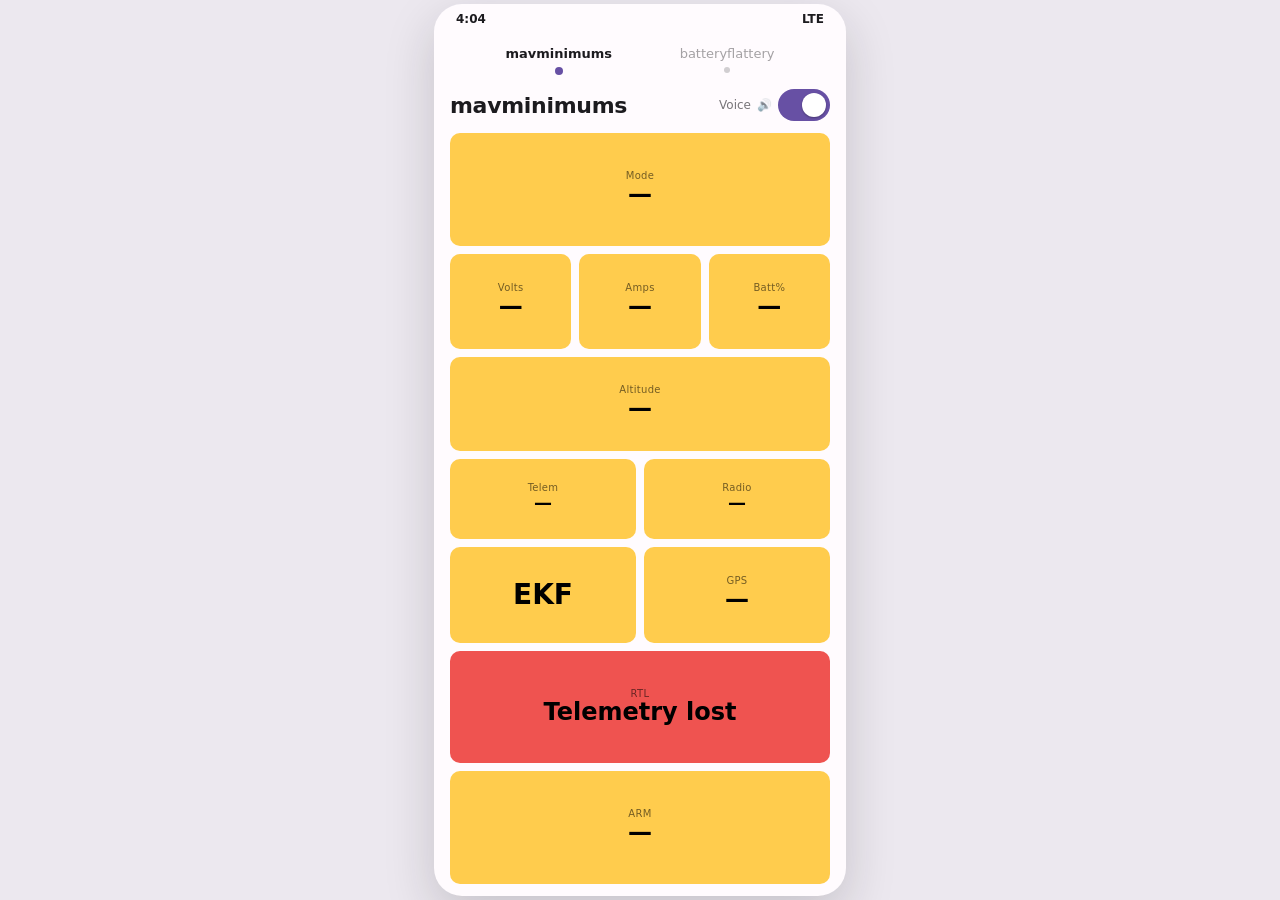
<file: mavminimums/demo.html>
<!DOCTYPE html>
<html lang="en">
<head>
<meta charset="UTF-8" />
<meta name="viewport" content="width=device-width, initial-scale=1" />
<title>mavminimums</title>
<style>
  :root {
    --green: #66BB6A; --yellow: #FFCC4D; --red: #EF5350;
    --surface: #FFFBFE; --on-surface: #1C1B1F; --primary: #6750A4; --outline: #79747E;
  }
  * { box-sizing: border-box; }
  html, body { margin: 0; height: 100%; }
  body {
    min-height: 100dvh; display: grid; place-items: center; background: #ece8ef;
    font-family: Roboto, "Segoe UI", system-ui, sans-serif; color: var(--on-surface);
  }
  .phone {
    width: min(100vw, 412px); height: min(100dvh, 892px); background: var(--surface);
    border-radius: 28px; overflow: hidden; display: flex; flex-direction: column;
    box-shadow: 0 18px 50px rgba(28, 27, 31, 0.18); position: relative;
  }
  .status { height: 28px; padding: 8px 22px 0; display: flex; justify-content: space-between; font-size: 12px; font-weight: 600; }
  .pager { display: flex; justify-content: space-evenly; padding: 10px 16px; }
  .pager button {
    appearance: none; border: 0; background: transparent; padding: 4px 12px; cursor: pointer;
    display: flex; flex-direction: column; align-items: center; gap: 6px;
    font: inherit; font-size: 13px; color: rgba(28, 27, 31, 0.4);
  }
  .pager button[aria-selected="true"] { font-weight: 700; color: var(--on-surface); }
  .pager button .dot { width: 6px; height: 6px; border-radius: 50%; background: rgba(28, 27, 31, 0.2); }
  .pager button[aria-selected="true"] .dot { width: 8px; height: 8px; background: var(--primary); }
  .screen { flex: 1; min-height: 0; display: none; flex-direction: column; padding: 0 16px 12px; }
  .screen.active { display: flex; }
  .hdr { display: flex; align-items: center; justify-content: space-between; padding-bottom: 12px; }
  h1 { margin: 0; font-size: 22px; font-weight: 700; letter-spacing: -0.3px; }
  .voice { display: flex; align-items: center; gap: 6px; font-size: 12px; font-weight: 500; color: rgba(28, 27, 31, 0.6); }
  .switch { width: 52px; height: 32px; border: 0; border-radius: 16px; background: #e7e0ec; position: relative; cursor: pointer; }
  .switch::after { content: ""; position: absolute; top: 4px; left: 4px; width: 24px; height: 24px; border-radius: 50%; background: #fff; box-shadow: 0 1px 2px rgba(0,0,0,0.3); }
  .switch[aria-checked="true"] { background: var(--primary); }
  .switch[aria-checked="true"]::after { transform: translateX(20px); }
  .stack { flex: 1; min-height: 0; display: flex; flex-direction: column; gap: 8px; }
  .row { display: flex; gap: 8px; min-height: 0; }
  .tile {
    background: var(--yellow); border-radius: 10px; min-height: 0;
    display: flex; flex-direction: column; align-items: center; justify-content: center;
    padding: 4px 8px; text-align: center; color: #000; transition: background 0.35s ease;
  }
  .tile.grow-11 { flex: 1.1; } .tile.grow-09 { flex: 0.9; } .row .tile { flex: 1; }
  .cap { font-size: 10px; font-weight: 500; letter-spacing: 0.3px; color: rgba(0,0,0,0.55); }
  .val { font-size: 24px; font-weight: 700; line-height: 1.15; }
  .tile.compact .val { font-size: 18px; } .tile.prominent .val { font-size: 28px; }
  .sub { margin-top: 2px; font-size: 11px; line-height: 1.2; color: rgba(0,0,0,0.72); }
  .field { border: 1px solid var(--outline); border-radius: 4px; padding: 8px 12px 10px; position: relative; }
  .field label { position: absolute; top: -8px; left: 10px; background: var(--surface); padding: 0 4px; font-size: 12px; color: rgba(28,27,31,0.7); }
  .field select { width: 100%; border: 0; background: transparent; font: inherit; font-size: 16px; padding: 8px 0 2px; }
  .log-status { margin: 8px 0 0; font-size: 12px; font-weight: 500; color: rgba(28,27,31,0.55); }
  .log-status.live { color: var(--primary); }
  .samples { margin: 0 0 8px; font-size: 11px; color: rgba(28,27,31,0.5); }
  .log { flex: 1; min-height: 0; display: flex; flex-direction: column; overflow: auto; }
  .log-head, .log-row {
    display: grid; grid-template-columns: 1.1fr 0.7fr 0.6fr; gap: 8px; padding: 6px 8px;
    font-family: ui-monospace, "Roboto Mono", monospace; font-size: 11px;
  }
  .log-head { font-weight: 700; background: rgba(231,224,236,0.5); position: sticky; top: 0; }
  .empty { min-height: 120px; display: grid; place-items: center; color: rgba(28,27,31,0.4); font-size: 14px; }
  .actions { display: flex; gap: 8px; padding-top: 10px; }
  .actions button {
    flex: 1; min-height: 40px; border-radius: 20px; border: 1px solid var(--outline);
    background: transparent; color: var(--primary); font: inherit; font-size: 14px; font-weight: 500; cursor: pointer;
  }
  .actions button:disabled { color: rgba(28,27,31,0.38); border-color: rgba(28,27,31,0.12); cursor: default; }
  .toast {
    position: absolute; left: 50%; bottom: 18px; transform: translateX(-50%) translateY(8px);
    max-width: calc(100% - 32px); padding: 8px 12px; border-radius: 8px; background: #1C1B1F; color: #fff;
    font-size: 13px; line-height: 1.35; text-align: center; white-space: pre-line;
    opacity: 0; pointer-events: none; transition: opacity 0.2s, transform 0.2s; z-index: 5;
  }
  .toast.show { opacity: 1; transform: translateX(-50%) translateY(0); }
  @media (max-width: 460px) {
    body { background: var(--surface); }
    .phone { width: 100%; height: 100dvh; border-radius: 0; box-shadow: none; }
  }
</style>
</head>
<body>
  <div class="phone">
    <div class="status"><span id="clock">9:41</span><span>LTE</span></div>
    <nav class="pager">
      <button type="button" id="tab-mav" aria-selected="true">mavminimums<span class="dot"></span></button>
      <button type="button" id="tab-batt" aria-selected="false">batteryflattery<span class="dot"></span></button>
    </nav>
    <section class="screen active" id="page-mav">
      <header class="hdr">
        <h1>mavminimums</h1>
        <div class="voice">
          <span>Voice</span><span id="voice-ico">🔊</span>
          <button type="button" class="switch" id="voice" role="switch" aria-checked="true" aria-label="Voice"></button>
        </div>
      </header>
      <div class="stack">
        <div class="tile grow-11" id="tile-mode"><div class="cap">Mode</div><div class="val" id="val-mode">—</div></div>
        <div class="row" style="flex:1">
          <div class="tile" id="tile-volts"><div class="cap">Volts</div><div class="val" id="val-volts">—</div></div>
          <div class="tile" id="tile-amps"><div class="cap">Amps</div><div class="val" id="val-amps">—</div></div>
          <div class="tile" id="tile-batt"><div class="cap">Batt%</div><div class="val" id="val-batt">—</div></div>
        </div>
        <div class="tile grow-09" id="tile-alt"><div class="cap">Altitude</div><div class="val" id="val-alt">—</div></div>
        <div class="row" style="flex:0.85">
          <div class="tile compact" id="tile-telem"><div class="cap">Telem</div><div class="val" id="val-telem">—</div><div class="sub" id="sub-telem"></div></div>
          <div class="tile compact" id="tile-radio"><div class="cap">Radio</div><div class="val" id="val-radio">—</div><div class="sub" id="sub-radio"></div></div>
        </div>
        <div class="row" style="flex:1">
          <div class="tile prominent" id="tile-ekf"><div class="val">EKF</div></div>
          <div class="tile" id="tile-gps"><div class="cap">GPS</div><div class="val" id="val-gps">—</div><div class="sub" id="sub-gps"></div></div>
        </div>
        <div class="tile grow-11" id="tile-rtl"><div class="cap">RTL</div><div class="val" id="val-rtl">Telemetry lost</div></div>
        <div class="tile grow-11" id="tile-arm"><div class="cap">ARM</div><div class="val" id="val-arm">—</div></div>
      </div>
    </section>
    <section class="screen" id="page-batt">
      <h1 style="padding-bottom:8px">batteryflattery</h1>
      <div class="field">
        <label for="pack">Battery pack</label>
        <select id="pack">
          <option>1S  (3.7V nom · 4.2V full)</option>
          <option>3S  (11.1V nom · 12.6V full)</option>
          <option selected>4S  (14.8V nom · 16.8V full)</option>
          <option>6S  (22.2V nom · 25.2V full)</option>
        </select>
      </div>
      <p class="log-status" id="log-status">Log paused — no USB link</p>
      <p class="samples" id="sample-count">0 samples</p>
      <div class="log" id="log-scroller">
        <div class="log-head"><span>Time</span><span>V</span><span>A</span></div>
        <div id="log-body"><div class="empty" id="log-empty">Arm to start logging</div></div>
      </div>
      <div class="actions">
        <button type="button" id="btn-reset">Reset</button>
        <button type="button" id="btn-download" disabled>Download</button>
        <button type="button">AI</button>
      </div>
    </section>
    <div class="toast" id="toast" role="status"></div>
  </div>
<script>
(function () {
  var G = "#66BB6A", Y = "#FFCC4D", R = "#EF5350";
  var LOW = 14.0, CRIT = 13.5, WEAK = 100, HDOP_MAX = 2.0;
  var voiceOn = true, samples = [], logClock = Date.now(), prev = {}, lastPhrase = "", lastPhraseAt = 0;

  document.getElementById("tab-mav").onclick = function () { page(0); };
  document.getElementById("tab-batt").onclick = function () { page(1); };
  function page(i) {
    document.getElementById("page-mav").classList.toggle("active", i === 0);
    document.getElementById("page-batt").classList.toggle("active", i === 1);
    document.getElementById("tab-mav").setAttribute("aria-selected", i === 0 ? "true" : "false");
    document.getElementById("tab-batt").setAttribute("aria-selected", i === 1 ? "true" : "false");
  }
  document.getElementById("voice").onclick = function () {
    voiceOn = !voiceOn;
    this.setAttribute("aria-checked", voiceOn ? "true" : "false");
    document.getElementById("voice-ico").textContent = voiceOn ? "\uD83D\uDD0A" : "\uD83D\uDD07";
  };
  document.getElementById("btn-reset").onclick = function () { clearLog(); };

  function paint(id, color) { document.getElementById(id).style.background = color; }
  function text(id, value) { document.getElementById(id).textContent = value; }
  function battColor(s) {
    if (s.linkStale && s.volts != null) return R;
    if (s.volts == null) return Y;
    if (s.volts <= CRIT) return R;
    if (s.volts <= LOW) return Y;
    return G;
  }
  function battLevel(volts) {
    if (volts <= CRIT) return "critical";
    if (volts <= LOW) return "low";
    return "ok";
  }
  function rtlOf(s) {
    if (!s.connected || s.linkStale || !s.heartbeat) return { ready: false, label: "Telemetry lost" };
    if (!s.gps || s.fix < 3) return { ready: false, label: "GPS: no 3D fix" };
    if (s.hdop >= HDOP_MAX) return { ready: false, label: "GPS: HDOP too high" };
    if (!s.ekf) return { ready: false, label: "EKF: unhealthy" };
    return { ready: true, label: "RTL ready" };
  }
  function speak(phrase) {
    if (!phrase || !voiceOn) return;
    var now = Date.now();
    if (phrase === lastPhrase && now - lastPhraseAt < 5000) return;
    lastPhrase = phrase; lastPhraseAt = now;
    var toast = document.getElementById("toast");
    toast.textContent = phrase;
    toast.classList.add("show");
    clearTimeout(speak._t);
    speak._t = setTimeout(function () { toast.classList.remove("show"); }, 1800);
  }
  function modePhrase(mode) {
    return { RTL: "Return to Launch.", LOITER: "Loiter.", LAND: "Land.", ALT_HOLD: "Alt Hold." }[mode] || null;
  }

  function render(s) {
    var phrases = [];
    var bg = battColor(s);
    paint("tile-volts", bg); paint("tile-amps", bg); paint("tile-batt", bg);
    text("val-volts", s.volts == null ? "\u2014" : s.volts.toFixed(1) + "V");
    text("val-amps", s.amps == null ? "\u2014" : Math.round(s.amps) + "A");
    text("val-batt", s.pct == null ? "\u2014" : s.pct + "%");

    if (!s.connected) { paint("tile-mode", Y); text("val-mode", "\u2014"); }
    else if (s.linkStale) { paint("tile-mode", R); text("val-mode", s.mode); }
    else { paint("tile-mode", G); text("val-mode", s.mode); }

    if (s.linkStale || !s.gps) { paint("tile-alt", s.linkStale ? R : Y); text("val-alt", "\u2014"); }
    else { paint("tile-alt", s.altMm ? G : Y); text("val-alt", s.rel + "m"); }

    if (!s.telem || s.linkStale) { paint("tile-telem", Y); text("val-telem", "\u2014"); text("sub-telem", ""); }
    else {
      paint("tile-telem", s.rem < WEAK ? R : G);
      text("val-telem", s.rssi + " \u00b7 " + s.rem); text("sub-telem", "RSSI \u00b7 remRSSI");
    }
    if (!s.radio || s.linkStale) { paint("tile-radio", Y); text("val-radio", "\u2014"); text("sub-radio", ""); }
    else { paint("tile-radio", s.rc < WEAK ? R : G); text("val-radio", String(s.rc)); text("sub-radio", "RC RSSI"); }

    paint("tile-ekf", (!s.heartbeat || s.linkStale || s.ekf == null) ? Y : (s.ekf ? G : Y));

    if (s.linkStale || !s.gps) { paint("tile-gps", Y); text("val-gps", "\u2014"); text("sub-gps", ""); }
    else if (s.fix >= 3) {
      paint("tile-gps", G); text("val-gps", "GPS 3D");
      text("sub-gps", "3D fix \u00b7 " + s.sats + " sats \u00b7 HDOP " + s.hdop.toFixed(1));
    } else { paint("tile-gps", R); text("val-gps", "No fix"); text("sub-gps", "No fix"); }

    var rtl = rtlOf(s);
    paint("tile-rtl", rtl.ready ? G : R);
    text("val-rtl", rtl.label);

    if (!s.heartbeat || s.linkStale) { paint("tile-arm", Y); text("val-arm", "\u2014"); }
    else if (s.armed) { paint("tile-arm", G); text("val-arm", "ARMED"); }
    else { paint("tile-arm", R); text("val-arm", "DISARMED"); }

    var status = document.getElementById("log-status");
    if (!s.connected) { status.textContent = "Log paused \u2014 no USB link"; status.classList.remove("live"); }
    else if (s.armed && !s.linkStale) { status.textContent = "Logging (armed)"; status.classList.add("live"); }
    else { status.textContent = "Log paused \u2014 disarmed"; status.classList.remove("live"); }

    if (prev.seen) {
      var level = (s.volts != null && !s.linkStale) ? battLevel(s.volts) : null;
      if (level && prev.level) {
        if (level === "critical" && prev.level !== "critical") phrases.push("Battery critical.");
        else if (level === "low" && prev.level === "ok") phrases.push("Battery low.");
      }
      if (prev.stale === false && s.linkStale) phrases.push("Telemetry lost.");
      if (prev.rtl === true && !rtl.ready) phrases.push("Return to Launch unavailable. " + rtl.label);
      if (prev.rtl === false && rtl.ready) phrases.push("Return to Launch ready.");
      if (prev.armed != null && s.heartbeat && !s.linkStale && prev.armed !== !!s.armed) phrases.push(s.armed ? "Armed." : "Disarmed.");
      if (prev.remOk === true && s.telem && !s.linkStale && s.rem < WEAK) phrases.push("SiK telemetry weak.");
      if (prev.rcOk === true && s.radio && !s.linkStale && s.rc < WEAK) phrases.push("Control link weak.");
      if (prev.ekf === true && s.ekf === false && !s.linkStale) phrases.push("Navigation warning.");
      if (prev.ekf === false && s.ekf === true && !s.linkStale) phrases.push("Navigation healthy.");
      if (s.heartbeat && !s.linkStale && prev.mode && prev.mode !== s.mode) {
        var mp = modePhrase(s.mode); if (mp) phrases.push(mp);
      }
    }
    prev = {
      seen: true,
      mode: s.mode || prev.mode,
      armed: (s.heartbeat && !s.linkStale) ? !!s.armed : prev.armed,
      level: (s.volts != null && !s.linkStale) ? battLevel(s.volts) : prev.level,
      remOk: (s.telem && !s.linkStale) ? s.rem >= WEAK : prev.remOk,
      rcOk: (s.radio && !s.linkStale) ? s.rc >= WEAK : prev.rcOk,
      ekf: (s.heartbeat && !s.linkStale) ? s.ekf : prev.ekf,
      rtl: rtl.ready,
      stale: !!s.linkStale
    };
    if (phrases.length) speak(phrases.join("\n"));
  }

  function pad(n) { return String(n).padStart(2, "0"); }
  function clock(ms) { var d = new Date(ms); return pad(d.getHours()) + ":" + pad(d.getMinutes()) + ":" + pad(d.getSeconds()); }
  function refreshCount() {
    document.getElementById("sample-count").textContent = samples.length + " samples";
    document.getElementById("btn-download").disabled = samples.length === 0;
  }
  function clearLog() {
    samples = [];
    document.getElementById("log-body").innerHTML = '<div class="empty" id="log-empty">Arm to start logging</div>';
    refreshCount();
  }
  function addSample(volts, amps) {
    logClock += 1000;
    samples.push(1);
    var empty = document.getElementById("log-empty");
    if (empty) empty.remove();
    var el = document.createElement("div");
    el.className = "log-row";
    el.innerHTML = "<span>" + clock(logClock) + "</span><span>" + volts.toFixed(2) + "</span><span>" + amps.toFixed(1) + "</span>";
    document.getElementById("log-body").appendChild(el);
    var scroller = document.getElementById("log-scroller");
    scroller.scrollTop = scroller.scrollHeight;
    refreshCount();
  }
  function wait(ms) { return new Promise(function (r) { setTimeout(r, ms); }); }

  var nolink = { connected: false, linkStale: false, heartbeat: false, volts: null, amps: null, pct: null, gps: false, telem: false, radio: false };
  var ready = {
    connected: true, heartbeat: true, armed: false, mode: "LOITER", volts: 16.8, amps: 0.4, pct: 100,
    gps: true, fix: 3, sats: 16, hdop: 0.8, altMm: 120000, rel: 0, telem: true, rssi: 220, rem: 210, radio: true, rc: 200, ekf: true
  };
  var flight = [
    { mode: "LOITER", volts: 16.6, amps: 6, pct: 97, rel: 2, rssi: 210, rem: 200, rc: 190, ekf: true, hdop: 0.8, sats: 16 },
    { mode: "ALT_HOLD", volts: 16.1, amps: 22, pct: 90, rel: 8, rssi: 208, rem: 198, rc: 186, ekf: true, hdop: 0.9, sats: 16 },
    { mode: "ALT_HOLD", volts: 15.4, amps: 24, pct: 78, rel: 15, rssi: 200, rem: 186, rc: 170, ekf: true, hdop: 1.0, sats: 15 },
    { mode: "LOITER", volts: 14.3, amps: 18, pct: 64, rel: 18, rssi: 196, rem: 160, rc: 150, ekf: true, hdop: 1.1, sats: 15 },
    { mode: "LOITER", volts: 13.9, amps: 16, pct: 52, rel: 18, rssi: 190, rem: 72, rc: 148, ekf: true, hdop: 1.2, sats: 14 },
    { mode: "LOITER", volts: 13.7, amps: 15, pct: 44, rel: 16, rssi: 188, rem: 150, rc: 64, ekf: true, hdop: 2.6, sats: 13 },
    { mode: "RTL", volts: 13.4, amps: 12, pct: 36, rel: 10, rssi: 200, rem: 180, rc: 170, ekf: false, hdop: 1.1, sats: 14 },
    { mode: "LAND", volts: 13.2, amps: 8, pct: 30, rel: 1, rssi: 206, rem: 188, rc: 176, ekf: true, hdop: 0.9, sats: 15 }
  ];
  function frame(step, armed) {
    return {
      connected: true, heartbeat: true, armed: armed, gps: true, telem: true, radio: true, fix: 3,
      altMm: 120000 + step.rel * 1000, mode: step.mode, volts: step.volts, amps: step.amps, pct: step.pct,
      rel: step.rel, rssi: step.rssi, rem: step.rem, rc: step.rc, ekf: step.ekf, hdop: step.hdop, sats: step.sats
    };
  }

  async function run() {
    while (true) {
      clearLog();
      prev = {};
      render(nolink);
      await wait(2000);
      render(ready);
      await wait(2200);
      logClock = Date.now();
      for (var i = 0; i < flight.length; i++) {
        var f = frame(flight[i], true);
        render(f);
        addSample(f.volts, f.amps);
        await wait(1300);
      }
      render(frame(flight[flight.length - 1], false));
      await wait(2000);
      var lost = frame(flight[flight.length - 1], false);
      lost.linkStale = true;
      render(lost);
      await wait(2000);
    }
  }

  function tick() {
    var d = new Date();
    document.getElementById("clock").textContent = d.getHours() + ":" + pad(d.getMinutes());
  }
  tick(); setInterval(tick, 30000); run();
})();
</script>
</body>
</html>
</file>
